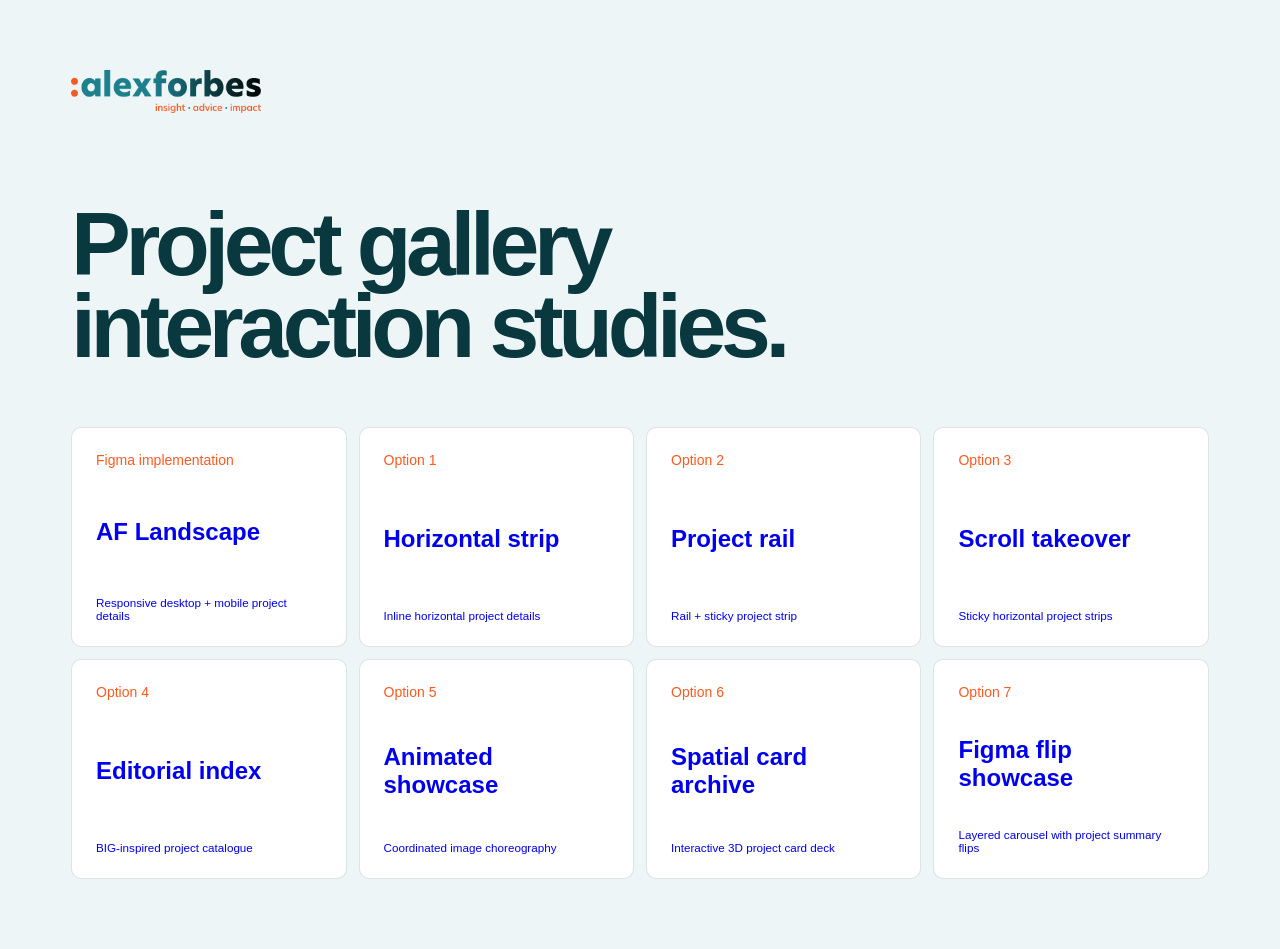
<file: index.html>
<!doctype html><html lang="en"><head><meta charset="utf-8"><meta name="viewport" content="width=device-width,initial-scale=1"><title>AF Gallery — Figma Prototypes</title><link rel="stylesheet" href="styles.css?v=20261023-option5-launcher"></head><body><main class="launcher"><img src="assets/exforbes-logo.png" alt="Alex Forbes"><h1>Project gallery interaction studies.</h1><nav class="launch-grid"><a href="landscape.html"><span>Figma implementation</span><b>AF Landscape</b><small>Responsive desktop + mobile project details</small></a><a href="main-opt-1.html"><span>Option 1</span><b>Horizontal strip</b><small>Inline horizontal project details</small></a><a href="path-4.html"><span>Option 2</span><b>Project rail</b><small>Rail + sticky project strip</small></a><a href="option-3.html"><span>Option 3</span><b>Scroll takeover</b><small>Sticky horizontal project strips</small></a><a href="option-4.html"><span>Option 4</span><b>Editorial index</b><small>BIG-inspired project catalogue</small></a><a href="option-5.html"><span>Option 5</span><b>Animated showcase</b><small>Coordinated image choreography</small></a><a href="option-6.html"><span>Option 6</span><b>Spatial card archive</b><small>Interactive 3D project card deck</small></a><a href="option-7.html"><span>Option 7</span><b>Figma flip showcase</b><small>Layered carousel with project summary flips</small></a></nav></main></body></html>
</file>
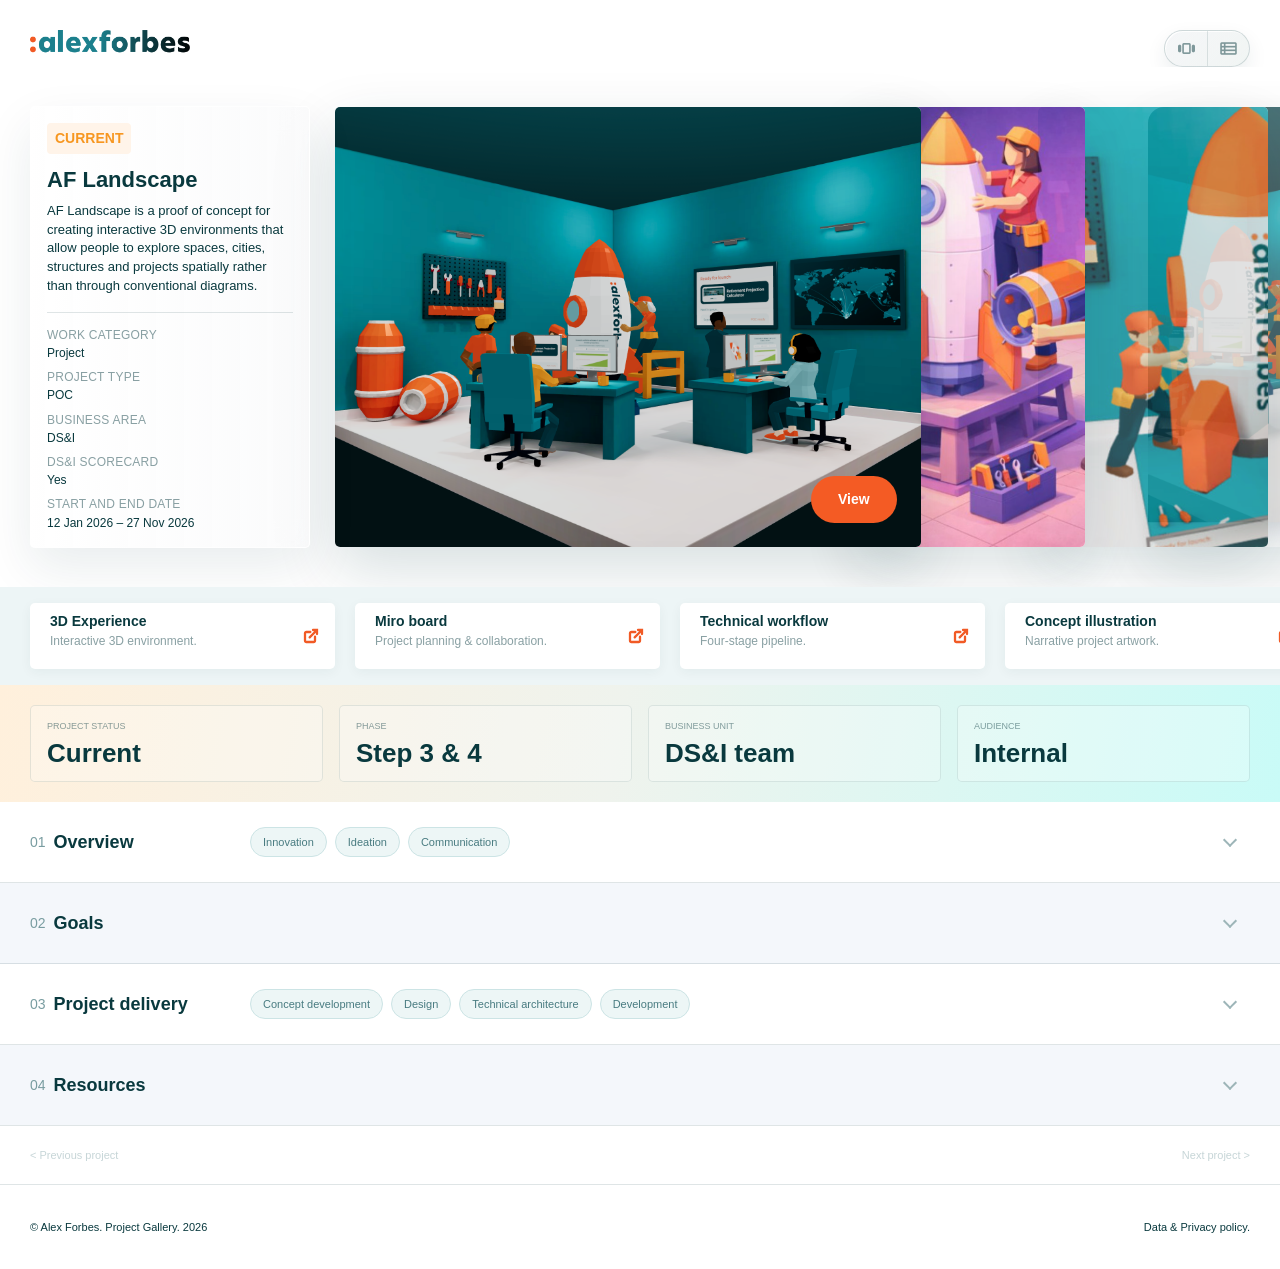
<file: landscape.html>
<!doctype html>
<html lang="en">
<head>
  <meta charset="utf-8">
  <meta name="viewport" content="width=device-width,initial-scale=1">
  <title>AF Landscape — Project details</title>
  <link rel="preconnect" href="https://fonts.googleapis.com">
  <link rel="preconnect" href="https://fonts.gstatic.com" crossorigin>
  <link href="https://fonts.googleapis.com/css2?family=Material+Symbols+Rounded:opsz,wght,FILL,GRAD@20..48,400,0,0" rel="stylesheet">
  <link rel="stylesheet" href="landscape.css?v=20261112-hidden-resource-scrollbar">
</head>
<body>
  <header class="topbar">
    <a class="topbar-logo" href="option-7.html" aria-label="Back to project gallery"><img src="assets/exforbes-logo.png" alt="Alexforbes"></a>
    <nav class="view-switch" aria-label="Project display view">
      <a class="view-switch-option" href="option-7.html" aria-label="Open gallery view" title="Gallery view"><span class="material-symbols-rounded" aria-hidden="true">view_carousel</span><span class="sr-only">Gallery view</span></a>
      <a class="view-switch-option" href="option-7-index.html" aria-label="Open project index" title="Project index"><span class="material-symbols-rounded" aria-hidden="true">view_list</span><span class="sr-only">Project index</span></a>
    </nav>
  </header>

  <main>
    <section class="hero">
      <div class="hero-glow glow-one"></div><div class="hero-glow glow-two"></div>
      <div class="hero-inner">
        <article class="glass project-intro">
          <span class="status current">Current</span>
          <h1>AF Landscape</h1>
          <p>AF Landscape is a proof of concept for creating interactive 3D environments that allow people to explore spaces, cities, structures and projects spatially rather than through conventional diagrams.</p>
          <dl class="project-meta">
            <div><dt>Work category</dt><dd>Project</dd></div>
            <div><dt>Project type</dt><dd>POC</dd></div>
            <div><dt>Business area</dt><dd>DS&amp;I</dd></div>
            <div><dt>DS&amp;I scorecard</dt><dd>Yes</dd></div>
            <div><dt>Start and end date</dt><dd>12 Jan 2026 – 27 Nov 2026</dd></div>
          </dl>
        </article>
        <div class="hero-stack">
          <figure class="deck-card hero-card" tabindex="0"><img src="assets/af-engage.png" alt="AF Landscape interactive 3D environment"><button>View</button></figure>
          <figure class="deck-card peek peek-a" tabindex="0"><img src="assets/hero-project-04.png" alt="AF Landscape concept artwork"><button>View</button></figure>
          <figure class="deck-card peek peek-b" tabindex="0"><img src="assets/hero-project-05.png" alt="AF Landscape environment artwork"><button>View</button></figure>
          <figure class="deck-card peek peek-c" tabindex="0"><img src="assets/hero-project-06.png" alt="AF Landscape interface artwork"><button>View</button></figure>
          <button class="hero-arrow hero-arrow-prev" type="button" aria-label="Previous project image">‹</button>
          <button class="hero-arrow hero-arrow-next" type="button" aria-label="Next project image">›</button>
        </div>
      </div>
      <div class="resource-strip-shell">
        <div class="resource-strip" aria-label="Project resources">
          <a href="#files"><b>3D Experience</b><span>Interactive 3D environment.</span><i>↗</i></a>
          <a href="#files"><b>Miro board</b><span>Project planning &amp; collaboration.</span><i>↗</i></a>
          <a href="#workflow"><b>Technical workflow</b><span>Four-stage pipeline.</span><i>↗</i></a>
          <a href="#files"><b>Concept illustration</b><span>Narrative project artwork.</span><i>↗</i></a>
          <a href="#files"><b>Environment assets</b><span>3D models and assets.</span><i>↗</i></a>
          <a href="#files"><b>Environment screenshots</b><span>Views and content-editor.</span><i>↗</i></a>
        </div>
      </div>
      <div class="summary">
        <div><small>Project status</small><strong>Current</strong></div>
        <div><small>Phase</small><strong>Step 3 &amp; 4</strong></div>
        <div><small>Business unit</small><strong>DS&amp;I team</strong></div>
        <div><small>Audience</small><strong>Internal</strong></div>
      </div>
    </section>

    <section class="chapter collapsed" id="overview">
      <header class="chapter-head"><div><small>01</small><h2>Overview</h2></div><div class="tags"><span>Innovation</span><span>Ideation</span><span>Communication</span></div><button class="fold" aria-label="Toggle section">⌃</button></header>
      <div class="chapter-body">
        <article class="row"><div class="row-title"><small>1.1</small><h3>Background</h3></div><div><label>What prompted the project</label><p>Organisational information is often presented through static diagrams, documents and presentations. AF Landscape explores a more engaging way to communicate how teams, roles, processes and projects connect.</p><p>The project combines a visually designed 3D environment with editable information, animation and interaction.</p></div></article>
        <article class="row"><div class="row-title"><small>1.2</small><h3>Problem or<br>opportunity</h3></div><div><label>What had to be solved</label><p>Complex organisational information can be difficult to understand when presented without context. An interactive world creates an opportunity for users to explore information spatially, focus on individual elements and move between different levels of detail.</p></div></article>
        <article class="row"><div class="row-title"><small>1.3</small><h3>Audience</h3></div><div><label>Who is it for</label><p>The proposed audience includes employees, project teams and business stakeholders who need to understand a team’s responsibilities and delivery process.</p></div></article>
        <article class="row contributors"><div class="row-title"><small>1.4</small><h3>Team &amp;<br>contributors</h3></div><div class="team-groups"><section class="team-card"><h4>DS&amp;I Team</h4><div class="team-members"><div><span class="person-orange">SP</span><b>Sponsor</b></div><div><span class="person-orange">PO</span><b>Product owner</b></div></div></section><section class="team-card"><h4>Turnbuckle Team</h4><div class="team-members"><div><span>PL</span><b>Project lead</b></div><div><span>D</span><b>Designer</b></div><div><span>DV</span><b>Back-end developer</b></div></div></section></div></article>
      </div>
    </section>

    <section class="chapter tint collapsed" id="goals">
      <header class="chapter-head"><div><small>02</small><h2>Goals</h2></div><button class="fold" aria-label="Toggle section">⌃</button></header>
      <div class="chapter-body">
        <article class="row"><div class="row-title"><small>2.1</small><h3>Success criteria</h3></div><div><label>How do we gauge its success</label><ul class="criteria"><li>Make complex organisational information easier to understand and more enjoyable to explore.</li><li>Represent a software delivery process through a recognisable visual metaphor.</li><li>Establish a reusable foundation for future interactive worlds and project visualisations.</li></ul></div></article>
        <article class="row"><div class="row-title"><small>2.2</small><h3>Progress against<br>success criteria</h3></div><div class="progress-table"><b>Success criteria</b><b>Progress</b><span>Make complex organisational information easier to understand and more enjoyable to explore.</span><span>The 3D environment uses rocket assembly, preparation and launch to represent the software delivery process.</span><span>Combine immersive storytelling with flexible, editable content.</span><span>The editor allows titles, descriptions, images and links to be updated without rebuilding the 3D scene.</span><span>Establish a reusable foundation for future interactive worlds and project visualisations.</span><em>Pending</em></div></article>
      </div>
    </section>

    <section class="chapter collapsed" id="delivery">
      <header class="chapter-head"><div><small>03</small><h2>Project <br>delivery</h2></div><div class="tags"><span>Concept development</span><span>Design</span><span>Technical architecture</span><span>Development</span></div><button class="fold" aria-label="Toggle section">⌃</button></header>
      <div class="chapter-body">
        <article class="row delivery-row"><div class="row-title"><small>3.1</small><h3>Phases &amp;<br>deliverables</h3></div><div class="phase-list">
          <details class="complete"><summary><i aria-hidden="true"><span class="material-symbols-rounded">check</span></i><span>Concept development <b class="pill done">Completed</b></span></summary></details>
          <details class="complete" open><summary><i aria-hidden="true"><span class="material-symbols-rounded">check</span></i><span>3D design &amp; asset creation <b class="pill done">Completed</b></span></summary><div class="deliverables"><article><div><span class="eyebrow">3D model</span><h4>Asset creation</h4><span class="pill done">Completed</span><small>12 Jan 2025 – 23 Jan 2025</small></div><p>A low-poly visual language gave the environment a distinctive character while keeping assets lightweight for the web. Environments, characters, lighting, textures and animations were authored in Blender.</p><img src="assets/hero-project-05.png" alt="Reusable 3D characters"></article><article><div><span class="eyebrow">3D model</span><h4>Software delivery team environment</h4><span class="pill done">Completed</span><small>26 Jan 2025 – 30 Jan 2025</small></div><p>A low-poly environment representing a software delivery team, including characters, desks, a central rocket and supporting assets.</p><img src="assets/af-engage.png" alt="Software delivery team environment"></article></div></details>
          <details class="active"><summary><i>3</i><span>Technical architecture <b class="pill current">Current</b></span></summary></details>
          <details class="active"><summary><i>4</i><span>Web development &amp; interaction <b class="pill current">Current</b></span></summary></details>
          <details><summary><i>5</i><span>Content editor development <b class="pill proposed">Proposed</b></span></summary></details>
        </div></article>
        <article class="row"><div class="row-title"><small>3.2</small><h3>Timeline</h3></div><div class="timeline"><label>Project dates — 12 Jan 2026 – 31 Dec 2026</label><div class="quarters"><b>Phase</b><b>Status</b><b>Q1</b><b>Q2</b><b>Q3</b><b>Q4</b></div><div class="timeline-row"><span>Concept development</span><span class="pill done">Completed</span><div class="timeline-track"><i style="--from:0%;--size:24%"></i></div></div><div class="timeline-row"><span>3D design &amp; asset creation</span><span class="pill done">Completed</span><div class="timeline-track"><i style="--from:12%;--size:25%"></i></div></div><div class="timeline-row"><span>Technical architecture</span><span class="pill current">Current</span><div class="timeline-track"><i class="orange" style="--from:38%;--size:25%"></i></div></div><div class="timeline-row"><span>Web development &amp; interaction</span><span class="pill current">Current</span><div class="timeline-track"><i class="orange" style="--from:63%;--size:24%"></i></div></div><div class="timeline-row"><span>Content editor development</span><span class="pill proposed">Proposed</span><div class="timeline-track"><i class="grey" style="--from:76%;--size:24%"></i></div></div></div></article>
        <article class="row"><div class="row-title"><small>3.3</small><h3>Project<br>reflections</h3></div><div><label>Describe your experience of the project</label><p>AF Landscape provides a promising foundation for presenting team information in a more engaging way. Focusing on one software delivery team helped give the experience a clear story and manageable scope.</p><p>The next priority should be testing with internal teams to understand how easily they can explore the environment and find relevant information.</p></div></article>
      </div>
    </section>

    <section class="chapter tint collapsed" id="resources">
      <header class="chapter-head"><div><small>04</small><h2>Resources</h2></div><button class="fold" aria-label="Toggle section">⌃</button></header>
      <div class="chapter-body">
        <article class="row"><div class="row-title"><small>4.1</small><h3>Tools &amp;<br>technology</h3></div><table><thead><tr><th>Tool / technology</th><th>Role</th></tr></thead><tbody><tr><td>Blender</td><td>Environments, assets, materials, lighting, rigging and animation</td></tr><tr><td>Python</td><td>Asset preparation and optimisation</td></tr><tr><td>React</td><td>Interface and editing controls</td></tr><tr><td>React Three Fiber</td><td>Integration of interactive 3D scenes within React</td></tr><tr><td>Three.js</td><td>3D rendering and scene interaction</td></tr><tr><td>Vite</td><td>Web application development and build tooling</td></tr><tr><td>Miro</td><td>Concept planning and collaboration</td></tr></tbody></table></article>
        <article class="row" id="workflow"><div class="row-title"><small>4.2</small><h3>How it works</h3></div><div class="workflow"><label>How do the different parts work together</label><div><article><b>01</b><h4>Scene creation</h4><p>Building assets, materials and animations.</p></article><article><b>02</b><h4>Asset preparation</h4><p>Optimising and organising content for the web.</p></article><article><b>03</b><h4>Web integration</h4><p>Bringing the prepared scenes into the interactive application.</p></article><article><b>04</b><h4>Interaction &amp; information</h4><p>Configuring information, camera views and animation actions.</p></article></div></div></article>
        <article class="row" id="files"><div class="row-title"><small>4.3</small><h3>Files &amp; links</h3></div><div class="files"><label>Where to access supporting material</label><div class="file-grid"><a><img src="assets/af-engage.png" alt=""><b>Forbes 3D Experience</b><span>Explore the software delivery team within an interactive 3D environment.</span><i>↗ View</i></a><a><img src="assets/hero-project-02.png" alt=""><b>Miro project board</b><span>Project planning and collaboration.</span><i>↗ View</i></a><a><img src="assets/hero-project-03.png" alt=""><b>Technical workflow diagram</b><span>How content moves from source system to experience.</span><i>↗ View</i></a><a><img src="assets/hero-project-04.png" alt=""><b>Concept illustration</b><span>Early narrative and spatial artwork for the project.</span><i>↗ View</i></a><a><img src="assets/hero-project-05.png" alt=""><b>Character and environment assets</b><span>3D character and environment production files.</span><i>↗ View</i></a><a><img src="assets/hero-project-06.png" alt=""><b>Environment and editor screenshots</b><span>Reference views and content-editor layouts.</span><i>↗ View</i></a></div></div></article>
      </div>
    </section>
  </main>
  <nav class="project-pagination" aria-label="Project navigation">
    <a class="is-disabled" aria-label="Previous project unavailable" aria-disabled="true" tabindex="-1">&lt; Previous project</a>
    <a class="is-disabled" aria-label="Next project unavailable" aria-disabled="true" tabindex="-1">Next project &gt;</a>
  </nav>
  <footer><span>© Alex Forbes. Project Gallery. 2026</span><span>Data &amp; Privacy policy.</span></footer>
  <script src="landscape.js?v=20261112-hidden-resource-scrollbar"></script>
</body>
</html>
</file>
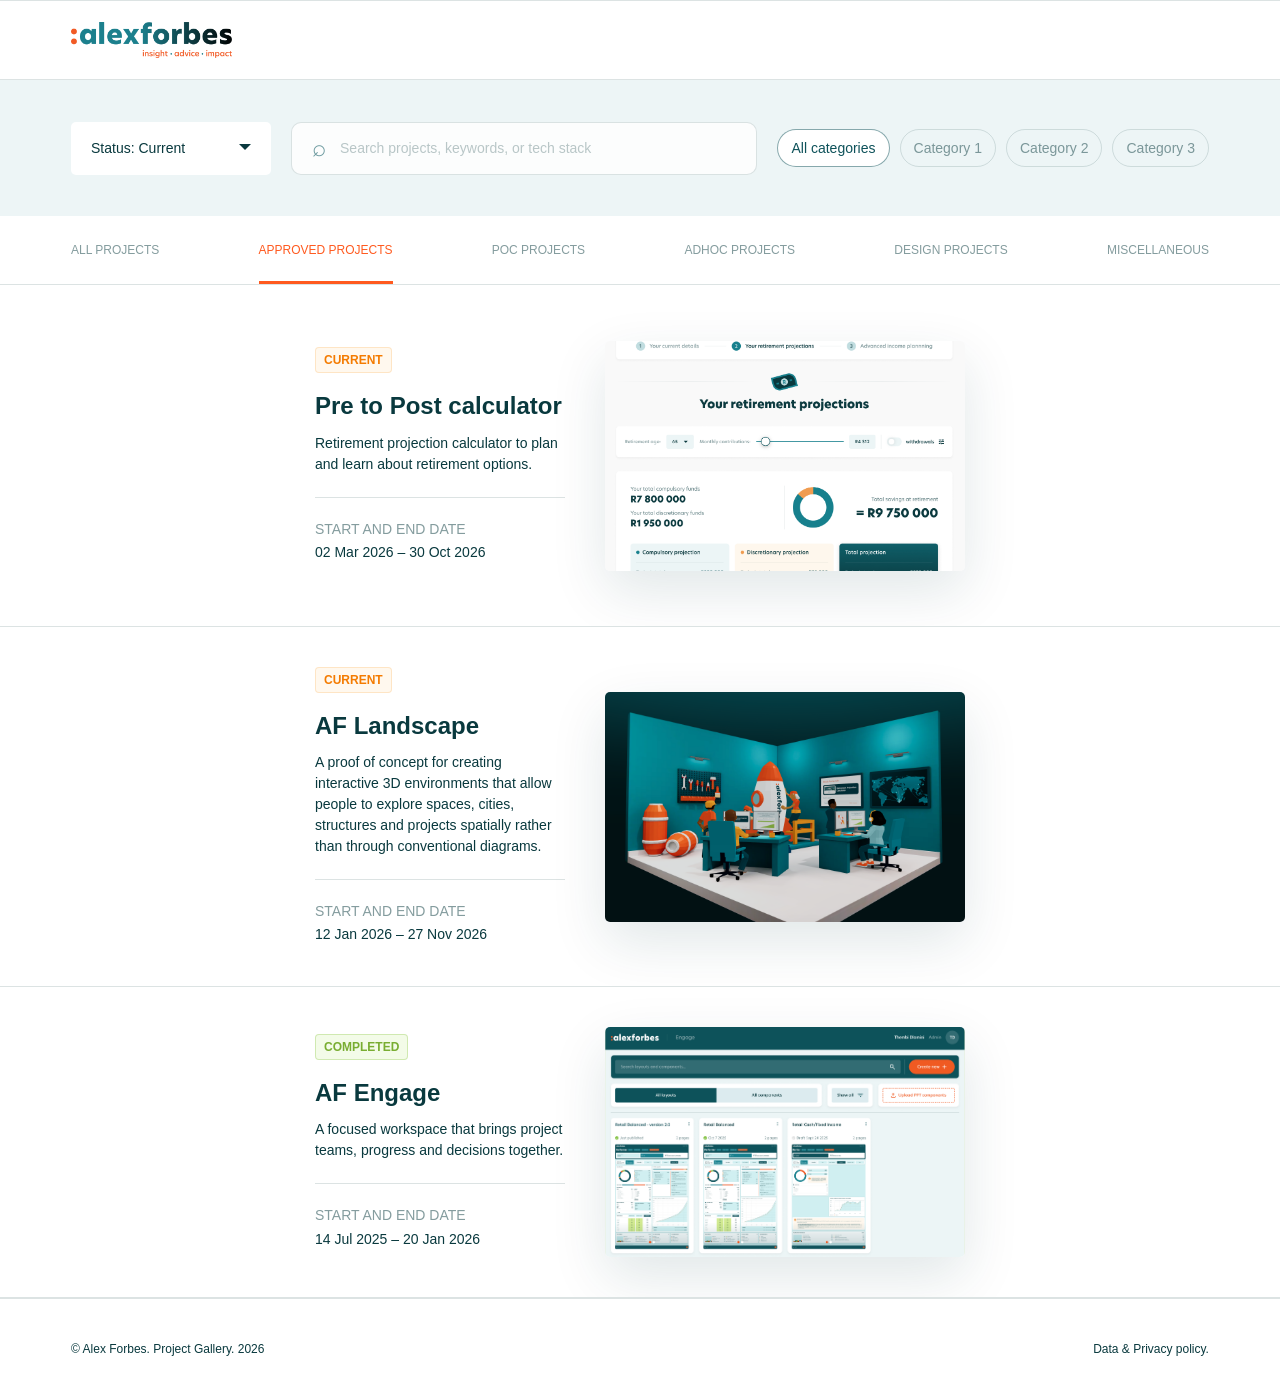
<file: main-opt-1.html>
<!doctype html><html lang="en"><head><meta charset="utf-8"><meta name="viewport" content="width=device-width,initial-scale=1"><title>AF Gallery — Option 1: Horizontal strip</title><link rel="stylesheet" href="styles.css?v=20261023-option1-restored"></head><body><div class="app option1-app" id="app"></div><script src="app.js"></script><script>
const app=document.querySelector('#app');
app.innerHTML=header()+`<main id="list"></main>`+footer();
const list=document.querySelector('#list');
const rowMarkup=p=>`<article class="list-row" data-id="${p.id}" data-title="${p.title.toLowerCase()}" aria-expanded="false"><div class="list-info">${info(p)}</div>${art(p)}</article>`;
list.innerHTML=projects.map(rowMarkup).join('');
const landscape=list.querySelector('[data-id="landscape"]');
function expandLandscape(){
  if(landscape.classList.contains('is-expanded'))return;
  const y=window.scrollY;
  const update=()=>{
    landscape.className='list-row is-selected is-expanded';
    landscape.setAttribute('aria-expanded','true');
    landscape.innerHTML=`<div class="expanded-track"><div class="list-info expanded-context">${info(projects[1])}<button class="view-btn" type="button">View</button></div>${art(projects[1])}<dl class="meta expanded-meta"><div><dt>Work category</dt><dd>Project</dd></div><div><dt>Project type</dt><dd>POC</dd></div><div><dt>Business area</dt><dd>DS&amp;I</dd></div><div><dt>DS&amp;I scorecard</dt><dd>Yes</dd></div></dl>${overview()}${landscapeContinuation()}</div>`;
  };
  if(document.startViewTransition&&!matchMedia('(prefers-reduced-motion: reduce)').matches){
    document.documentElement.classList.add('is-transitioning');
    const transition=document.startViewTransition(update);
    transition.ready.then(()=>window.scrollTo(0,y));
    transition.finished.finally(()=>{document.documentElement.classList.remove('is-transitioning');scheduleScrollHint()});
  }else{
    const startHeight=landscape.getBoundingClientRect().height;
    update();
    const endHeight=landscape.getBoundingClientRect().height;
    landscape.animate([{height:startHeight+'px',opacity:.96},{height:endHeight+'px',opacity:1}],{duration:1050,easing:'cubic-bezier(.16,1,.3,1)'});
    window.scrollTo(0,y);scheduleScrollHint()
  }
  sessionStorage.setItem('af-main-scroll',String(y));
}
let isCollapsing=false;
async function collapseLandscape(){
  if(!landscape.classList.contains('is-expanded')||isCollapsing)return;
  isCollapsing=true;
  clearTimeout(hintTimer);
  const y=window.scrollY;
  const update=()=>{
    landscape.className='list-row';
    landscape.setAttribute('aria-expanded','false');
    landscape.innerHTML=`<div class="list-info">${info(projects[1])}</div>${art(projects[1])}`;
    landscape.scrollLeft=0;
    userMoved=false;
  };
  if(!matchMedia('(prefers-reduced-motion: reduce)').matches){
    const expandedHeight=landscape.getBoundingClientRect().height;
    const track=landscape.querySelector('.expanded-track');
    if(track)await track.animate([
      {opacity:1,transform:'translate3d(0,0,0) scale(1)',filter:'blur(0)'},
      {opacity:0,transform:'translate3d(-10px,4px,0) scale(.996)',filter:'blur(1.5px)'}
    ],{duration:220,easing:'cubic-bezier(.4,0,.6,1)',fill:'forwards'}).finished.catch(()=>{});
    const contractAnimation=landscape.animate([
      {height:expandedHeight+'px',filter:'brightness(1)'},
      {height:'310px',filter:'brightness(.98)'}
    ],{duration:480,easing:'cubic-bezier(.76,0,.24,1)',fill:'forwards'});
    await contractAnimation.finished.catch(()=>{});
    update();
    contractAnimation.cancel();
    window.scrollTo(0,y);
    const children=[...landscape.children];
    children.forEach((child,index)=>child.animate([
      {opacity:0,transform:'translateY(8px)'},
      {opacity:1,transform:'translateY(0)'}
    ],{duration:460,delay:40+index*55,easing:'cubic-bezier(.16,1,.3,1)',fill:'backwards'}));
  }else{
    update();
    window.scrollTo(0,y);
  }
  setTimeout(()=>{isCollapsing=false},580);
}
list.addEventListener('click',e=>{const row=e.target.closest('[data-id]');if(row?.dataset.id==='landscape')expandLandscape()});
landscape.addEventListener('pointermove',e=>{const card=e.target.closest('.expanded-context');if(!card)return;const r=card.getBoundingClientRect();const x=(e.clientX-r.left)/r.width-.5;const y=(e.clientY-r.top)/r.height-.5;card.style.setProperty('--context-tilt-x',`${(-y*3).toFixed(2)}deg`);card.style.setProperty('--context-tilt-y',`${(x*6-2).toFixed(2)}deg`)});
landscape.addEventListener('pointerleave',()=>{const card=landscape.querySelector('.expanded-context');if(!card)return;card.style.setProperty('--context-tilt-x','0deg');card.style.setProperty('--context-tilt-y','-2deg')});
let dragging=false,startX=0,startLeft=0,userMoved=false,jiggling=false,hintTimer;
function scheduleScrollHint(){
  clearTimeout(hintTimer);
  if(matchMedia('(prefers-reduced-motion: reduce)').matches)return;
  hintTimer=setTimeout(()=>{if(!userMoved&&landscape.scrollLeft<4)jiggleScroll()},1500)
}
function jiggleScroll(){
  jiggling=true;
  const start=performance.now(),duration=1200,amplitude=42;
  function frame(now){
    const progress=Math.min((now-start)/duration,1);
    landscape.scrollLeft=Math.abs(Math.sin(progress*Math.PI*2))*amplitude*(1-progress*.25);
    if(progress<1)requestAnimationFrame(frame);else{landscape.scrollLeft=0;jiggling=false}
  }
  requestAnimationFrame(frame)
}
landscape.addEventListener('pointerdown',e=>{if(!landscape.classList.contains('is-expanded'))return;userMoved=true;dragging=true;startX=e.clientX;startLeft=landscape.scrollLeft;landscape.setPointerCapture(e.pointerId)});
landscape.addEventListener('pointermove',e=>{if(dragging)landscape.scrollLeft=startLeft-(e.clientX-startX)});
landscape.addEventListener('pointerup',()=>dragging=false);
landscape.addEventListener('pointercancel',()=>dragging=false);
landscape.addEventListener('wheel',()=>userMoved=true,{passive:true});
landscape.addEventListener('touchstart',()=>userMoved=true,{passive:true});
landscape.addEventListener('scroll',()=>{if(!jiggling&&landscape.scrollLeft>4)userMoved=true},{passive:true});
document.addEventListener('click',e=>{if(landscape.classList.contains('is-expanded')&&!e.target.closest('.list-row.is-expanded'))collapseLandscape()});
bindFilters();
if('scrollRestoration' in history)history.scrollRestoration='manual';
sessionStorage.removeItem('af-main-scroll');
requestAnimationFrame(()=>window.scrollTo({top:0,left:0,behavior:'instant'}));
if(new URLSearchParams(location.search).get('expanded')==='1')expandLandscape();
</script></body></html>
</file>
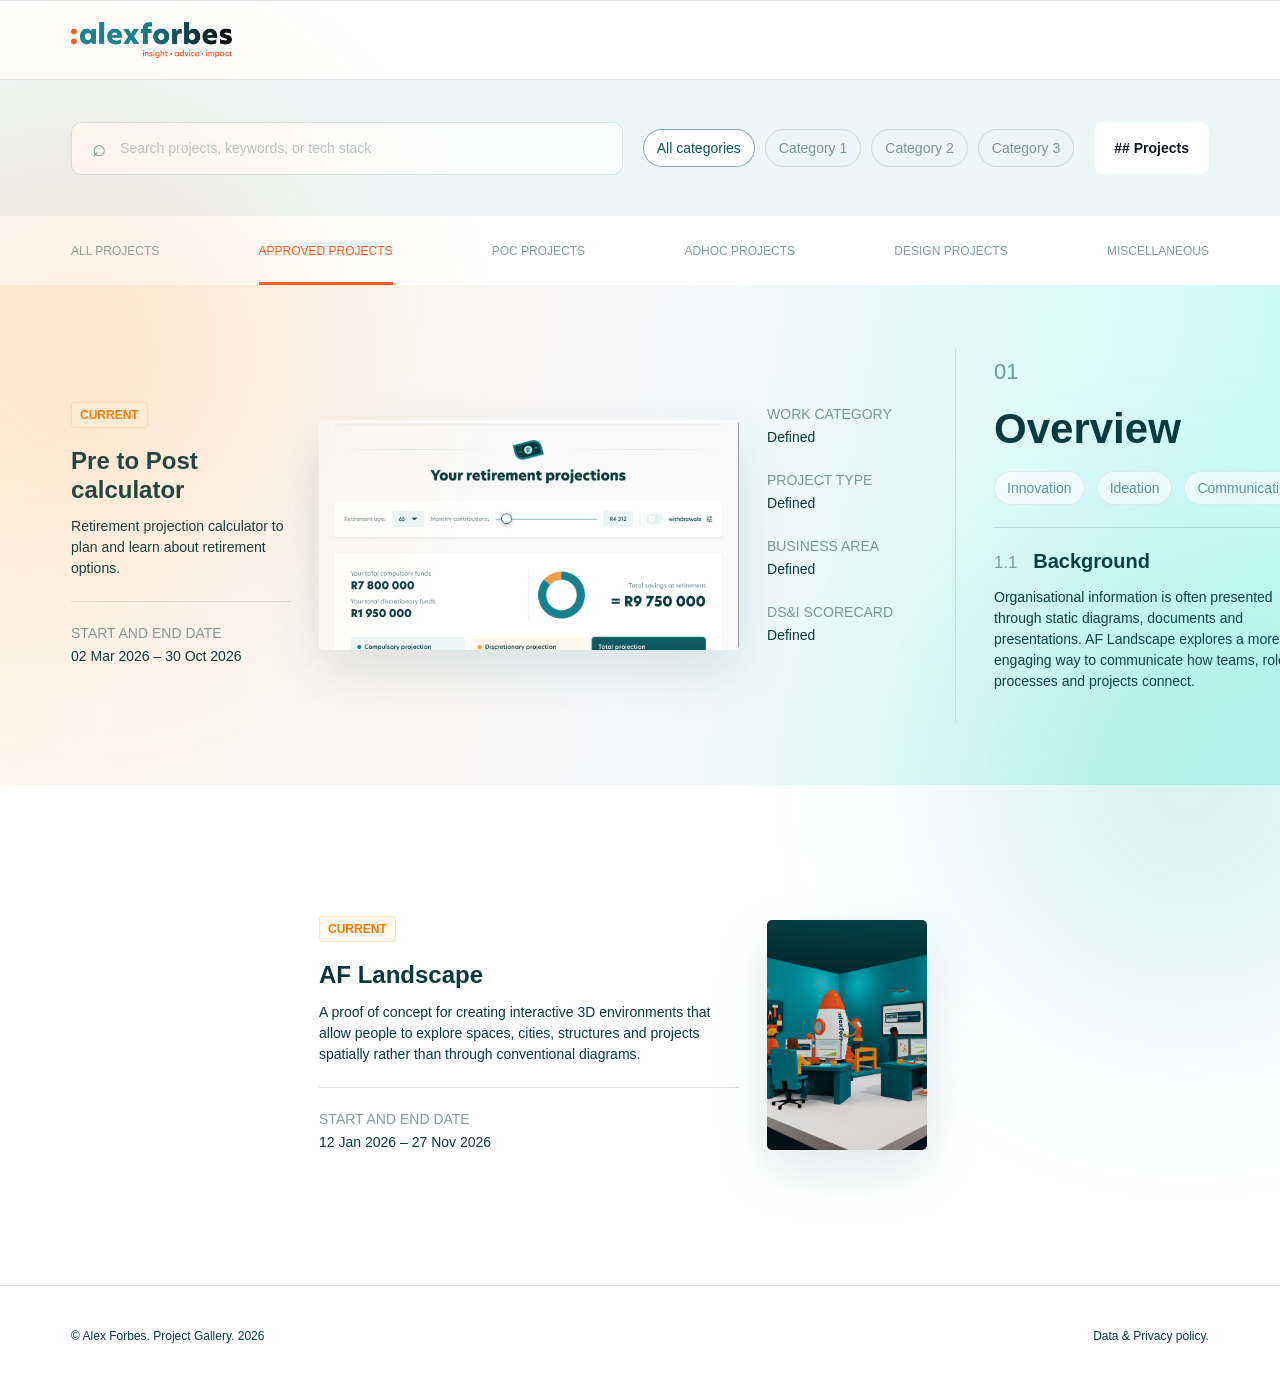
<file: option-2.html>
<!doctype html><html lang="en"><head><meta charset="utf-8"><meta name="viewport" content="width=device-width,initial-scale=1"><title>AF Gallery — Main Option 2</title><link rel="stylesheet" href="styles.css"></head><body><div class="app" id="app"></div><script src="app.js"></script><script>
const app=document.querySelector('#app');app.innerHTML=header().replace('<button class="select"><span>Status: </span><b>Current</b></button>','').replace('</section><nav','<span class="count">## Projects</span></section><nav')+`<main id="opt2"></main>`+footer();const root=document.querySelector('#opt2');root.innerHTML=`<section class="opt2-row gradient glow"><div class="opt2-intro">${info(projects[0])}</div><div>${art(projects[0])}</div><dl class="meta"><div><dt>Work category</dt><dd>Defined</dd></div><div><dt>Project type</dt><dd>Defined</dd></div><div><dt>Business area</dt><dd>Defined</dd></div><div><dt>DS&amp;I scorecard</dt><dd>Defined</dd></div></dl>${overview()}</section><section class="opt2-row white"><div></div><div class="opt2-intro">${info(projects[1])}</div><div>${art(projects[1])}</div></section>`;bindFilters();
</script></body></html>
</file>
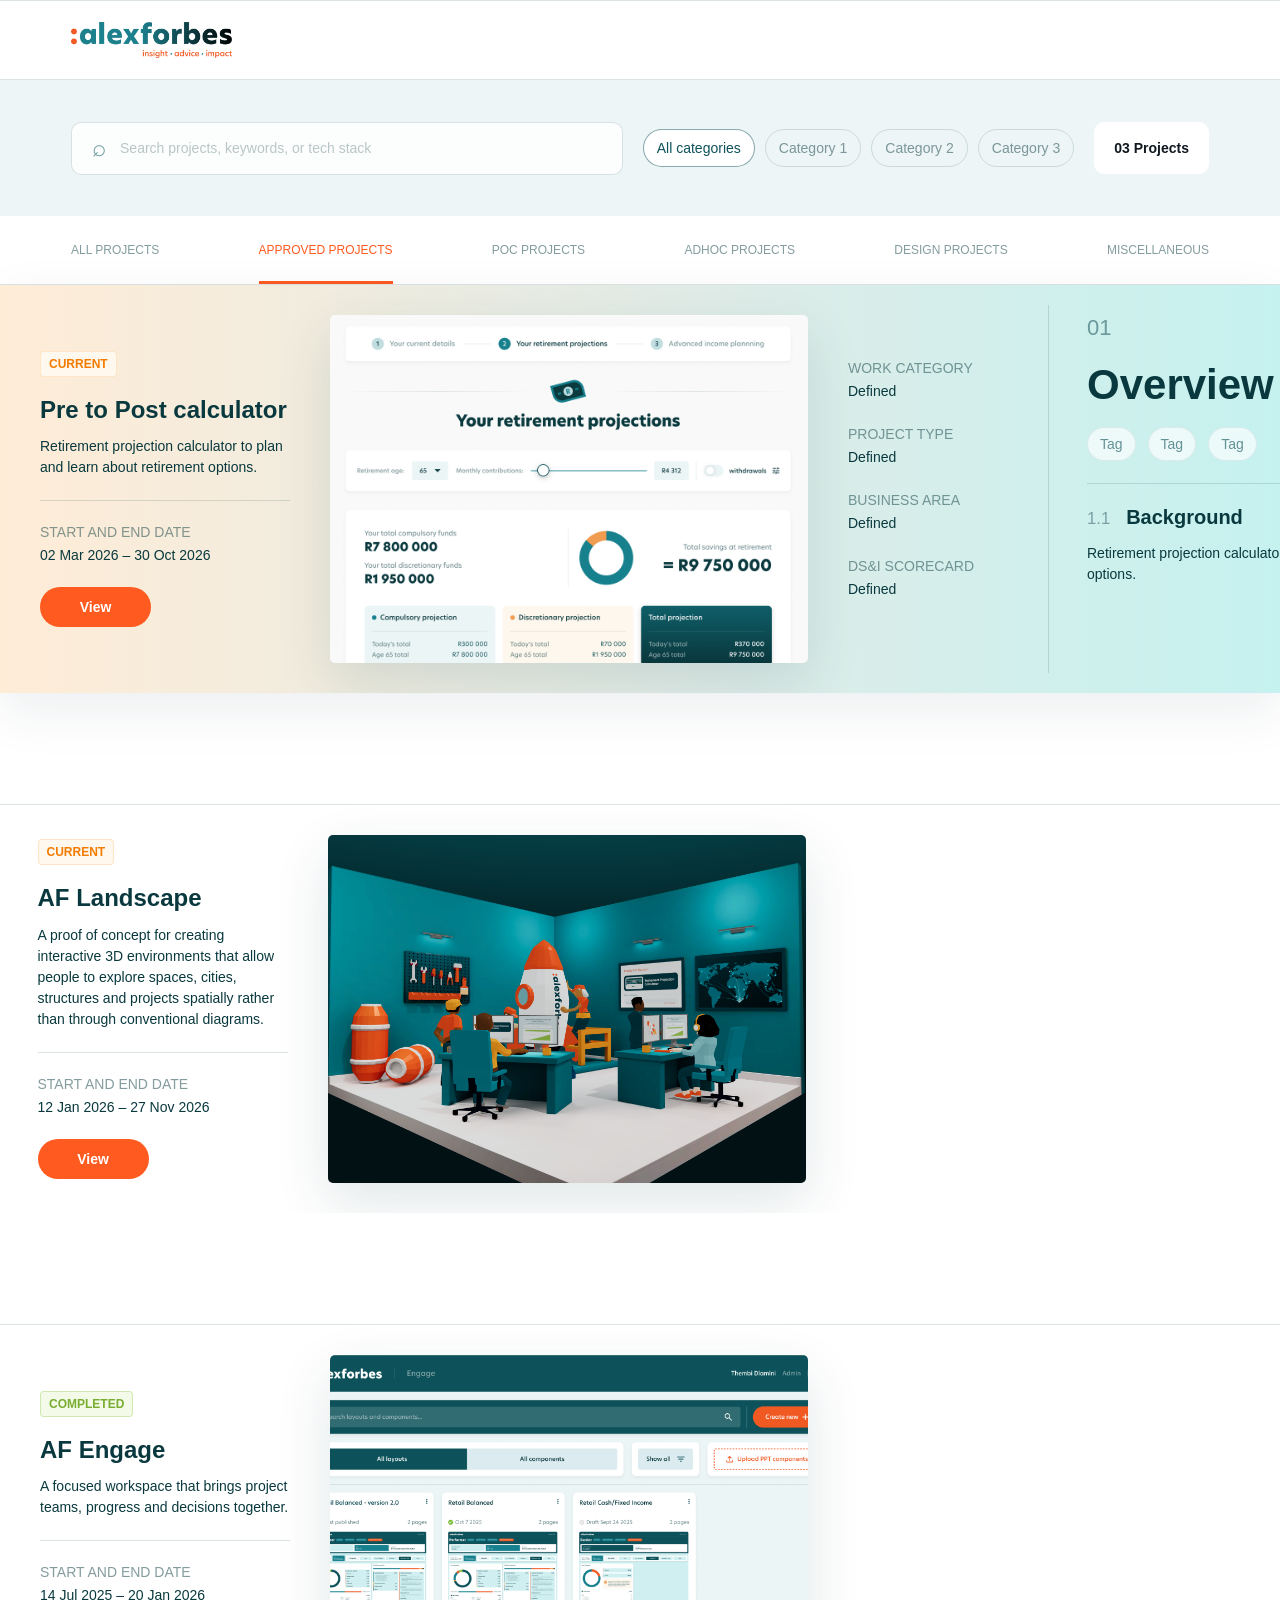
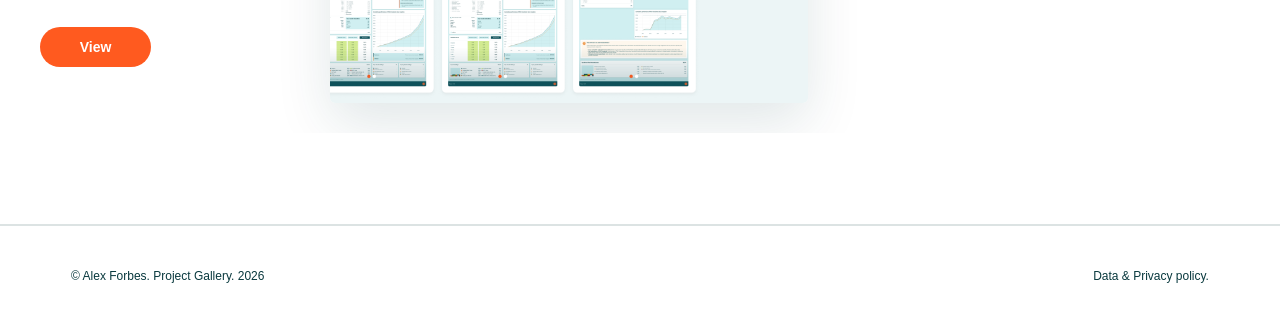
<file: option-3.html>
<!doctype html>
<html lang="en">
<head>
  <meta charset="utf-8">
  <meta name="viewport" content="width=device-width,initial-scale=1">
  <title>AF Gallery — Option 3: Scroll takeover</title>
  <link rel="stylesheet" href="styles.css?v=20261023-option3-border">
</head>
<body>
  <div class="app option3-app" id="app"></div>
  <script src="app.js"></script>
  <script>
    const app=document.querySelector('#app');
    const projectMeta=p=>`<dl class="meta option3-meta"><div><dt>Work category</dt><dd>${p.id==='pre'?'Defined':'Project'}</dd></div><div><dt>Project type</dt><dd>${p.id==='landscape'?'POC':'Defined'}</dd></div><div><dt>Business area</dt><dd>${p.id==='landscape'?'DS&I':'Defined'}</dd></div><div><dt>DS&I scorecard</dt><dd>${p.id==='landscape'?'Yes':'Defined'}</dd></div></dl>`;
    const projectOverview=p=>`<section class="overview"><span class="num">01</span><h2>Overview</h2><div class="tags"><span class="tag">${p.id==='landscape'?'Innovation':'Tag'}</span><span class="tag">${p.id==='landscape'?'Ideation':'Tag'}</span><span class="tag">${p.id==='landscape'?'Communication':'Tag'}</span></div><h3><small>1.1</small>Background</h3><p>${p.desc}</p></section>`;
    const projectStrip=(p,index)=>`<section class="option3-section" data-project="${p.id}"><article class="option3-strip ${index===0?'is-active':''}" tabindex="0"><div class="option3-track"><div class="option3-intro">${info(p)}<button class="view-btn option3-view" type="button">View</button></div><div class="option3-art">${art(p)}</div>${projectMeta(p)}${projectOverview(p)}${p.id==='landscape'?landscapeContinuation():''}</div></article></section>`;
    const pageHeader=header().replace('<button class="select"><span>Status: </span><b>Current</b></button>','').replace('</section><nav','<span class="count">03 Projects</span></section><nav');
    app.innerHTML=pageHeader+`<main class="option3-projects">${projects.map(projectStrip).join('')}</main>`+footer();
    bindFilters();

    const sections=[...document.querySelectorAll('.option3-section')];
    const strips=sections.map(section=>section.querySelector('.option3-strip'));
    let activeIndex=-1,scrollTick=false;
    function updateActiveStrip(){
      scrollTick=false;
      let nextIndex=0;
      const activationLine=innerHeight*.55;
      sections.forEach((section,index)=>{
        if(section.getBoundingClientRect().top<=activationLine)nextIndex=index;
      });
      if(nextIndex===activeIndex)return;
      activeIndex=nextIndex;
      strips.forEach((strip,index)=>strip.classList.toggle('is-active',index===activeIndex));
    }
    addEventListener('scroll',()=>{if(!scrollTick){scrollTick=true;requestAnimationFrame(updateActiveStrip)}},{passive:true});
    addEventListener('resize',updateActiveStrip,{passive:true});
    strips.forEach(strip=>{
      let dragging=false,startX=0,startLeft=0;
      strip.addEventListener('pointerdown',e=>{if(e.button!==0)return;e.preventDefault();dragging=true;startX=e.clientX;startLeft=strip.scrollLeft;strip.setPointerCapture(e.pointerId)});
      strip.addEventListener('pointermove',e=>{if(dragging)strip.scrollLeft=startLeft-(e.clientX-startX)});
      strip.addEventListener('pointerup',()=>dragging=false);
      strip.addEventListener('pointercancel',()=>dragging=false);
    });
    updateActiveStrip();
    if('scrollRestoration' in history)history.scrollRestoration='manual';
    window.scrollTo({top:0,left:0,behavior:'instant'});
  </script>
</body>
</html>
</file>
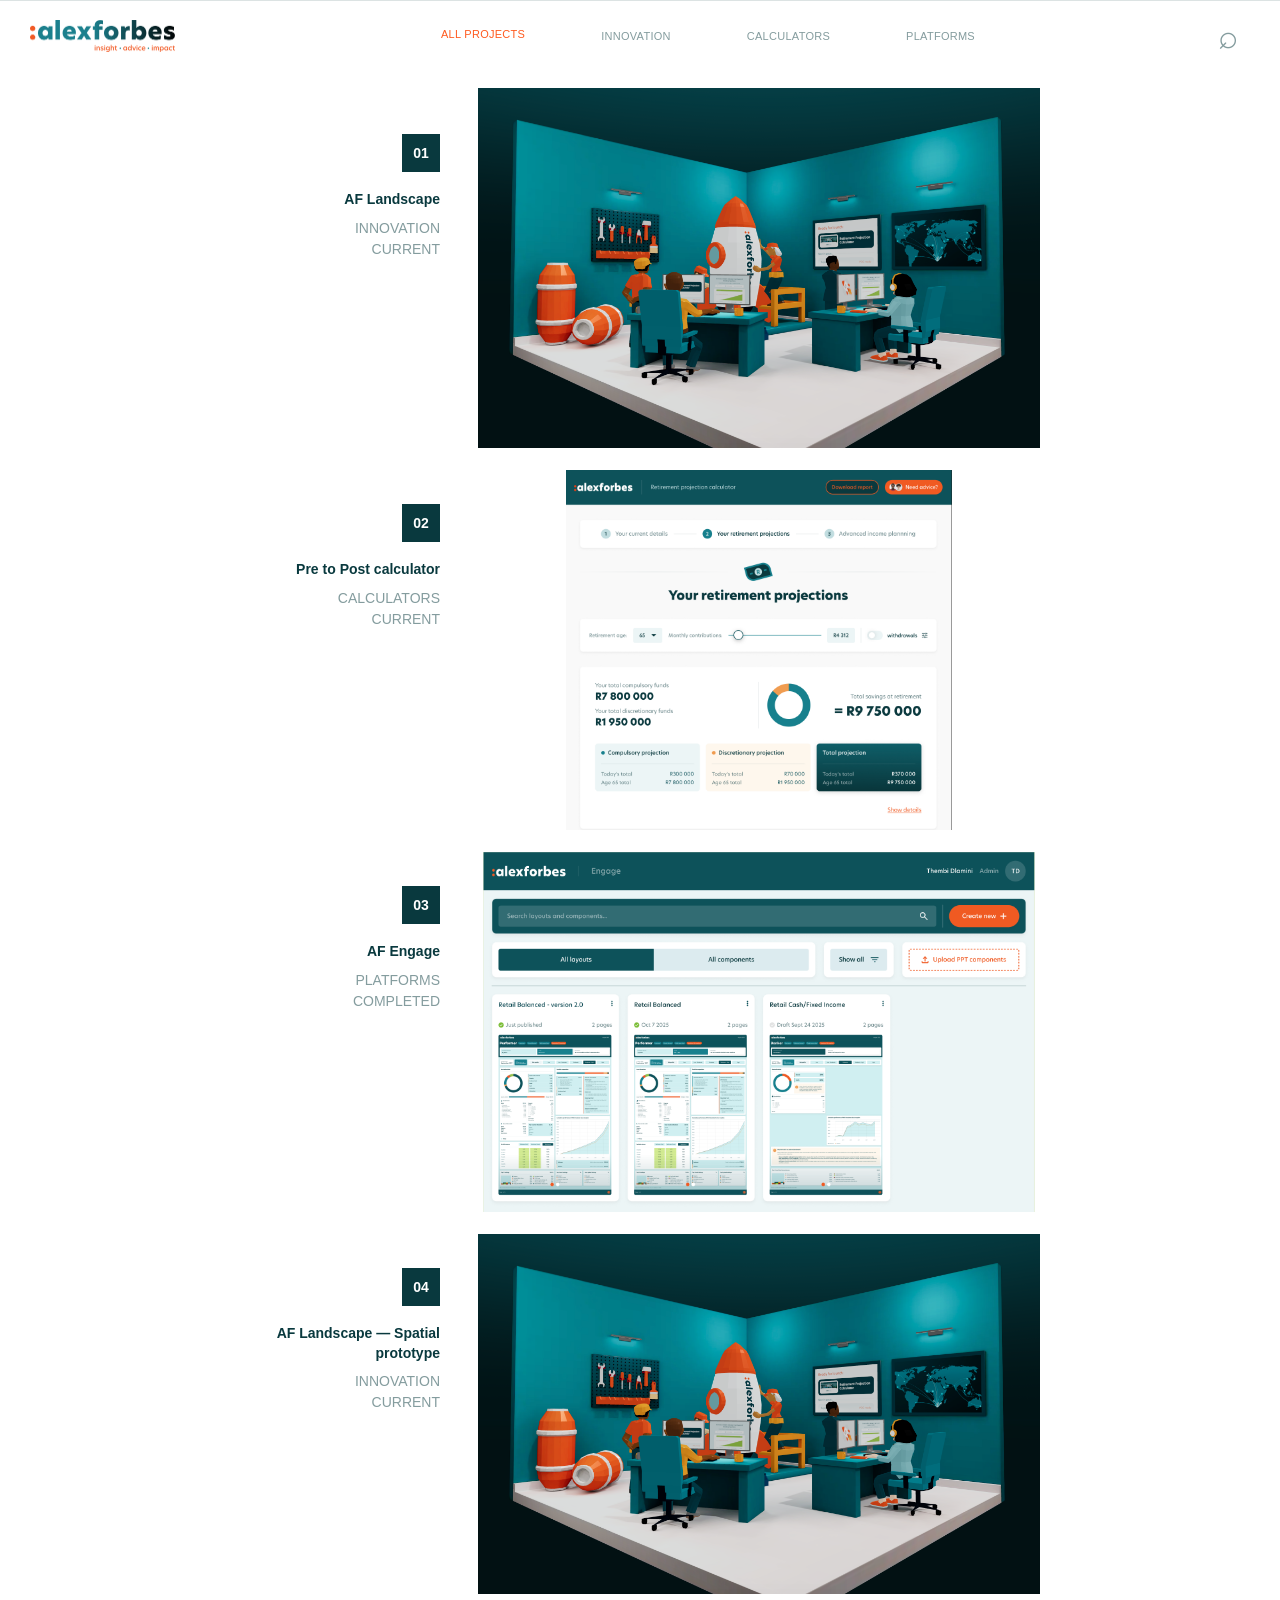
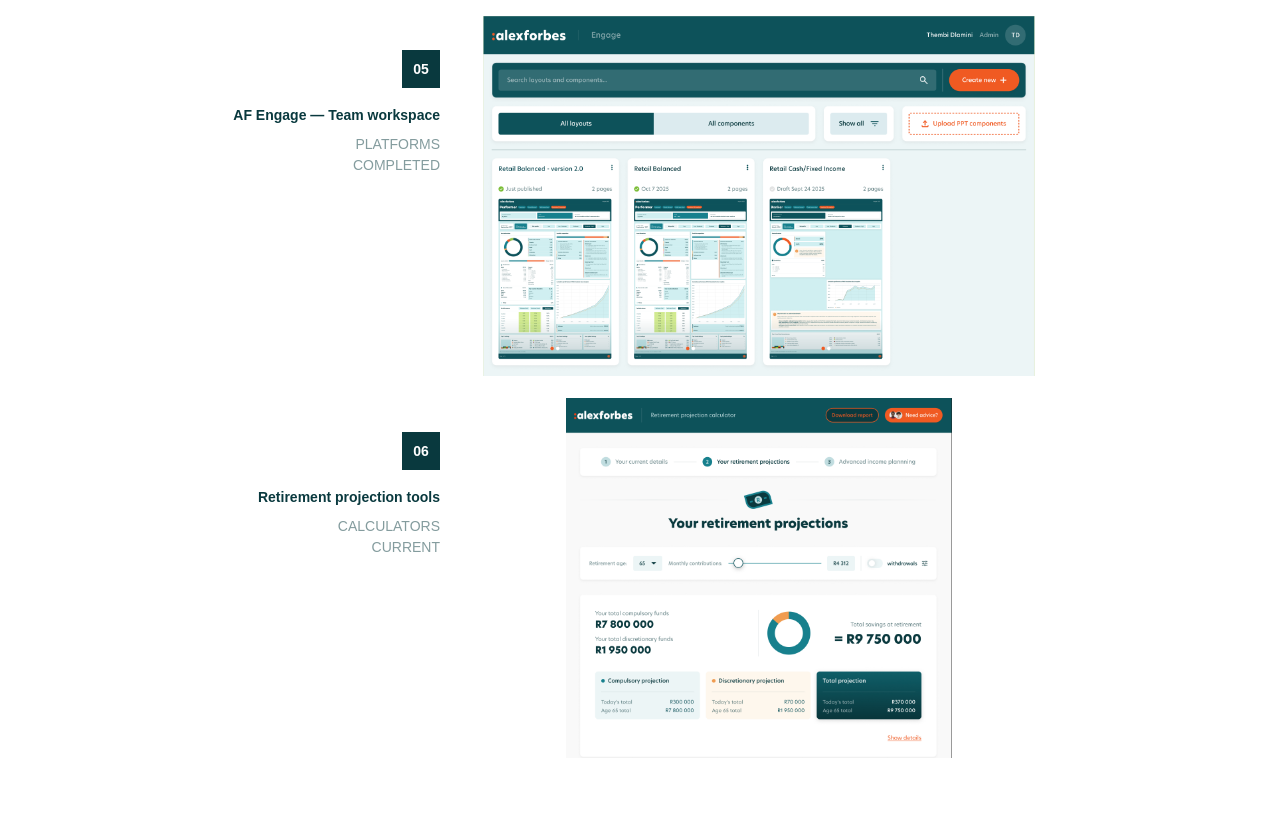
<file: option-4.html>
<!doctype html>
<html lang="en">
<head>
  <meta charset="utf-8">
  <meta name="viewport" content="width=device-width,initial-scale=1">
  <title>AF Gallery — Option 4: Editorial index</title>
  <link rel="stylesheet" href="styles.css?v=20261023-option4ac">
</head>
<body>
  <div class="app option4-app" id="app"></div>
  <script src="app.js"></script>
  <script>
    const app=document.querySelector('#app');
    const catalogue=[
      {...projects[1],category:'Innovation',code:'01'},
      {...projects[0],category:'Calculators',code:'02'},
      {...projects[2],category:'Platforms',code:'03'},
      {...projects[1],title:'AF Landscape — Spatial prototype',category:'Innovation',code:'04'},
      {...projects[2],title:'AF Engage — Team workspace',category:'Platforms',code:'05'},
      {...projects[0],title:'Retirement projection tools',category:'Calculators',code:'06'}
    ];
    let visible=[...catalogue],activeIndex=0;
    const card=(p,i)=>`<article class="option4-project" data-index="${i}" data-title="${p.title.toLowerCase()}" data-category="${p.category}"><button class="option4-open" type="button" aria-label="Open ${p.title}"><div class="option4-meta"><span class="option4-mark">${p.code}</span><h2>${p.title}</h2><p>${p.category}</p><span>${p.status.toUpperCase()}</span></div><div class="option4-image"><img src="${p.img}" alt="${p.title}"><span class="option4-view">View project</span></div></button></article>`;
    app.innerHTML=`<header class="option4-header"><a href="index.html"><img src="assets/exforbes-logo.png" alt="Alex Forbes"></a><nav class="option4-disciplines" aria-label="Project categories"><button class="active" data-filter="All">All projects</button><button data-filter="Innovation">Innovation</button><button data-filter="Calculators">Calculators</button><button data-filter="Platforms">Platforms</button></nav><button class="option4-search-toggle" type="button" aria-label="Search">⌕</button></header><section class="option4-search-panel"><label class="search"><input placeholder="Search projects, keywords, or tech stack"></label></section><main class="option4-catalogue"></main><div class="option4-dialog" role="dialog" aria-modal="true" aria-hidden="true"></div>`;
    const list=app.querySelector('.option4-catalogue');
    const dialog=app.querySelector('.option4-dialog');
    const input=app.querySelector('.option4-search-panel input');
    let filter='All';
    function render(){
      const query=input.value.trim().toLowerCase();
      visible=catalogue.filter(p=>(filter==='All'||p.category===filter)&&p.title.toLowerCase().includes(query));
      list.innerHTML=visible.map(card).join('')||`<p class="option4-empty">No projects found.</p>`;
    }
    function projectDetails(p){
      if(p.type!=='land')return `<section class="option4-detail-panel"><span class="option4-mark">01</span><h2>Overview</h2><div class="tags"><span class="tag">${p.category}</span><span class="tag">${p.status}</span></div><h3><small>1.1</small> Background</h3><p>${p.desc}</p><div class="date"><span>Start and end date</span><b>${p.date}</b></div></section>`;
      return `<section class="option4-detail-panel"><span class="option4-mark">01</span><h2>Overview</h2><div class="tags"><span class="tag">Innovation</span><span class="tag">Ideation</span><span class="tag">Communication</span></div><h3><small>1.1</small> Background</h3><p>Organisational information is often presented through static diagrams, documents and presentations. AF Landscape explores a more engaging way to communicate how teams, roles, processes and projects connect.</p></section><section class="option4-detail-panel"><span class="option4-mark">02</span><h2>Goals</h2><h3><small>2.1</small> Success criteria</h3><ul class="criteria"><li>Make complex organisational information easier to understand and more enjoyable to explore.</li><li>Represent a software delivery process through a recognisable visual metaphor.</li><li>Establish a reusable foundation for future interactive worlds and project visualisations.</li></ul></section><section class="option4-detail-panel option4-delivery-panel"><span class="option4-mark">03</span><h2>Project delivery</h2><div class="delivery-tags"><span class="tag">Concept development</span><span class="tag">Design</span><span class="tag">Technical architecture</span><span class="tag">Development</span></div><h3><small>3.1</small> Phases &amp; deliverables</h3><ol class="phases"><li>Concept development <span class="phase-status">Completed</span></li><li>3D design &amp; asset creation <span class="phase-status">Completed</span></li><li>Technical architecture <span class="phase-status current">Current</span></li><li>Web development &amp; interaction <span class="phase-status current">Current</span></li><li>Content editor development <span class="phase-status proposed">Proposed</span></li></ol></section><article class="option4-detail-panel option4-detail-media"><p>A low-poly visual language gave the environment a distinctive character while keeping assets lightweight for the web.<br><br>Environments, characters, lighting, textures and animations were authored in Blender.</p><div class="process-image characters"><img src="assets/af-landscape.png" alt="Reusable low-poly characters"></div><em>Reusable characters developed for the interactive environment.</em></article><article class="option4-detail-panel option4-detail-media"><p>A low-poly environment representing a software delivery team, including characters, desks, a central rocket and supporting assets prepared for web use.</p><div class="process-image environments"><img src="assets/af-landscape.png" alt="Low-poly environment assets"></div><em>The software delivery team within the interactive 3D environment.</em></article><section class="option4-detail-panel option4-resource-panel"><span class="option4-mark">04</span><h2>Resources</h2><h3><small>4.1</small> Phases &amp; deliverables</h3><div class="resource-grid"><div class="resource-card"><strong>3D Experience</strong><span>Interactive 3D environment.</span></div><div class="resource-card"><strong>Miro board</strong><span>Project planning &amp; collaboration.</span></div><div class="resource-card"><strong>Technical workflow</strong><span>Four-stage pipeline.</span></div><div class="resource-card"><strong>Concept illustration</strong><span>Narrative project artwork.</span></div><div class="resource-card"><strong>Environment assets</strong><span>3D models and assets.</span></div><div class="resource-card"><strong>Environment screenshots</strong><span>Views and control-editor.</span></div></div></section>`;
    }
    function openProject(index){
      activeIndex=index;
      const p=visible[index];if(!p)return;
      dialog.innerHTML=`<header><span>${String(index+1).padStart(2,'0')} / ${String(visible.length).padStart(2,'0')}</span><button class="option4-close" type="button">Close ×</button></header><div class="option4-dialog-body"><div class="option4-dialog-track"><div class="option4-dialog-copy">${status(p)}<h1>${p.title}</h1><p>${p.desc}</p><div class="date"><span>Start and end date</span><b>${p.date}</b></div><button class="view-btn">View</button></div><div class="option4-dialog-image"><img src="${p.img}" alt="${p.title}"></div>${projectDetails(p)}</div></div><footer><button class="option4-prev" type="button" aria-label="Previous project"><svg viewBox="0 0 24 24" aria-hidden="true"><path d="M15.5 4.5 8 12l7.5 7.5"></path></svg><span>Previous</span></button><button class="option4-next" type="button" aria-label="Next project"><span>Next</span><svg viewBox="0 0 24 24" aria-hidden="true"><path d="m8.5 4.5 7.5 7.5-7.5 7.5"></path></svg></button></footer>`;
      dialog.classList.add('open');dialog.setAttribute('aria-hidden','false');document.body.classList.add('option4-locked');
      dialog.querySelector('.option4-close').focus();
    }
    function closeProject(){dialog.classList.remove('open');dialog.setAttribute('aria-hidden','true');document.body.classList.remove('option4-locked')}
    list.addEventListener('click',e=>{const item=e.target.closest('[data-index]');if(item)openProject(Number(item.dataset.index))});
    function moveDetails(direction){const scroller=dialog.querySelector('.option4-dialog-body');if(!scroller)return;scroller.scrollBy({left:direction*scroller.clientWidth*.82,behavior:'smooth'})}
    dialog.addEventListener('click',e=>{if(e.target.closest('.option4-close'))closeProject();if(e.target.closest('.option4-prev'))moveDetails(-1);if(e.target.closest('.option4-next'))moveDetails(1)});
    addEventListener('wheel',e=>{if(!dialog.classList.contains('open')||!dialog.contains(e.target))return;const scroller=dialog.querySelector('.option4-dialog-body');const dominant=Math.abs(e.deltaX)>Math.abs(e.deltaY)?e.deltaX:e.deltaY;const movement=dominant*(e.deltaMode===1?18:e.deltaMode===2?scroller.clientWidth:1);if(!movement)return;e.preventDefault();scroller.scrollLeft+=movement},{passive:false,capture:true});
    let dragging=false,dragStart=0,scrollStart=0;
    dialog.addEventListener('pointerdown',e=>{const scroller=e.target.closest('.option4-dialog-body');if(!scroller||e.target.closest('button'))return;dragging=true;dragStart=e.clientX;scrollStart=scroller.scrollLeft;scroller.classList.add('dragging');scroller.setPointerCapture(e.pointerId)});
    dialog.addEventListener('pointermove',e=>{if(!dragging)return;const scroller=e.target.closest('.option4-dialog-body')||dialog.querySelector('.option4-dialog-body');scroller.scrollLeft=scrollStart-(e.clientX-dragStart)});
    dialog.addEventListener('pointerup',e=>{dragging=false;dialog.querySelector('.option4-dialog-body')?.classList.remove('dragging')});
    app.querySelector('.option4-disciplines').addEventListener('click',e=>{const button=e.target.closest('[data-filter]');if(!button)return;filter=button.dataset.filter;app.querySelectorAll('[data-filter]').forEach(b=>b.classList.toggle('active',b===button));render()});
    app.querySelector('.option4-search-toggle').addEventListener('click',()=>{app.classList.toggle('searching');if(app.classList.contains('searching'))input.focus()});
    input.addEventListener('input',render);
    addEventListener('keydown',e=>{if(e.key==='Escape')closeProject();if(!dialog.classList.contains('open'))return;if(e.key==='ArrowRight')moveDetails(1);if(e.key==='ArrowLeft')moveDetails(-1)});
    render();
    const previewProject=new URLSearchParams(location.search).get('project');
    if(previewProject!==null)openProject(Math.max(0,Math.min(visible.length-1,Number(previewProject)||0)));
  </script>
</body>
</html>
</file>
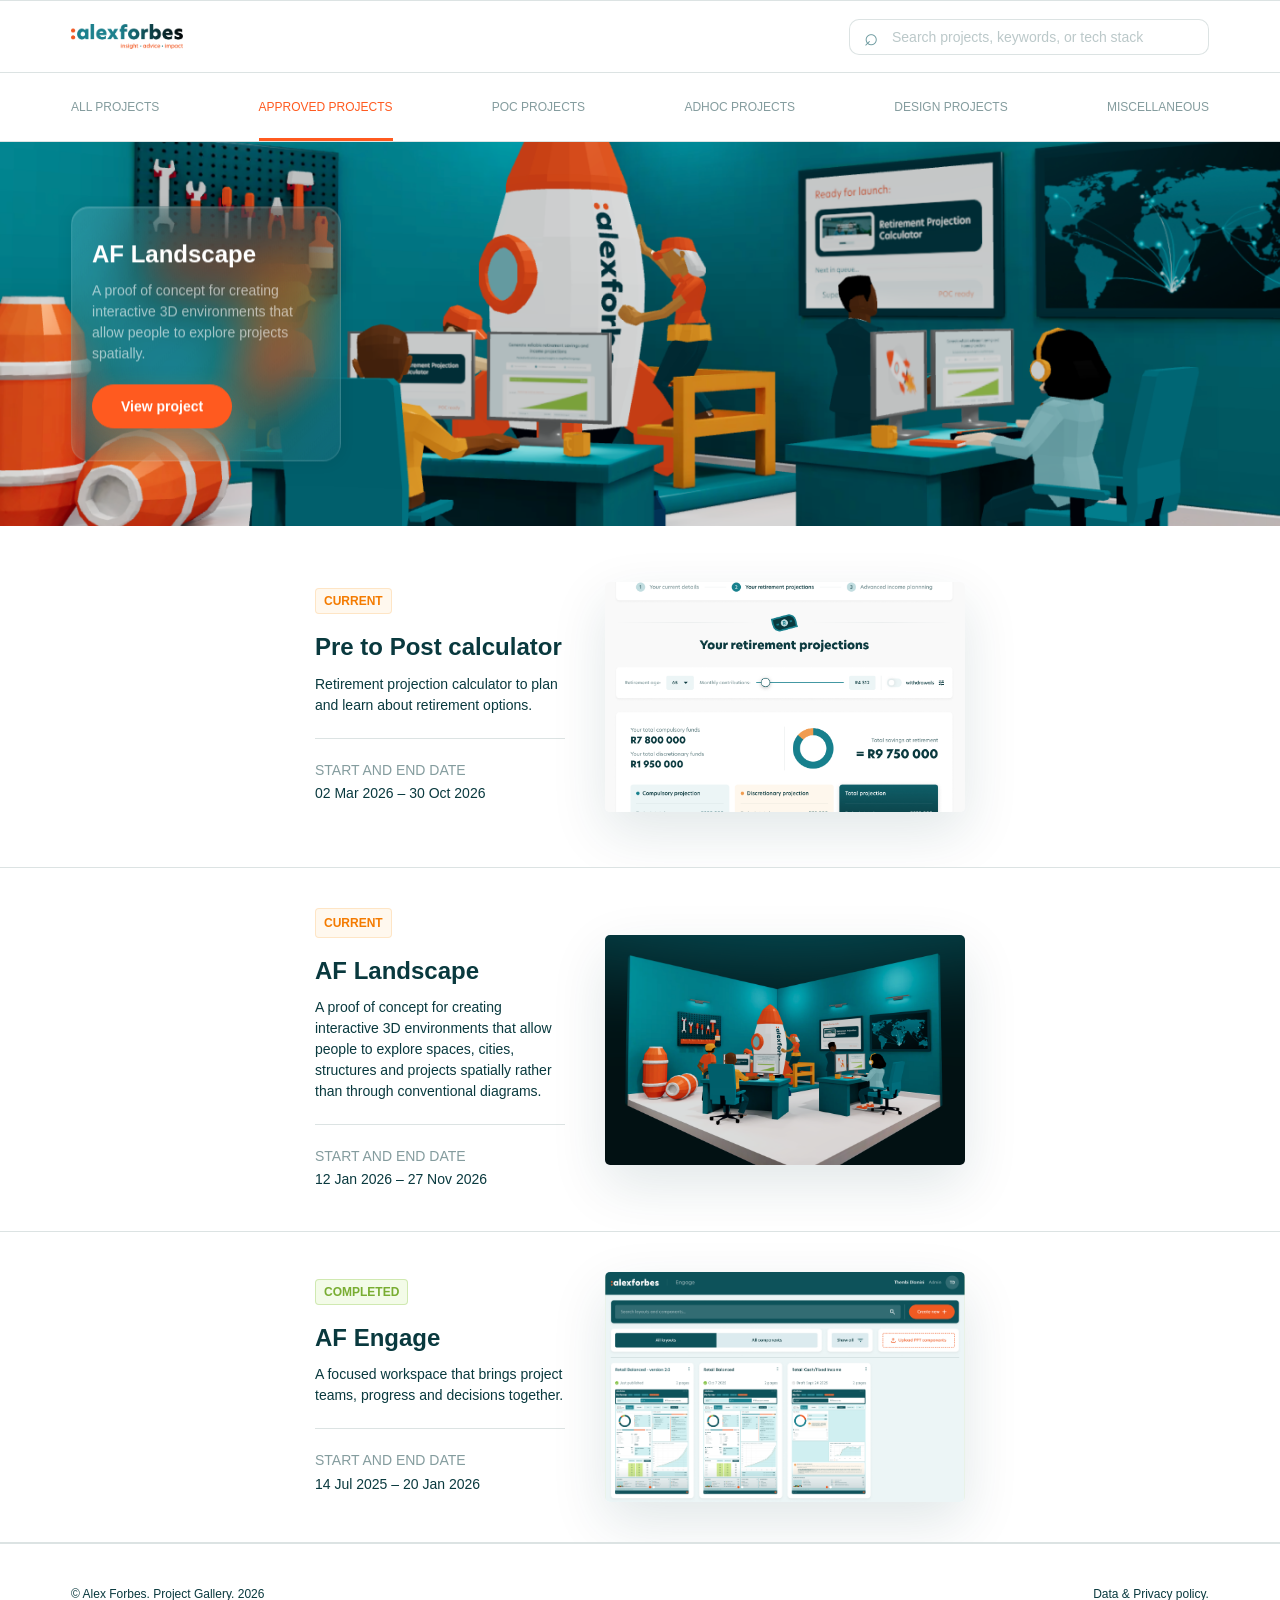
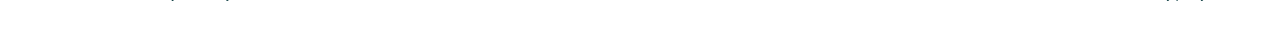
<file: option-5.html>
<!doctype html><html lang="en"><head><meta charset="utf-8"><meta name="viewport" content="width=device-width,initial-scale=1"><title>AF Gallery — Option 5: Animated showcase</title><link rel="stylesheet" href="styles.css?v=20261026-option5-collapse-no-flash"></head><body><div class="app option1-app option5-app" id="app"></div><script src="app.js"></script><script>
const app=document.querySelector('#app');
const heroProject={
  eyebrow:'',kicker:'',heading:'',
  status:'Current',title:'AF Landscape',description:'A proof of concept for creating interactive 3D environments that allow people to explore projects spatially.',
  logo:'assets/exforbes-logo.png',startColour:'#0e525a',middleColour:'#f15a25',gradient:'linear-gradient(110deg,#f15a25 0%,#dd7442 34%,#5a8c84 68%,#0e525a 100%)',
  images:[
    ['assets/hero-project-focus.png','AF Landscape environment'],['assets/hero-project-02.png','Global operations environment'],
    ['assets/hero-project-03.png','Global operations sketch'],['assets/hero-project-04.png','Rocket construction environment'],
    ['assets/hero-project-05.png','Rocket construction detail'],['assets/hero-project-01.png','Project system map'],
    ['assets/hero-project-02.png','Global operations environment detail'],['assets/hero-project-03.png','Global operations sketch detail'],
    ['assets/hero-project-04.png','Rocket construction environment detail'],['assets/hero-project-05.png','Rocket construction close-up']
  ],featuredIndex:0
};
function renderHero(project){
  const tiles=project.images.map(([src,alt],index)=>`<figure class="hero-tile tile-${index+1}${index===project.featuredIndex?' is-featured':''}"><img src="${src}" alt="${alt}"></figure>`).join('');
  return `<section class="gallery-hero" aria-labelledby="gallery-hero-title" style="--hero-start:${project.startColour};--hero-middle:${project.middleColour};--hero-gradient:${project.gradient}">
  <div class="hero-glow hero-glow-orange"></div><div class="hero-glow hero-glow-teal"></div>
  <div class="hero-mosaic" aria-label="Featured project images">
    ${tiles}
  </div>
  <div class="hero-project-info"><h2>${project.title}</h2><p>${project.description}</p><a href="landscape.html">View project</a></div>
</section>`}
const hero=renderHero(heroProject);
const logoStrip=`<header class="brandbar"><a href="index.html" aria-label="Alexforbes home"><img src="assets/exforbes-logo.png" alt="Alexforbes"></a><div class="logo-tools"><label class="search"><input placeholder="Search projects, keywords, or tech stack" aria-label="Search projects"></label></div></header>`;
const filterStrip=`<nav class="tabs" aria-label="Project filters"><a href="#">All projects</a><a class="active" href="#">Approved projects</a><a href="#">POC projects</a><a href="#">Adhoc projects</a><a href="#">Design projects</a><a href="#">Miscellaneous</a></nav>`;
app.innerHTML=logoStrip+filterStrip+hero+`<main id="list"></main>`+footer();
const figmaTracks={
  orange:[[820,203,129,158,0],[864,326,129,158,0],[827,452,129,158,0],[728,529,129,158,180],[596,535,129,158,180],[489,463,129,158,180],[509,463,129,158,180],[539,463,129,158,180],[527,376,129,158,180],[542,328,186,208,180],[542,328,186,208,180],[519,236,321,360,180],[514,173,412,462,180],[0,0,1440,809,180]],
  blue:[[596,535,129,158,180],[489,463,129,158,180],[446,342,129,158,180],[481,219,129,158,180],[578,137,129,158,0],[708,130,129,158,0],[708,150,129,158,0],[708,180,129,158,0],[722,218,129,158,0],[681,232,186,208,0],[681,232,186,208,0],[610,230,321,360,0]],
  pink:[[708,130,129,158,0],[820,203,129,158,0],[864,326,129,158,0],[827,452,129,158,0],[728,529,129,158,180],[596,535,129,158,180],[596,515,129,158,180],[596,485,129,158,180],[581,434,129,158,180],[600,371,186,208,180],[600,371,186,208,180],[597,202,321,360,180]],
  yellow:[[864,326,129,158,0],[827,452,129,158,0],[728,529,129,158,180],[596,535,129,158,180],[489,463,129,158,180],[446,342,129,158,180],[466,342,129,158,180],[496,342,129,158,180],[524,297,129,158,180],[559,282,186,208,180],[559,282,186,208,180],[597,215,321,360,180]],
  green:[[827,452,129,158,0],[728,529,129,158,180],[596,535,129,158,180],[489,463,129,158,180],[446,342,129,158,180],[481,219,129,158,180],[501,219,129,158,180],[531,219,129,158,180],[567,225,129,158,180],[600,232,186,208,180],[600,232,186,208,180],[617,202,321,360,180]],
  aqua:[[728,529,129,158,180],[596,535,129,158,180],[489,463,129,158,180],[446,342,129,158,180],[481,219,129,158,180],[578,137,129,158,0],[578,157,129,158,0],[578,187,129,158,0],[645,197,129,158,0],[636,216,186,208,0],[636,216,186,208,0],[617,215,321,360,0]],
  darkblue:[[489,463,129,158,180],[446,342,129,158,180],[481,219,129,158,180],[578,137,129,158,0],[708,130,129,158,0],[820,203,129,158,0],[800,203,129,158,0],[770,203,129,158,0],[774,276,129,158,0],[717,282,186,208,0],[717,282,186,208,0],[610,248,321,360,0]],
  purple:[[446,342,129,158,180],[481,219,129,158,180],[578,137,129,158,0],[708,130,129,158,0],[820,203,129,158,0],[864,326,129,158,0],[844,326,129,158,0],[814,326,129,158,0],[786,355,129,158,0],[717,325,186,208,0],[717,325,186,208,0],[610,248,321,360,0]],
  lightpink:[[481,219,129,158,180],[578,137,129,158,0],[708,130,129,158,0],[820,203,129,158,0],[864,326,129,158,0],[827,452,129,158,0],[807,452,129,158,0],[777,452,129,158,0],[734,434,129,158,0],[682,371,186,208,0],[682,371,186,208,0],[597,248,321,360,0]],
  white:[[578,137,129,158,0],[708,130,129,158,0],[820,203,129,158,0],[864,326,129,158,0],[827,452,129,158,0],[728,529,129,158,180],[728,509,129,158,180],[728,479,129,158,180],[664,455,129,158,180],[652,386,186,208,180],[652,386,186,208,180],[610,230,321,360,180]]
};
function runHeroChoreography(){
  const tiles=[...document.querySelectorAll('.hero-tile')];
  const names=['orange','blue','pink','yellow','green','aqua','darkblue','purple','lightpink','white'];
  const duration=6000,samples=72,cx=720,cy=404.5;
  const clamp=n=>Math.max(0,Math.min(1,n));
  const smooth=n=>{n=clamp(n);return n*n*n*(n*(n*6-15)+10)};
  const mix=(a,b,t)=>a+(b-a)*t;
  const catmull=(a,b,c,d,t)=>.5*((2*b)+(-a+c)*t+(2*a-5*b+4*c-d)*t*t+(-a+3*b-3*c+d)*t*t*t);
  const orbitPoint=(points,progress,index)=>{
    const anchors=points.slice(0,6).map((p,i)=>{
      const pull=.84;
      const x=cx+((p[0]+64.5)-cx)*pull-64.5;
      const y=cy+((p[1]+79)-cy)*pull-79;
      return [x+(index%2?5:-4),y+((index%3)-1)*4];
    });
    const u=(progress*1.08*anchors.length)%anchors.length,i=Math.floor(u),t=u-i,n=anchors.length;
    const p0=anchors[(i-1+n)%n],p1=anchors[i%n],p2=anchors[(i+1)%n],p3=anchors[(i+2)%n];
    return [catmull(p0[0],p1[0],p2[0],p3[0],t),catmull(p0[1],p1[1],p2[1],p3[1],t)];
  };
  const introAnimations=tiles.map((tile,index)=>{
    const name=names[index],points=figmaTracks[name],z=index===0?30:index+1;
    const frames=Array.from({length:samples+1},(_,step)=>{
      const t=step/samples,orbit=orbitPoint(points,t,index);
      const stagger=index===0?0:(index%5)*.007;
      const recede=index===0?0:smooth((t-(.65+stagger))/(.27-stagger));
      let w=129,h=158,x=orbit[0],y=orbit[1];
      if(index===0){
        const focus=smooth((t-.64)/.36);
        w=mix(129,1440,focus);h=mix(158,808,focus);x=mix(orbit[0],0,focus);y=mix(orbit[1],.5,focus);
      }else{
        const smaller=mix(1,.78,recede),baseW=w,baseH=h;
        w=baseW*smaller;h=baseH*smaller;x+=(baseW-w)/2;y+=(baseH-h)/2;
      }
      return{offset:t,left:`${x/14.4}%`,top:`${y/8.09}%`,width:`${w/14.4}%`,height:`${h/8.09}%`,transform:'none',zIndex:String(z),opacity:index===0?1:mix(1,0,recede)};
    });
    return tile.animate(frames,{duration,iterations:1,fill:'forwards'});
  });

  const uniqueProjects=[
    {src:'assets/hero-project-focus.png',title:'AF Landscape',description:'An interactive 3D environment for exploring projects spatially.'},
    {src:'assets/hero-project-02.png',title:'Lorem ipsum',description:'Lorem ipsum dolor sit amet, consectetur adipiscing elit.'},
    {src:'assets/hero-project-03.png',title:'Lorem ipsum',description:'Lorem ipsum dolor sit amet, consectetur adipiscing elit.'},
    {src:'assets/hero-project-04.png',title:'Lorem ipsum',description:'Lorem ipsum dolor sit amet, consectetur adipiscing elit.'},
    {src:'assets/hero-project-05.png',title:'Lorem ipsum',description:'Lorem ipsum dolor sit amet, consectetur adipiscing elit.'}
  ];
  let featured=0,isAdvancing=false;
  const advanceFeatured=async()=>{
    if(isAdvancing)return;
    isAdvancing=true;
    const hero=document.querySelector('.gallery-hero'),info=document.querySelector('.hero-project-info');
    featured=(featured+1)%uniqueProjects.length;
    const lead=tiles[0],image=lead.querySelector('img');
    await lead.animate([{opacity:1},{opacity:0}],{duration:420,easing:'cubic-bezier(.4,0,.2,1)',fill:'forwards'}).finished;
    const current=uniqueProjects[featured];
    if(info){info.querySelector('h2').textContent=current.title;info.querySelector('p').textContent=current.description}
    image.src=current.src;
    await image.decode().catch(()=>{});
    await lead.animate([{opacity:0},{opacity:1}],{duration:650,easing:'cubic-bezier(.16,1,.3,1)',fill:'forwards'}).finished;
    isAdvancing=false;
  };
  Promise.all(introAnimations.map(animation=>animation.finished.catch(()=>{}))).then(()=>{
    const hero=document.querySelector('.gallery-hero');
    hero?.classList.add('is-carousel');
    requestAnimationFrame(()=>requestAnimationFrame(()=>hero?.classList.add('is-focused')));
    window.setInterval(advanceFeatured,5000);
  });
}
runHeroChoreography();
const list=document.querySelector('#list');
const rowMarkup=p=>`<article class="list-row" data-id="${p.id}" data-title="${p.title.toLowerCase()}" aria-expanded="false"><div class="list-info">${info(p)}</div>${art(p)}</article>`;
const persistentLandscapeMarkup=p=>`<article class="list-row persistent-project" data-id="${p.id}" data-title="${p.title.toLowerCase()}" aria-expanded="false"><div class="project-surface"></div><div class="expanded-track"><div class="list-info expanded-context shared-info">${info(p)}<button class="view-btn" type="button">View</button></div><div class="shared-art">${art(p)}</div><dl class="meta expanded-meta expanded-only"><div><dt>Work category</dt><dd>Project</dd></div><div><dt>Project type</dt><dd>POC</dd></div><div><dt>Business area</dt><dd>DS&amp;I</dd></div><div><dt>DS&amp;I scorecard</dt><dd>Yes</dd></div></dl><div class="expanded-only overview-wrap">${overview()}</div><div class="expanded-only continuation-wrap">${landscapeContinuation()}</div></div></article>`;
list.innerHTML=projects.map(p=>p.id==='landscape'?persistentLandscapeMarkup(p):rowMarkup(p)).join('');
const landscape=list.querySelector('[data-id="landscape"]');
const motionEase='cubic-bezier(.22,1,.36,1)';
const reducedMotion=matchMedia('(prefers-reduced-motion: reduce)');
const motionDuration=600;
let projectState='collapsed',projectAnimations=[],projectMaster=null,targetExpanded=false;
const sharedInfo=landscape.querySelector('.shared-info'),sharedArt=landscape.querySelector('.shared-art .project-art');
const surface=landscape.querySelector('.project-surface'),expandedOnly=[...landscape.querySelectorAll('.expanded-meta,.overview,.strip-section,.process-cards')];
landscape.querySelector('.view-btn')?.addEventListener('click',event=>{event.stopPropagation();location.href='landscape.html'});
function cancelProjectMotion(){projectAnimations.forEach(animation=>animation.cancel());projectAnimations=[];projectMaster=null}
function makeMotion(element,keyframes){const animation=element.animate(keyframes,{duration:motionDuration,easing:motionEase,fill:'both'});animation.pause();projectAnimations.push(animation);return animation}
function settleProjectMotion(){
  const atStart=(projectMaster?.currentTime||0)<=1;
  if(atStart){landscape.classList.remove('is-expanded','is-selected');landscape.setAttribute('aria-expanded','false');landscape.style.height='';landscape.style.overflow='';landscape.scrollLeft=0;userMoved=false;projectState='collapsed';targetExpanded=false;cancelProjectMotion();void landscape.offsetWidth;landscape.classList.remove('is-project-motion')}
  else{projectState='expanded';targetExpanded=true;landscape.classList.remove('is-project-motion');landscape.setAttribute('aria-expanded','true');landscape.style.overflow='';scheduleScrollHint();sessionStorage.setItem('af-main-scroll',String(window.scrollY))}
}
function buildProjectMotion(){
  cancelProjectMotion();
  const collapsed={row:landscape.getBoundingClientRect(),info:sharedInfo.getBoundingClientRect(),art:sharedArt.getBoundingClientRect()};
  landscape.classList.add('is-expanded','is-selected','is-project-motion');landscape.setAttribute('aria-expanded','true');
  landscape.style.height='auto';landscape.style.overflow='hidden';
  const expanded={row:landscape.getBoundingClientRect(),info:sharedInfo.getBoundingClientRect(),art:sharedArt.getBoundingClientRect()};
  const infoDelta={x:collapsed.info.left-expanded.info.left,y:collapsed.info.top-expanded.info.top};
  const artDelta={x:collapsed.art.left-expanded.art.left,y:collapsed.art.top-expanded.art.top};
  projectMaster=makeMotion(landscape,[{height:collapsed.row.height+'px'},{height:expanded.row.height+'px'}]);
  makeMotion(sharedInfo,[{transform:`translate(${infoDelta.x}px,${infoDelta.y}px)`},{transform:'translate(0,0)'}]);
  makeMotion(sharedArt,[{width:collapsed.art.width+'px',height:collapsed.art.height+'px',flexBasis:collapsed.art.width+'px',transform:`translate(${artDelta.x}px,${artDelta.y}px)`},{width:expanded.art.width+'px',height:expanded.art.height+'px',flexBasis:expanded.art.width+'px',transform:'translate(0,0)'}]);
  makeMotion(surface,[{opacity:1},{opacity:0}]);
  makeMotion(sharedInfo,[{opacity:1},{opacity:1,offset:.48},{opacity:1}]);
  expandedOnly.forEach(element=>makeMotion(element,[{opacity:0,clipPath:'inset(0 0 100% 0)'},{opacity:0,clipPath:'inset(0 0 100% 0)',offset:.58},{opacity:1,clipPath:'inset(0 0 0 0)'}]));
  projectMaster.addEventListener('finish',settleProjectMotion);
  landscape.style.height=collapsed.row.height+'px';
}
function setProjectExpanded(expand){
  if(reducedMotion.matches){cancelProjectMotion();landscape.classList.toggle('is-expanded',expand);landscape.classList.toggle('is-selected',expand);landscape.setAttribute('aria-expanded',String(expand));landscape.style.height='';landscape.style.overflow='';projectState=expand?'expanded':'collapsed';targetExpanded=expand;return}
  if(!projectMaster){if(!expand)return;buildProjectMotion()}
  if(targetExpanded===expand&&((expand&&projectState!=='collapsing')||(!expand&&projectState!=='expanding')))return;
  targetExpanded=expand;projectState=expand?'expanding':'collapsing';landscape.classList.add('is-project-motion');clearTimeout(hintTimer);
  projectAnimations.forEach(animation=>{animation.playbackRate=expand?1:-1;animation.play()});
}
function expandLandscape(){setProjectExpanded(true)}
function collapseLandscape(){setProjectExpanded(false)}
list.addEventListener('click',e=>{const row=e.target.closest('[data-id]');if(row?.dataset.id==='landscape')expandLandscape()});
landscape.addEventListener('pointermove',e=>{const card=e.target.closest('.expanded-context');if(!card)return;const r=card.getBoundingClientRect();const x=(e.clientX-r.left)/r.width-.5;const y=(e.clientY-r.top)/r.height-.5;card.style.setProperty('--context-tilt-x',`${(-y*3).toFixed(2)}deg`);card.style.setProperty('--context-tilt-y',`${(x*6-2).toFixed(2)}deg`)});
landscape.addEventListener('pointerleave',()=>{const card=landscape.querySelector('.expanded-context');if(!card)return;card.style.setProperty('--context-tilt-x','0deg');card.style.setProperty('--context-tilt-y','-2deg')});
let dragging=false,startX=0,startLeft=0,userMoved=false,jiggling=false,hintTimer;
function scheduleScrollHint(){
  clearTimeout(hintTimer);
  if(matchMedia('(prefers-reduced-motion: reduce)').matches)return;
  hintTimer=setTimeout(()=>{if(!userMoved&&landscape.scrollLeft<4)jiggleScroll()},1500)
}
function jiggleScroll(){
  jiggling=true;
  const start=performance.now(),duration=1200,amplitude=42;
  function frame(now){
    const progress=Math.min((now-start)/duration,1);
    landscape.scrollLeft=Math.abs(Math.sin(progress*Math.PI*2))*amplitude*(1-progress*.25);
    if(progress<1)requestAnimationFrame(frame);else{landscape.scrollLeft=0;jiggling=false}
  }
  requestAnimationFrame(frame)
}
landscape.addEventListener('pointerdown',e=>{if(!landscape.classList.contains('is-expanded'))return;userMoved=true;dragging=true;startX=e.clientX;startLeft=landscape.scrollLeft;landscape.setPointerCapture(e.pointerId)});
landscape.addEventListener('pointermove',e=>{if(dragging)landscape.scrollLeft=startLeft-(e.clientX-startX)});
landscape.addEventListener('pointerup',()=>dragging=false);
landscape.addEventListener('pointercancel',()=>dragging=false);
landscape.addEventListener('wheel',()=>userMoved=true,{passive:true});
landscape.addEventListener('touchstart',()=>userMoved=true,{passive:true});
landscape.addEventListener('scroll',()=>{if(!jiggling&&landscape.scrollLeft>4)userMoved=true},{passive:true});
document.addEventListener('click',e=>{const clickedLandscape=e.composedPath().includes(landscape);if(landscape.classList.contains('is-expanded')&&!clickedLandscape)collapseLandscape()});
bindFilters();
if('scrollRestoration' in history)history.scrollRestoration='manual';
sessionStorage.removeItem('af-main-scroll');
requestAnimationFrame(()=>window.scrollTo({top:0,left:0,behavior:'instant'}));
if(new URLSearchParams(location.search).get('expanded')==='1')expandLandscape();
</script></body></html>
</file>
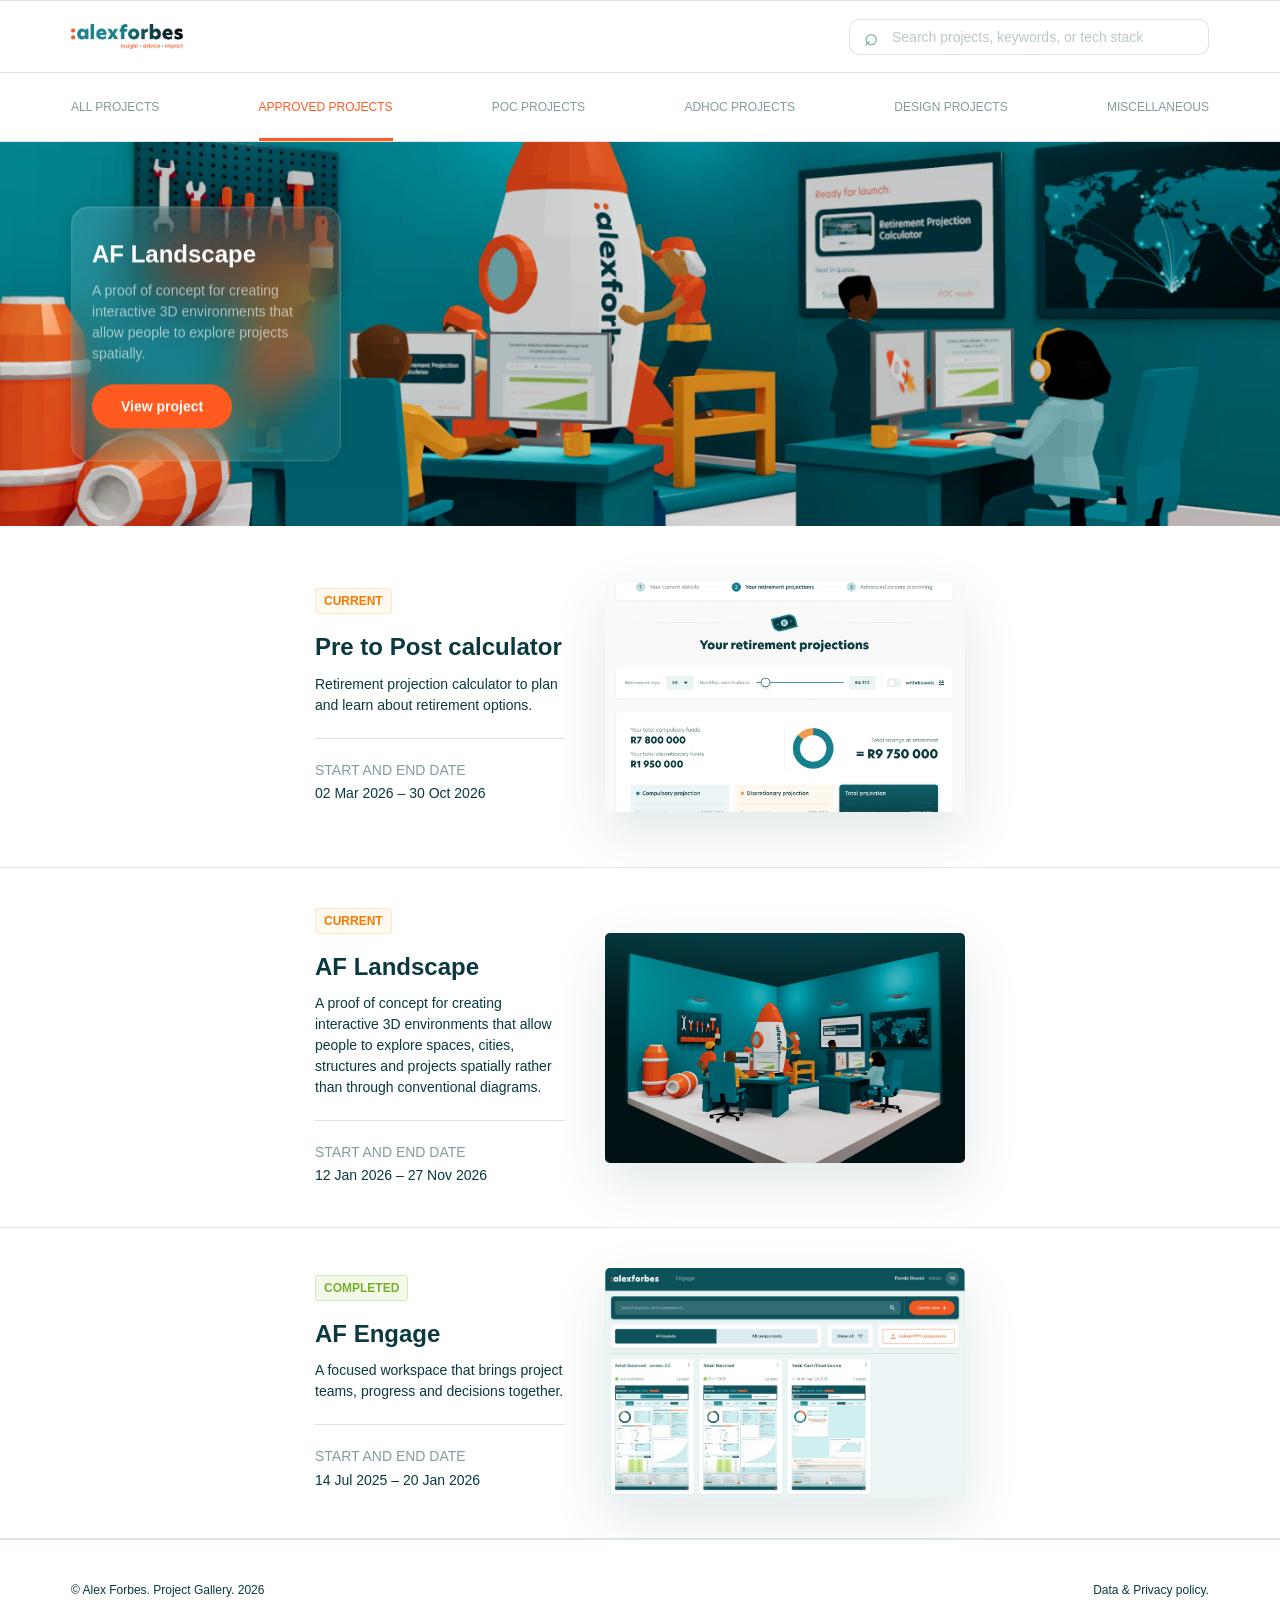
<file: option-5.pre-shared-refactor.html>
<!doctype html><html lang="en"><head><meta charset="utf-8"><meta name="viewport" content="width=device-width,initial-scale=1"><title>AF Gallery — Option 5: Animated showcase</title><link rel="stylesheet" href="styles.css?v=20261025-option5-no-image-zoom"></head><body><div class="app option1-app option5-app" id="app"></div><script src="app.js"></script><script>
const app=document.querySelector('#app');
const heroProject={
  eyebrow:'',kicker:'',heading:'',
  status:'Current',title:'AF Landscape',description:'A proof of concept for creating interactive 3D environments that allow people to explore projects spatially.',
  logo:'assets/exforbes-logo.png',startColour:'#0e525a',middleColour:'#f15a25',gradient:'linear-gradient(110deg,#f15a25 0%,#dd7442 34%,#5a8c84 68%,#0e525a 100%)',
  images:[
    ['assets/hero-project-focus.png','AF Landscape environment'],['assets/hero-project-02.png','Global operations environment'],
    ['assets/hero-project-03.png','Global operations sketch'],['assets/hero-project-04.png','Rocket construction environment'],
    ['assets/hero-project-05.png','Rocket construction detail'],['assets/hero-project-01.png','Project system map'],
    ['assets/hero-project-02.png','Global operations environment detail'],['assets/hero-project-03.png','Global operations sketch detail'],
    ['assets/hero-project-04.png','Rocket construction environment detail'],['assets/hero-project-05.png','Rocket construction close-up']
  ],featuredIndex:0
};
function renderHero(project){
  const tiles=project.images.map(([src,alt],index)=>`<figure class="hero-tile tile-${index+1}${index===project.featuredIndex?' is-featured':''}"><img src="${src}" alt="${alt}"></figure>`).join('');
  return `<section class="gallery-hero" aria-labelledby="gallery-hero-title" style="--hero-start:${project.startColour};--hero-middle:${project.middleColour};--hero-gradient:${project.gradient}">
  <div class="hero-glow hero-glow-orange"></div><div class="hero-glow hero-glow-teal"></div>
  <div class="hero-mosaic" aria-label="Featured project images">
    ${tiles}
  </div>
  <div class="hero-project-info"><h2>${project.title}</h2><p>${project.description}</p><a href="#list">View project</a></div>
</section>`}
const hero=renderHero(heroProject);
const logoStrip=`<header class="brandbar"><a href="index.html" aria-label="Alexforbes home"><img src="assets/exforbes-logo.png" alt="Alexforbes"></a><div class="logo-tools"><label class="search"><input placeholder="Search projects, keywords, or tech stack" aria-label="Search projects"></label></div></header>`;
const filterStrip=`<nav class="tabs" aria-label="Project filters"><a href="#">All projects</a><a class="active" href="#">Approved projects</a><a href="#">POC projects</a><a href="#">Adhoc projects</a><a href="#">Design projects</a><a href="#">Miscellaneous</a></nav>`;
app.innerHTML=logoStrip+filterStrip+hero+`<main id="list"></main>`+footer();
const figmaTracks={
  orange:[[820,203,129,158,0],[864,326,129,158,0],[827,452,129,158,0],[728,529,129,158,180],[596,535,129,158,180],[489,463,129,158,180],[509,463,129,158,180],[539,463,129,158,180],[527,376,129,158,180],[542,328,186,208,180],[542,328,186,208,180],[519,236,321,360,180],[514,173,412,462,180],[0,0,1440,809,180]],
  blue:[[596,535,129,158,180],[489,463,129,158,180],[446,342,129,158,180],[481,219,129,158,180],[578,137,129,158,0],[708,130,129,158,0],[708,150,129,158,0],[708,180,129,158,0],[722,218,129,158,0],[681,232,186,208,0],[681,232,186,208,0],[610,230,321,360,0]],
  pink:[[708,130,129,158,0],[820,203,129,158,0],[864,326,129,158,0],[827,452,129,158,0],[728,529,129,158,180],[596,535,129,158,180],[596,515,129,158,180],[596,485,129,158,180],[581,434,129,158,180],[600,371,186,208,180],[600,371,186,208,180],[597,202,321,360,180]],
  yellow:[[864,326,129,158,0],[827,452,129,158,0],[728,529,129,158,180],[596,535,129,158,180],[489,463,129,158,180],[446,342,129,158,180],[466,342,129,158,180],[496,342,129,158,180],[524,297,129,158,180],[559,282,186,208,180],[559,282,186,208,180],[597,215,321,360,180]],
  green:[[827,452,129,158,0],[728,529,129,158,180],[596,535,129,158,180],[489,463,129,158,180],[446,342,129,158,180],[481,219,129,158,180],[501,219,129,158,180],[531,219,129,158,180],[567,225,129,158,180],[600,232,186,208,180],[600,232,186,208,180],[617,202,321,360,180]],
  aqua:[[728,529,129,158,180],[596,535,129,158,180],[489,463,129,158,180],[446,342,129,158,180],[481,219,129,158,180],[578,137,129,158,0],[578,157,129,158,0],[578,187,129,158,0],[645,197,129,158,0],[636,216,186,208,0],[636,216,186,208,0],[617,215,321,360,0]],
  darkblue:[[489,463,129,158,180],[446,342,129,158,180],[481,219,129,158,180],[578,137,129,158,0],[708,130,129,158,0],[820,203,129,158,0],[800,203,129,158,0],[770,203,129,158,0],[774,276,129,158,0],[717,282,186,208,0],[717,282,186,208,0],[610,248,321,360,0]],
  purple:[[446,342,129,158,180],[481,219,129,158,180],[578,137,129,158,0],[708,130,129,158,0],[820,203,129,158,0],[864,326,129,158,0],[844,326,129,158,0],[814,326,129,158,0],[786,355,129,158,0],[717,325,186,208,0],[717,325,186,208,0],[610,248,321,360,0]],
  lightpink:[[481,219,129,158,180],[578,137,129,158,0],[708,130,129,158,0],[820,203,129,158,0],[864,326,129,158,0],[827,452,129,158,0],[807,452,129,158,0],[777,452,129,158,0],[734,434,129,158,0],[682,371,186,208,0],[682,371,186,208,0],[597,248,321,360,0]],
  white:[[578,137,129,158,0],[708,130,129,158,0],[820,203,129,158,0],[864,326,129,158,0],[827,452,129,158,0],[728,529,129,158,180],[728,509,129,158,180],[728,479,129,158,180],[664,455,129,158,180],[652,386,186,208,180],[652,386,186,208,180],[610,230,321,360,180]]
};
function runHeroChoreography(){
  const tiles=[...document.querySelectorAll('.hero-tile')];
  const names=['orange','blue','pink','yellow','green','aqua','darkblue','purple','lightpink','white'];
  const duration=6000,samples=72,cx=720,cy=404.5;
  const clamp=n=>Math.max(0,Math.min(1,n));
  const smooth=n=>{n=clamp(n);return n*n*n*(n*(n*6-15)+10)};
  const mix=(a,b,t)=>a+(b-a)*t;
  const catmull=(a,b,c,d,t)=>.5*((2*b)+(-a+c)*t+(2*a-5*b+4*c-d)*t*t+(-a+3*b-3*c+d)*t*t*t);
  const orbitPoint=(points,progress,index)=>{
    const anchors=points.slice(0,6).map((p,i)=>{
      const pull=.84;
      const x=cx+((p[0]+64.5)-cx)*pull-64.5;
      const y=cy+((p[1]+79)-cy)*pull-79;
      return [x+(index%2?5:-4),y+((index%3)-1)*4];
    });
    const u=(progress*1.08*anchors.length)%anchors.length,i=Math.floor(u),t=u-i,n=anchors.length;
    const p0=anchors[(i-1+n)%n],p1=anchors[i%n],p2=anchors[(i+1)%n],p3=anchors[(i+2)%n];
    return [catmull(p0[0],p1[0],p2[0],p3[0],t),catmull(p0[1],p1[1],p2[1],p3[1],t)];
  };
  const introAnimations=tiles.map((tile,index)=>{
    const name=names[index],points=figmaTracks[name],z=index===0?30:index+1;
    const frames=Array.from({length:samples+1},(_,step)=>{
      const t=step/samples,orbit=orbitPoint(points,t,index);
      const stagger=index===0?0:(index%5)*.007;
      const recede=index===0?0:smooth((t-(.65+stagger))/(.27-stagger));
      let w=129,h=158,x=orbit[0],y=orbit[1];
      if(index===0){
        const focus=smooth((t-.64)/.36);
        w=mix(129,1440,focus);h=mix(158,808,focus);x=mix(orbit[0],0,focus);y=mix(orbit[1],.5,focus);
      }else{
        const smaller=mix(1,.78,recede),baseW=w,baseH=h;
        w=baseW*smaller;h=baseH*smaller;x+=(baseW-w)/2;y+=(baseH-h)/2;
      }
      return{offset:t,left:`${x/14.4}%`,top:`${y/8.09}%`,width:`${w/14.4}%`,height:`${h/8.09}%`,transform:'none',zIndex:String(z),opacity:index===0?1:mix(1,0,recede)};
    });
    return tile.animate(frames,{duration,iterations:1,fill:'forwards'});
  });

  const uniqueProjects=[
    {src:'assets/hero-project-focus.png',title:'AF Landscape',description:'An interactive 3D environment for exploring projects spatially.'},
    {src:'assets/hero-project-02.png',title:'Global operations',description:'A connected view of teams, systems and global activity.'},
    {src:'assets/hero-project-03.png',title:'Operations concept',description:'Early visual thinking for an integrated operational experience.'},
    {src:'assets/hero-project-04.png',title:'Launch lab',description:'A collaborative environment for developing and testing ideas.'},
    {src:'assets/hero-project-05.png',title:'Project workshop',description:'A closer view of the people and tools behind delivery.'}
  ];
  let featured=0,isAdvancing=false;
  const advanceFeatured=async()=>{
    if(isAdvancing)return;
    isAdvancing=true;
    const hero=document.querySelector('.gallery-hero'),info=document.querySelector('.hero-project-info');
    featured=(featured+1)%uniqueProjects.length;
    const lead=tiles[0],image=lead.querySelector('img');
    await lead.animate([{opacity:1},{opacity:0}],{duration:420,easing:'cubic-bezier(.4,0,.2,1)',fill:'forwards'}).finished;
    const current=uniqueProjects[featured];
    if(info){info.querySelector('h2').textContent=current.title;info.querySelector('p').textContent=current.description}
    image.src=current.src;
    await image.decode().catch(()=>{});
    await lead.animate([{opacity:0},{opacity:1}],{duration:650,easing:'cubic-bezier(.16,1,.3,1)',fill:'forwards'}).finished;
    isAdvancing=false;
  };
  Promise.all(introAnimations.map(animation=>animation.finished.catch(()=>{}))).then(()=>{
    const hero=document.querySelector('.gallery-hero');
    hero?.classList.add('is-carousel');
    requestAnimationFrame(()=>requestAnimationFrame(()=>hero?.classList.add('is-focused')));
    window.setInterval(advanceFeatured,5000);
  });
}
runHeroChoreography();
const list=document.querySelector('#list');
const rowMarkup=p=>`<article class="list-row" data-id="${p.id}" data-title="${p.title.toLowerCase()}" aria-expanded="false"><div class="list-info">${info(p)}</div>${art(p)}</article>`;
list.innerHTML=projects.map(rowMarkup).join('');
const landscape=list.querySelector('[data-id="landscape"]');
const motionEase='cubic-bezier(.22,1,.36,1)';
const reducedMotion=matchMedia('(prefers-reduced-motion: reduce)');
let projectState='collapsed',projectMotionToken=0,projectAnimations=[];
const expandedLandscapeMarkup=()=>`<div class="expanded-track"><div class="list-info expanded-context">${info(projects[1])}<button class="view-btn" type="button">View</button></div>${art(projects[1])}<dl class="meta expanded-meta"><div><dt>Work category</dt><dd>Project</dd></div><div><dt>Project type</dt><dd>POC</dd></div><div><dt>Business area</dt><dd>DS&amp;I</dd></div><div><dt>DS&amp;I scorecard</dt><dd>Yes</dd></div></dl>${overview()}${landscapeContinuation()}</div>`;
const collapsedLandscapeMarkup=()=>`<div class="list-info">${info(projects[1])}</div>${art(projects[1])}`;
function stopProjectMotion(){projectAnimations.forEach(animation=>animation.cancel());projectAnimations=[];landscape.querySelector('.collapse-preview')?.remove();landscape.querySelector('.collapse-surface')?.remove()}
function trackAnimation(element,keyframes,options){const animation=element.animate(keyframes,{...options,easing:motionEase,fill:'both'});projectAnimations.push(animation);return animation}
async function expandLandscape(){
  if(projectState==='expanded'||projectState==='expanding')return;
  const token=++projectMotionToken;stopProjectMotion();projectState='expanding';
  const startHeight=landscape.getBoundingClientRect().height;
  const oldArt=landscape.querySelector('.project-art')?.getBoundingClientRect();
  landscape.className='list-row is-selected is-expanded is-project-motion';
  landscape.setAttribute('aria-expanded','true');
  landscape.innerHTML=expandedLandscapeMarkup();
  landscape.style.height=startHeight+'px';landscape.style.overflow='hidden';
  const track=landscape.querySelector('.expanded-track'),panel=landscape.querySelector('.expanded-context'),newArt=landscape.querySelector('.project-art');
  const reveal=[...landscape.querySelectorAll('.expanded-meta,.overview,.strip-section,.process-cards')];
  const targetHeight=Math.max(500,track.scrollHeight);
  if(reducedMotion.matches){landscape.style.height='auto';landscape.style.overflow='';projectState='expanded';scheduleScrollHint();return}
  const newArtRect=newArt.getBoundingClientRect();
  const dx=(oldArt?.left??newArtRect.left)-newArtRect.left,dy=(oldArt?.top??newArtRect.top)-newArtRect.top;
  const sx=(oldArt?.width??newArtRect.width)/newArtRect.width,sy=(oldArt?.height??newArtRect.height)/newArtRect.height;
  panel.style.opacity='0';panel.style.transform='translateY(12px)';
  reveal.forEach(element=>{element.style.opacity='0';element.style.transform='translateY(12px)'});
  const heightMotion=trackAnimation(landscape,[{height:startHeight+'px'},{height:targetHeight+'px'}],{duration:600});
  trackAnimation(newArt,[{transform:`translate(${dx}px,${dy}px) scale(${sx},${sy})`},{transform:'translate(0,0) scale(1)'}],{duration:500});
  trackAnimation(panel,[{opacity:0,transform:'translateY(12px)'},{opacity:1,transform:'translateY(0)'}],{duration:300,delay:110});
  reveal.forEach((element,index)=>trackAnimation(element,[{opacity:0,transform:'translateY(12px)'},{opacity:1,transform:'translateY(0)'}],{duration:300,delay:170+Math.min(index,3)*20}));
  await heightMotion.finished.catch(()=>{});
  if(token!==projectMotionToken)return;
  landscape.style.height='auto';landscape.style.overflow='';
  [panel,...reveal,newArt].forEach(element=>{element.style.opacity='';element.style.transform=''});
  landscape.classList.remove('is-project-motion');projectState='expanded';scheduleScrollHint();
  sessionStorage.setItem('af-main-scroll',String(window.scrollY));
}
async function collapseLandscape(){
  if(projectState==='collapsed'||projectState==='collapsing')return;
  const token=++projectMotionToken;stopProjectMotion();projectState='collapsing';clearTimeout(hintTimer);
  const startHeight=landscape.getBoundingClientRect().height;
  const panel=landscape.querySelector('.expanded-context'),artwork=landscape.querySelector('.project-art');
  const content=[...landscape.querySelectorAll('.expanded-meta,.overview,.strip-section,.process-cards')];
  if(reducedMotion.matches){landscape.className='list-row';landscape.setAttribute('aria-expanded','false');landscape.innerHTML=collapsedLandscapeMarkup();projectState='collapsed';return}
  landscape.classList.add('is-project-motion');landscape.style.height=startHeight+'px';landscape.style.overflow='hidden';
  const surface=document.createElement('div');surface.className='collapse-surface';landscape.append(surface);
  const preview=document.createElement('div');preview.className='collapse-preview';preview.innerHTML=collapsedLandscapeMarkup();landscape.append(preview);
  const previewInfo=preview.querySelector('.list-info'),previewArt=preview.querySelector('.project-art');
  const fromArt=artwork?.getBoundingClientRect(),toArt=previewArt?.getBoundingClientRect();
  const fading=[panel,...content].filter(Boolean);
  fading.forEach(element=>trackAnimation(element,[{opacity:getComputedStyle(element).opacity,transform:'translateY(0)'},{opacity:0,transform:'translateY(8px)'}],{duration:180}));
  if(artwork&&fromArt&&toArt){
    const dx=toArt.left-fromArt.left,dy=toArt.top-fromArt.top,sx=toArt.width/fromArt.width,sy=toArt.height/fromArt.height;
    trackAnimation(artwork,[{transform:'translate(0,0) scale(1)'},{transform:`translate(${dx}px,${dy}px) scale(${sx},${sy})`}],{duration:500});
  }
  trackAnimation(preview,[{opacity:0},{opacity:1}],{duration:240,delay:260});
  trackAnimation(surface,[{opacity:0},{opacity:1}],{duration:500});
  if(previewInfo)trackAnimation(previewInfo,[{opacity:0,transform:'translateY(10px)'},{opacity:1,transform:'translateY(0)'}],{duration:240,delay:260});
  const heightMotion=trackAnimation(landscape,[{height:startHeight+'px'},{height:'310px'}],{duration:500});
  await heightMotion.finished.catch(()=>{});
  if(token!==projectMotionToken)return;
  landscape.className='list-row';landscape.setAttribute('aria-expanded','false');landscape.innerHTML=collapsedLandscapeMarkup();
  landscape.style.height='';landscape.style.overflow='';landscape.scrollLeft=0;userMoved=false;projectState='collapsed';
}
list.addEventListener('click',e=>{const row=e.target.closest('[data-id]');if(row?.dataset.id==='landscape')expandLandscape()});
landscape.addEventListener('pointermove',e=>{const card=e.target.closest('.expanded-context');if(!card)return;const r=card.getBoundingClientRect();const x=(e.clientX-r.left)/r.width-.5;const y=(e.clientY-r.top)/r.height-.5;card.style.setProperty('--context-tilt-x',`${(-y*3).toFixed(2)}deg`);card.style.setProperty('--context-tilt-y',`${(x*6-2).toFixed(2)}deg`)});
landscape.addEventListener('pointerleave',()=>{const card=landscape.querySelector('.expanded-context');if(!card)return;card.style.setProperty('--context-tilt-x','0deg');card.style.setProperty('--context-tilt-y','-2deg')});
let dragging=false,startX=0,startLeft=0,userMoved=false,jiggling=false,hintTimer;
function scheduleScrollHint(){
  clearTimeout(hintTimer);
  if(matchMedia('(prefers-reduced-motion: reduce)').matches)return;
  hintTimer=setTimeout(()=>{if(!userMoved&&landscape.scrollLeft<4)jiggleScroll()},1500)
}
function jiggleScroll(){
  jiggling=true;
  const start=performance.now(),duration=1200,amplitude=42;
  function frame(now){
    const progress=Math.min((now-start)/duration,1);
    landscape.scrollLeft=Math.abs(Math.sin(progress*Math.PI*2))*amplitude*(1-progress*.25);
    if(progress<1)requestAnimationFrame(frame);else{landscape.scrollLeft=0;jiggling=false}
  }
  requestAnimationFrame(frame)
}
landscape.addEventListener('pointerdown',e=>{if(!landscape.classList.contains('is-expanded'))return;userMoved=true;dragging=true;startX=e.clientX;startLeft=landscape.scrollLeft;landscape.setPointerCapture(e.pointerId)});
landscape.addEventListener('pointermove',e=>{if(dragging)landscape.scrollLeft=startLeft-(e.clientX-startX)});
landscape.addEventListener('pointerup',()=>dragging=false);
landscape.addEventListener('pointercancel',()=>dragging=false);
landscape.addEventListener('wheel',()=>userMoved=true,{passive:true});
landscape.addEventListener('touchstart',()=>userMoved=true,{passive:true});
landscape.addEventListener('scroll',()=>{if(!jiggling&&landscape.scrollLeft>4)userMoved=true},{passive:true});
document.addEventListener('click',e=>{const clickedLandscape=e.composedPath().includes(landscape);if(landscape.classList.contains('is-expanded')&&!clickedLandscape)collapseLandscape()});
bindFilters();
if('scrollRestoration' in history)history.scrollRestoration='manual';
sessionStorage.removeItem('af-main-scroll');
requestAnimationFrame(()=>window.scrollTo({top:0,left:0,behavior:'instant'}));
if(new URLSearchParams(location.search).get('expanded')==='1')expandLandscape();
</script></body></html>
</file>
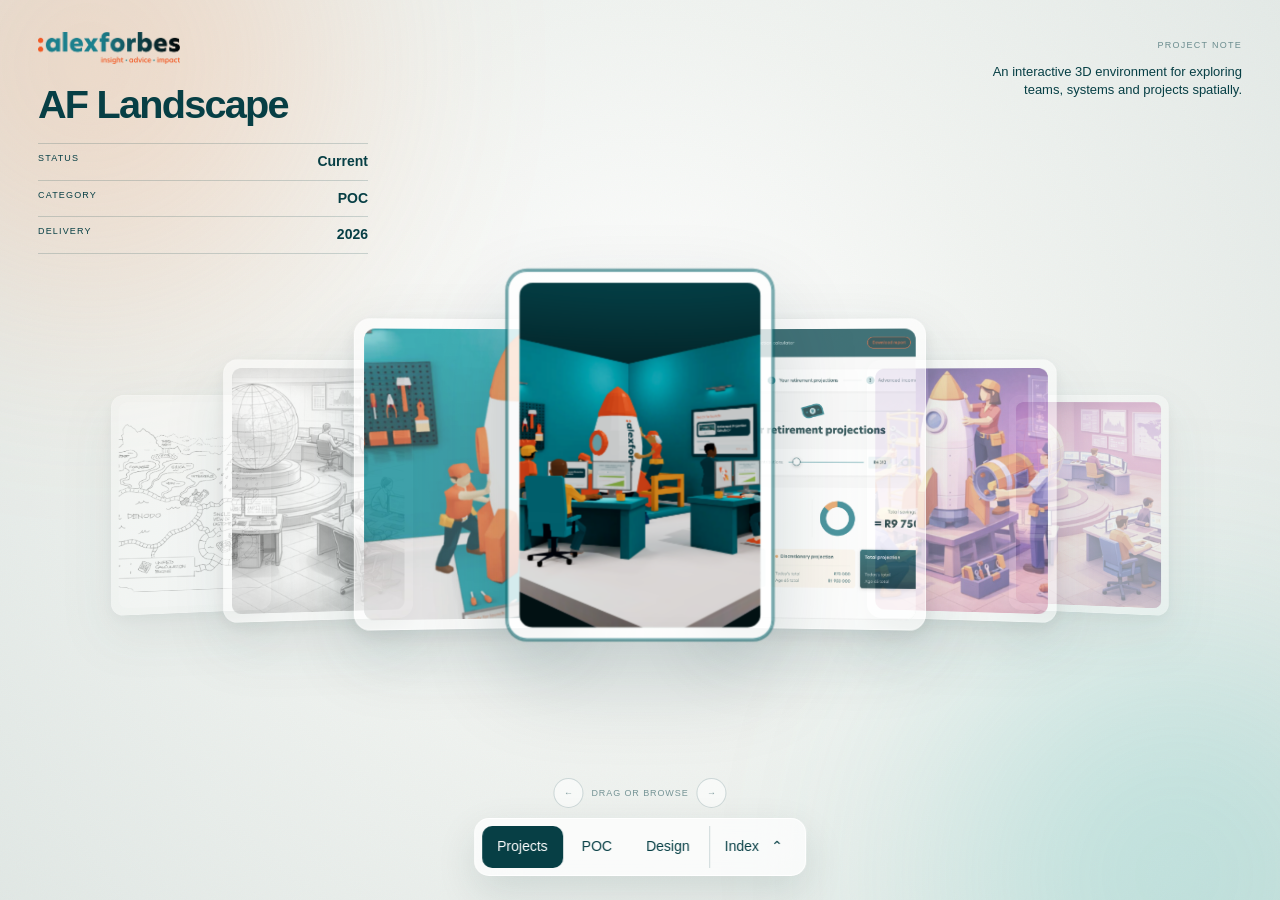
<file: option-6.html>
<!doctype html>
<html lang="en">
<head>
  <meta charset="utf-8">
  <meta name="viewport" content="width=device-width,initial-scale=1">
  <meta name="description" content="Alexforbes project archive — interactive card gallery concept.">
  <title>AF Gallery — Option 6: Card archive</title>
  <link rel="stylesheet" href="option-6.css?v=20261028-image-only-cards">
</head>
<body>
  <main class="archive" id="archive">
    <div class="ambient ambient-one"></div>
    <div class="ambient ambient-two"></div>

    <header class="project-meta" aria-live="polite">
      <a class="top-brand" href="index.html" aria-label="Alexforbes home"><img src="assets/exforbes-logo.png" alt="Alexforbes"></a>
      <h1 id="projectTitle">AF Landscape</h1>
      <dl>
        <div><dt>Status</dt><dd id="projectStatus">Current</dd></div>
        <div><dt>Category</dt><dd id="projectCategory">POC</dd></div>
        <div><dt>Delivery</dt><dd id="projectDate">2026</dd></div>
      </dl>
    </header>

    <aside class="project-note" aria-live="polite">
      <span>Project note</span>
      <p id="projectDescription">An interactive 3D environment for exploring projects spatially.</p>
    </aside>

    <section class="card-stage" aria-label="Project card gallery" aria-roledescription="carousel">
      <div class="card-deck" id="cardDeck"></div>
      <div class="interaction-hint" aria-label="Carousel navigation">
        <button type="button" id="previousProject" aria-label="Previous project">←</button>
        <span>drag or browse</span>
        <button type="button" id="nextProject" aria-label="Next project">→</button>
      </div>
    </section>

    <section class="index-panel" id="indexPanel" aria-label="Project index" aria-hidden="true">
      <div class="index-heading"><span>Project index</span><button type="button" id="closeIndex">Close</button></div>
      <div class="index-grid" id="indexGrid"></div>
    </section>

    <nav class="dock" aria-label="Gallery controls">
      <button class="dock-filter is-active" type="button" data-filter="all">Projects</button>
      <button class="dock-filter" type="button" data-filter="poc">POC</button>
      <button class="dock-filter" type="button" data-filter="design">Design</button>
      <button class="dock-index" id="openIndex" type="button">Index <span>⌃</span></button>
    </nav>
  </main>
  <script src="option-6.js?v=20261028-image-only-cards"></script>
</body>
</html>
</file>
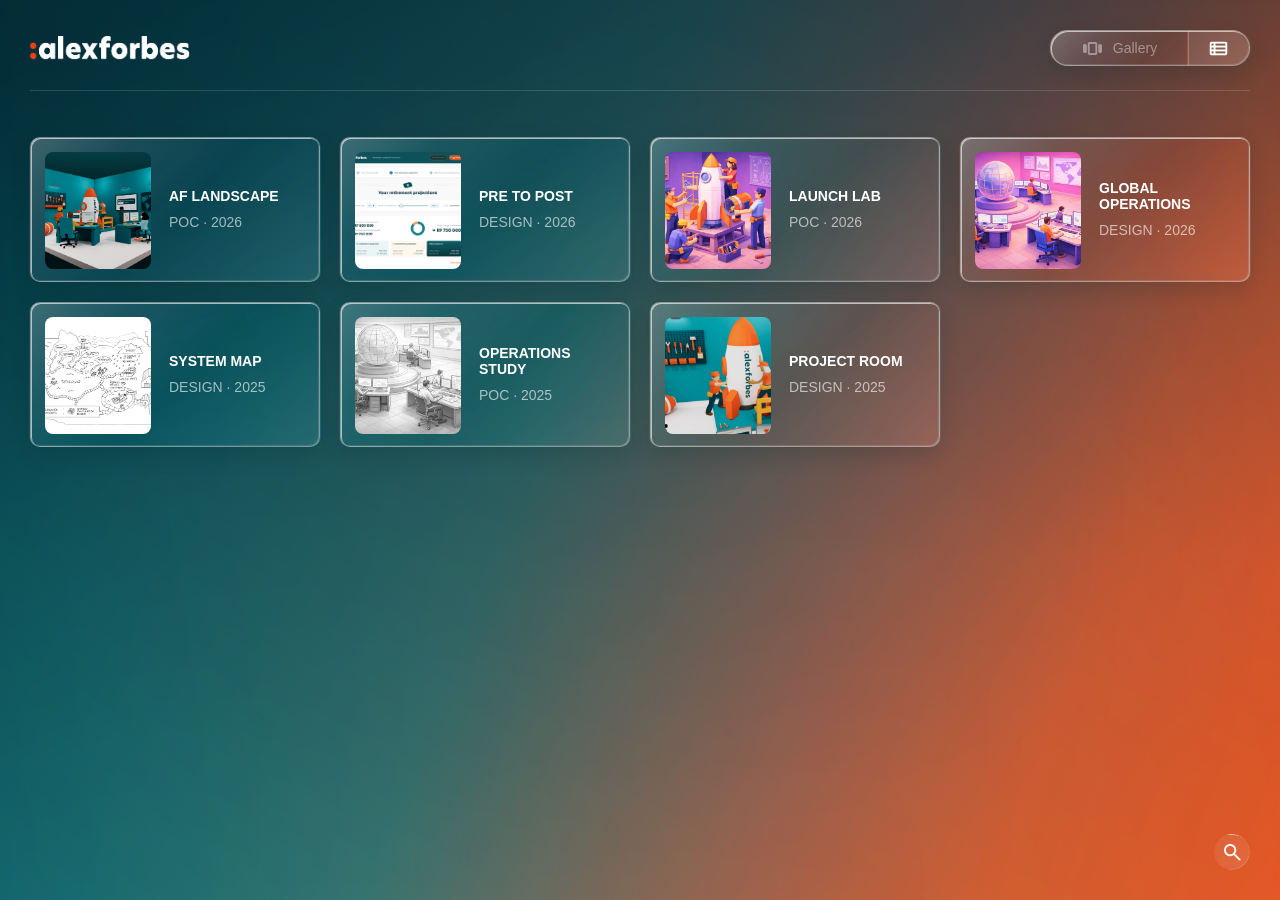
<file: option-7-index.html>
<!doctype html>
<html lang="en"><head><meta charset="utf-8"><meta name="viewport" content="width=device-width,initial-scale=1"><title>AF Gallery — Project index</title><link rel="preconnect" href="https://fonts.googleapis.com"><link rel="preconnect" href="https://fonts.gstatic.com" crossorigin><link href="https://fonts.googleapis.com/css2?family=Material+Symbols+Rounded:opsz,wght,FILL,GRAD@20..48,400,0,0" rel="stylesheet"><link rel="stylesheet" href="option-7-index.css?v=20261028"><link rel="stylesheet" href="option-7-index-overrides.css?v=20261110-revised-advanced-restored"></head>
<body><main class="project-index"><header class="index-nav"><a class="index-logo" href="option-7.html?v=20261110-static-pill-panels" aria-label="Alexforbes gallery home"><img src="assets/exforbes-logo.png" alt="Alexforbes"></a><div class="index-search-action" id="indexSearchAction"><div class="index-search-shell"><input id="indexSearch" type="search" placeholder="Search" autocomplete="off" aria-label="Search projects"><button class="index-search-toggle" id="indexSearchToggle" type="button" aria-label="Open search" aria-expanded="false"><span class="material-symbols-rounded">search</span></button><button class="index-search-clear" id="indexSearchClear" type="button">Clear all</button><span class="index-search-divider" aria-hidden="true"></span><button class="index-advanced-search" id="advancedSearchButton" type="button" aria-label="Open advanced search" title="Advanced search" disabled><span class="material-symbols-rounded">tune</span></button></div></div><nav class="view-switch" aria-label="Project display view"><a class="view-switch-option" href="option-7.html?v=20261110-static-pill-panels" aria-label="Switch to gallery view" title="Gallery view"><span class="material-symbols-rounded" aria-hidden="true">view_carousel</span><span class="view-switch-label">Gallery</span></a><span class="view-switch-option is-active" aria-current="page" title="Project index"><span class="material-symbols-rounded" aria-hidden="true">view_list</span><span class="sr-only">Project index</span></span></nav></header><div class="index-applied-filters" id="indexAppliedFilters" aria-label="Applied filters" aria-live="polite"></div><h1 class="sr-only">Project index</h1><section class="project-grid" id="projectGrid" aria-label="All projects"></section></main>
<dialog class="advanced-search" id="advancedSearch" aria-labelledby="advancedSearchTitle"><form class="advanced-shell" id="advancedSearchForm"><header class="advanced-header"><div><p>Refine your results</p><h2 id="advancedSearchTitle">Advanced search</h2></div><button class="advanced-close" type="button" aria-label="Close advanced search"><span class="material-symbols-rounded">close</span></button></header><div class="advanced-fields">
<fieldset class="filter-pill-group"><legend>Project status <b>*</b></legend><div class="filter-pill-options"><label><input type="checkbox" name="status" value="Current"><span>Current</span></label><label><input type="checkbox" name="status" value="Completed"><span>Completed</span></label><label><input type="checkbox" name="status" value="On-hold"><span>On-hold</span></label><label><input type="checkbox" name="status" value="Scheduled"><span>Scheduled</span></label><label><input type="checkbox" name="status" value="Cancelled"><span>Cancelled</span></label><label><input type="checkbox" name="status" value="Proposed"><span>Proposed</span></label><label><input type="checkbox" name="status" value="Next phase"><span>Next phase</span></label></div></fieldset>
<fieldset class="filter-pill-group"><legend>Work category <b>*</b></legend><div class="filter-pill-options"><label><input type="checkbox" name="category" value="Admin"><span>Admin</span></label><label><input type="checkbox" name="category" value="Design"><span>Design</span></label><label><input type="checkbox" name="category" value="Project"><span>Project</span></label><label><input type="checkbox" name="category" value="Support"><span>Support</span></label><label><input type="checkbox" name="category" value="General"><span>General</span></label></div></fieldset>
<fieldset class="filter-pill-group"><legend>Project type</legend><div class="filter-pill-options"><label><input type="checkbox" name="type" value="POC"><span>POC</span></label><label><input type="checkbox" name="type" value="Agreed / Budgeted project"><span>Agreed / Budgeted project</span></label><label><input type="checkbox" name="type" value="ADHOC"><span>ADHOC</span></label><label><input type="checkbox" name="type" value="Design"><span>Design</span></label><label><input type="checkbox" name="type" value="Miscellaneous"><span>Miscellaneous</span></label></div></fieldset>
<fieldset class="filter-pill-group"><legend>Business area</legend><div class="filter-pill-options"><label><input type="checkbox" name="area" value="Investments"><span>Investments</span></label><label><input type="checkbox" name="area" value="Retail"><span>Retail</span></label><label><input type="checkbox" name="area" value="Corporate"><span>Corporate</span></label><label><input type="checkbox" name="area" value="Health"><span>Health</span></label><label><input type="checkbox" name="area" value="Technology"><span>Technology</span></label><label><input type="checkbox" name="area" value="Human capital"><span>Human capital</span></label><label><input type="checkbox" name="area" value="Retirement"><span>Retirement</span></label><label><input type="checkbox" name="area" value="DS&amp;I"><span>DS&amp;I</span></label><label><input type="checkbox" name="area" value="Operations"><span>Operations</span></label><label><input type="checkbox" name="area" value="General"><span>General</span></label></div></fieldset>
<fieldset class="filter-pill-group"><legend>Purpose</legend><div class="filter-pill-options"><label><input type="checkbox" name="purpose" value="Enhancement"><span>Enhancement</span></label><label><input type="checkbox" name="purpose" value="New features"><span>New features</span></label><label><input type="checkbox" name="purpose" value="Ideation"><span>Ideation</span></label><label><input type="checkbox" name="purpose" value="Communication"><span>Communication</span></label><label><input type="checkbox" name="purpose" value="Innovation"><span>Innovation</span></label><label><input type="checkbox" name="purpose" value="Strategy"><span>Strategy</span></label><label><input type="checkbox" name="purpose" value="General"><span>General</span></label></div></fieldset>
<fieldset class="filter-pill-group"><legend>Audience type</legend><div class="filter-pill-options"><label><input type="checkbox" name="audience" value="Internal"><span>Internal</span></label><label><input type="checkbox" name="audience" value="Clients"><span>Clients</span></label></div></fieldset>
<fieldset class="filter-pill-group"><legend>Select contributor</legend><div class="filter-pill-options"><label><input type="checkbox" name="contributor" value="DS&amp;I Team"><span>DS&amp;I Team</span></label><label><input type="checkbox" name="contributor" value="Product Team"><span>Product Team</span></label><label><input type="checkbox" name="contributor" value="Innovation Team"><span>Innovation Team</span></label><label><input type="checkbox" name="contributor" value="Operations Team"><span>Operations Team</span></label><label><input type="checkbox" name="contributor" value="Design Team"><span>Design Team</span></label><label><input type="checkbox" name="contributor" value="Delivery Team"><span>Delivery Team</span></label><label><input type="checkbox" name="contributor" value="Name Surname (Turnbuckle)"><span>Name Surname (Turnbuckle)</span></label><label><input type="checkbox" name="contributor" value="Name Surname (Alex Forbes)"><span>Name Surname (Alex Forbes)</span></label></div></fieldset>
<fieldset class="filter-pill-group"><legend>Discipline type</legend><div class="filter-pill-options"><label><input type="checkbox" name="discipline" value="UX"><span>UX</span></label><label><input type="checkbox" name="discipline" value="Design"><span>Design</span></label><label><input type="checkbox" name="discipline" value="Design thinking"><span>Design thinking</span></label><label><input type="checkbox" name="discipline" value="Development"><span>Development</span></label><label><input type="checkbox" name="discipline" value="Deployment"><span>Deployment</span></label><label><input type="checkbox" name="discipline" value="Testing"><span>Testing</span></label><label><input type="checkbox" name="discipline" value="Concept development"><span>Concept development</span></label><label><input type="checkbox" name="discipline" value="Research"><span>Research</span></label><label><input type="checkbox" name="discipline" value="Analysis"><span>Analysis</span></label><label><input type="checkbox" name="discipline" value="Technical architecture"><span>Technical architecture</span></label></div></fieldset>
<fieldset class="filter-pill-group"><legend>Deliverable type</legend><div class="filter-pill-options"><label><input type="checkbox" name="deliverable" value="Report"><span>Report</span></label><label><input type="checkbox" name="deliverable" value="App"><span>App</span></label><label><input type="checkbox" name="deliverable" value="Dashboard"><span>Dashboard</span></label><label><input type="checkbox" name="deliverable" value="Sketch"><span>Sketch</span></label><label><input type="checkbox" name="deliverable" value="3D model"><span>3D model</span></label><label><input type="checkbox" name="deliverable" value="AI"><span>AI</span></label><label><input type="checkbox" name="deliverable" value="Calculator"><span>Calculator</span></label><label><input type="checkbox" name="deliverable" value="Presentation"><span>Presentation</span></label><label><input type="checkbox" name="deliverable" value="SharePoint"><span>SharePoint</span></label><label><input type="checkbox" name="deliverable" value="Media"><span>Media</span></label><label><input type="checkbox" name="deliverable" value="Roadmap"><span>Roadmap</span></label><label><input type="checkbox" name="deliverable" value="Customer journey map"><span>Customer journey map</span></label><label><input type="checkbox" name="deliverable" value="Process flow"><span>Process flow</span></label><label><input type="checkbox" name="deliverable" value="Ecosystem"><span>Ecosystem</span></label><label><input type="checkbox" name="deliverable" value="Personas"><span>Personas</span></label></div></fieldset>
</div><footer class="advanced-footer"><span id="advancedResultCount" aria-live="polite">7 projects</span><div><button class="button-secondary" type="reset">Clear all</button><button class="button-primary" type="submit">Show projects</button></div></footer></form></dialog><script src="option-7-index.js?v=20261110-static-pill-panels"></script></body></html>
</file>
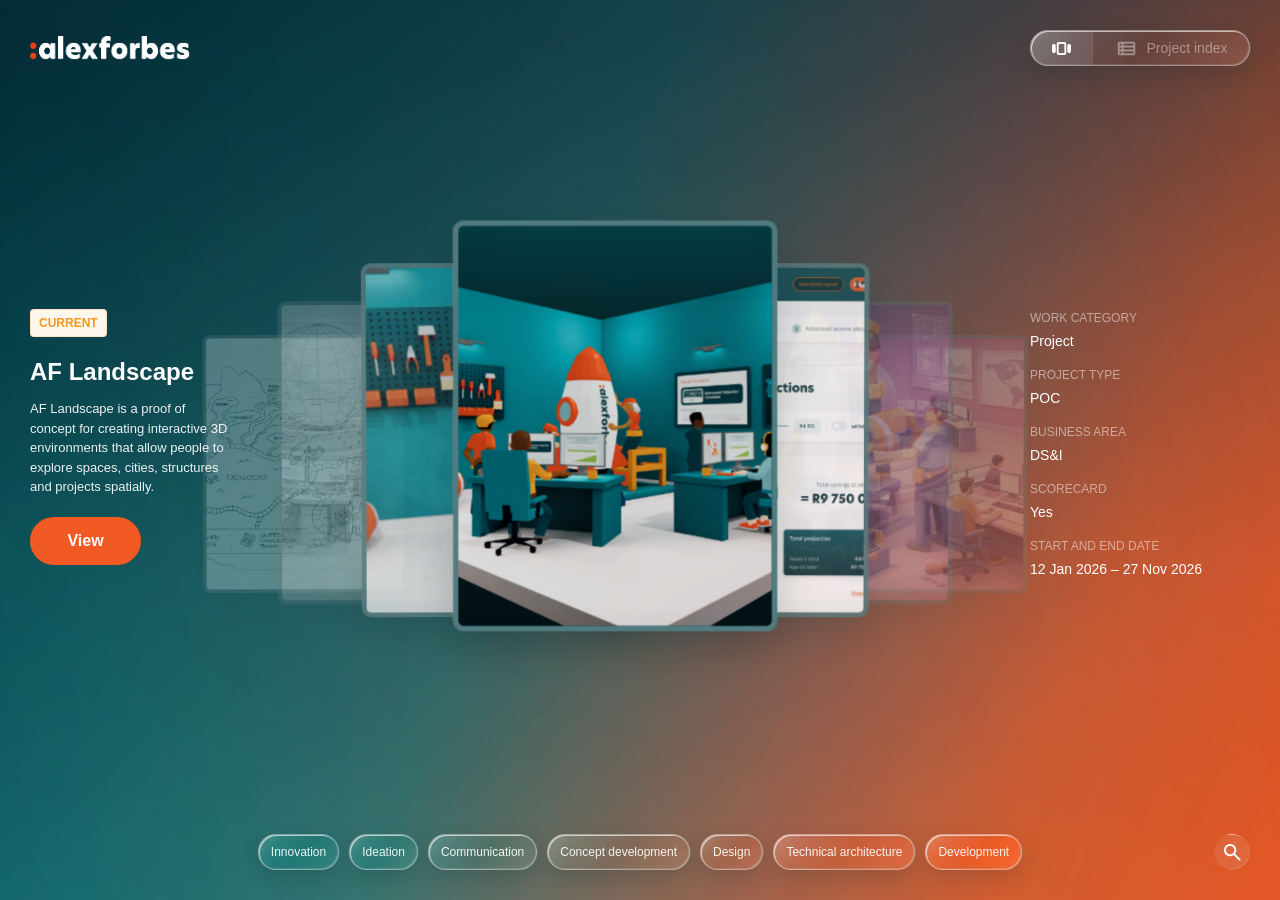
<file: option-7.html>
<!doctype html>
<html lang="en">
<head>
  <meta charset="utf-8">
  <meta name="viewport" content="width=device-width,initial-scale=1">
  <meta name="description" content="Alexforbes interactive project card showcase with flip details.">
  <title>AF Gallery — Option 7: Flip showcase</title>
  <style>
    html,body{margin:0;background:#08727c}
    .showcase.is-intro .showcase-header,.showcase.is-intro .project-intro,.showcase.is-intro .project-meta,.showcase.is-intro .tag-strip,.showcase.is-intro .carousel-controls{opacity:0!important;visibility:hidden}
  </style>
  <link rel="preconnect" href="https://fonts.googleapis.com">
  <link rel="preconnect" href="https://fonts.gstatic.com" crossorigin>
  <link href="https://fonts.googleapis.com/css2?family=Material+Symbols+Rounded:opsz,wght,FILL,GRAD@20..48,400,0,0" rel="stylesheet">
  <link rel="stylesheet" href="option-7.css?v=20261110-revised-advanced-restored">
</head>
<body>
  <main class="showcase is-intro" id="showcase">
    <header class="showcase-header">
      <a href="index.html" class="showcase-logo" aria-label="Alexforbes home"><img src="assets/alexforbes-logo-white.png" alt="Alexforbes"></a>
      <div class="header-actions">
        <nav class="view-switch" aria-label="Project display view"><span class="view-switch-option is-active" aria-current="page" title="Gallery view"><span class="material-symbols-rounded" aria-hidden="true">view_carousel</span><span class="sr-only">Gallery view</span></span><a class="view-switch-option" href="option-7-index.html?v=20261110-static-pill-panels" aria-label="Switch to project index view" title="Project index"><span class="material-symbols-rounded" aria-hidden="true">view_list</span><span class="view-switch-label">Project index</span></a></nav>
        <div class="search-action" id="searchAction">
          <div class="search-shell"><input id="projectSearch" type="search" autocomplete="off" placeholder="Search" aria-label="Search projects"><button class="search-toggle" type="button" id="toggleSearch" aria-label="Open search" aria-expanded="false" aria-controls="projectSearch"><span class="material-symbols-rounded search-icon" aria-hidden="true">search</span></button><div class="search-filter-summary" id="searchFilterSummary" aria-live="polite"></div><button class="search-clear-all" id="searchClearAll" type="button">Clear all</button><span class="search-divider" aria-hidden="true"></span><button class="advanced-search" id="advancedSearch" type="button" aria-label="Advanced search options" title="Advanced" disabled><span class="material-symbols-rounded" aria-hidden="true">tune</span></button></div>
        </div>
      </div>
    </header>
    <div class="applied-filters" id="galleryAppliedFilters" aria-label="Applied filters" aria-live="polite"></div>

    <section class="project-intro" aria-live="polite">
      <span class="status-tag" id="statusTag">Current</span>
      <h1 id="projectTitle">AF Landscape</h1>
      <p id="projectDescription">AF Landscape is a proof of concept for creating interactive 3D environments that allow people to explore spaces, cities, structures and projects spatially.</p>
      <a class="view-button" id="viewButton" href="landscape.html">View</a>
    </section>

    <section class="flip-stage" aria-label="Project carousel" aria-roledescription="carousel">
      <div class="flip-deck" id="flipDeck"></div>
    </section>

    <aside class="project-meta" aria-live="polite">
      <dl>
        <div><dt>Work category</dt><dd id="workCategory">Project</dd></div>
        <div><dt>Project type</dt><dd id="projectType">POC</dd></div>
        <div><dt>Business area</dt><dd id="businessArea">DS&amp;I</dd></div>
        <div><dt>Scorecard</dt><dd id="scorecard">Yes</dd></div>
        <div><dt>Start and end date</dt><dd id="dateRange">12 Jan 2026 – 27 Nov 2026</dd></div>
      </dl>
    </aside>

    <div class="tag-strip" id="tagStrip" aria-label="Project tags"></div>
  </main>
  <dialog class="filter-drawer" id="advancedPanel" aria-labelledby="galleryAdvancedTitle">
    <form class="filter-drawer-shell" id="galleryAdvancedForm">
      <header class="filter-drawer-header"><div><p>Refine your results</p><h2 id="galleryAdvancedTitle">Advanced search</h2></div><button class="filter-drawer-close" type="button" aria-label="Close advanced search"><span class="material-symbols-rounded">close</span></button></header>
      <div class="filter-drawer-fields">
        <fieldset class="filter-pill-group"><legend>Project status <b>*</b></legend><div class="filter-pill-options"><label><input type="checkbox" name="status" value="Current"><span>Current</span></label><label><input type="checkbox" name="status" value="Completed"><span>Completed</span></label><label><input type="checkbox" name="status" value="On-hold"><span>On-hold</span></label><label><input type="checkbox" name="status" value="Scheduled"><span>Scheduled</span></label><label><input type="checkbox" name="status" value="Cancelled"><span>Cancelled</span></label><label><input type="checkbox" name="status" value="Proposed"><span>Proposed</span></label><label><input type="checkbox" name="status" value="Next phase"><span>Next phase</span></label></div></fieldset>
        <fieldset class="filter-pill-group"><legend>Work category <b>*</b></legend><div class="filter-pill-options"><label><input type="checkbox" name="category" value="Admin"><span>Admin</span></label><label><input type="checkbox" name="category" value="Design"><span>Design</span></label><label><input type="checkbox" name="category" value="Project"><span>Project</span></label><label><input type="checkbox" name="category" value="Support"><span>Support</span></label><label><input type="checkbox" name="category" value="General"><span>General</span></label></div></fieldset>
        <fieldset class="filter-pill-group"><legend>Project type</legend><div class="filter-pill-options"><label><input type="checkbox" name="type" value="POC"><span>POC</span></label><label><input type="checkbox" name="type" value="Agreed / Budgeted project"><span>Agreed / Budgeted project</span></label><label><input type="checkbox" name="type" value="ADHOC"><span>ADHOC</span></label><label><input type="checkbox" name="type" value="Design"><span>Design</span></label><label><input type="checkbox" name="type" value="Miscellaneous"><span>Miscellaneous</span></label></div></fieldset>
        <fieldset class="filter-pill-group"><legend>Business area</legend><div class="filter-pill-options"><label><input type="checkbox" name="business" value="Investments"><span>Investments</span></label><label><input type="checkbox" name="business" value="Retail"><span>Retail</span></label><label><input type="checkbox" name="business" value="Corporate"><span>Corporate</span></label><label><input type="checkbox" name="business" value="Health"><span>Health</span></label><label><input type="checkbox" name="business" value="Technology"><span>Technology</span></label><label><input type="checkbox" name="business" value="Human capital"><span>Human capital</span></label><label><input type="checkbox" name="business" value="Retirement"><span>Retirement</span></label><label><input type="checkbox" name="business" value="DS&amp;I"><span>DS&amp;I</span></label><label><input type="checkbox" name="business" value="Operations"><span>Operations</span></label><label><input type="checkbox" name="business" value="General"><span>General</span></label></div></fieldset>
        <fieldset class="filter-pill-group"><legend>Purpose</legend><div class="filter-pill-options"><label><input type="checkbox" name="purpose" value="Enhancement"><span>Enhancement</span></label><label><input type="checkbox" name="purpose" value="New features"><span>New features</span></label><label><input type="checkbox" name="purpose" value="Ideation"><span>Ideation</span></label><label><input type="checkbox" name="purpose" value="Communication"><span>Communication</span></label><label><input type="checkbox" name="purpose" value="Innovation"><span>Innovation</span></label><label><input type="checkbox" name="purpose" value="Strategy"><span>Strategy</span></label><label><input type="checkbox" name="purpose" value="General"><span>General</span></label></div></fieldset>
        <fieldset class="filter-pill-group"><legend>Audience type</legend><div class="filter-pill-options"><label><input type="checkbox" name="audience" value="Internal"><span>Internal</span></label><label><input type="checkbox" name="audience" value="Clients"><span>Clients</span></label></div></fieldset>
        <fieldset class="filter-pill-group"><legend>Select contributor</legend><div class="filter-pill-options"><label><input type="checkbox" name="contributors" value="DS&amp;I Team"><span>DS&amp;I Team</span></label><label><input type="checkbox" name="contributors" value="Product Team"><span>Product Team</span></label><label><input type="checkbox" name="contributors" value="Innovation Team"><span>Innovation Team</span></label><label><input type="checkbox" name="contributors" value="Operations Team"><span>Operations Team</span></label><label><input type="checkbox" name="contributors" value="Design Team"><span>Design Team</span></label><label><input type="checkbox" name="contributors" value="Delivery Team"><span>Delivery Team</span></label><label><input type="checkbox" name="contributors" value="Name Surname (Turnbuckle)"><span>Name Surname (Turnbuckle)</span></label><label><input type="checkbox" name="contributors" value="Name Surname (Alex Forbes)"><span>Name Surname (Alex Forbes)</span></label></div></fieldset>
        <fieldset class="filter-pill-group"><legend>Discipline type</legend><div class="filter-pill-options"><label><input type="checkbox" name="discipline" value="UX"><span>UX</span></label><label><input type="checkbox" name="discipline" value="Design"><span>Design</span></label><label><input type="checkbox" name="discipline" value="Design thinking"><span>Design thinking</span></label><label><input type="checkbox" name="discipline" value="Development"><span>Development</span></label><label><input type="checkbox" name="discipline" value="Deployment"><span>Deployment</span></label><label><input type="checkbox" name="discipline" value="Testing"><span>Testing</span></label><label><input type="checkbox" name="discipline" value="Concept development"><span>Concept development</span></label><label><input type="checkbox" name="discipline" value="Research"><span>Research</span></label><label><input type="checkbox" name="discipline" value="Analysis"><span>Analysis</span></label><label><input type="checkbox" name="discipline" value="Technical architecture"><span>Technical architecture</span></label></div></fieldset>
        <fieldset class="filter-pill-group"><legend>Deliverable type</legend><div class="filter-pill-options"><label><input type="checkbox" name="deliverable" value="Report"><span>Report</span></label><label><input type="checkbox" name="deliverable" value="App"><span>App</span></label><label><input type="checkbox" name="deliverable" value="Dashboard"><span>Dashboard</span></label><label><input type="checkbox" name="deliverable" value="Sketch"><span>Sketch</span></label><label><input type="checkbox" name="deliverable" value="3D model"><span>3D model</span></label><label><input type="checkbox" name="deliverable" value="AI"><span>AI</span></label><label><input type="checkbox" name="deliverable" value="Calculator"><span>Calculator</span></label><label><input type="checkbox" name="deliverable" value="Presentation"><span>Presentation</span></label><label><input type="checkbox" name="deliverable" value="SharePoint"><span>SharePoint</span></label><label><input type="checkbox" name="deliverable" value="Media"><span>Media</span></label><label><input type="checkbox" name="deliverable" value="Roadmap"><span>Roadmap</span></label><label><input type="checkbox" name="deliverable" value="Customer journey map"><span>Customer journey map</span></label><label><input type="checkbox" name="deliverable" value="Process flow"><span>Process flow</span></label><label><input type="checkbox" name="deliverable" value="Ecosystem"><span>Ecosystem</span></label><label><input type="checkbox" name="deliverable" value="Personas"><span>Personas</span></label></div></fieldset>
      </div>
      <footer class="filter-drawer-footer"><span id="galleryResultCount">7 projects</span><div><button class="drawer-clear" type="reset">Clear all</button><button class="drawer-apply" type="submit">Show projects</button></div></footer>
    </form>
  </dialog>
  <script src="option-7.js?v=20261110-static-pill-panels"></script>
</body>
</html>
</file>
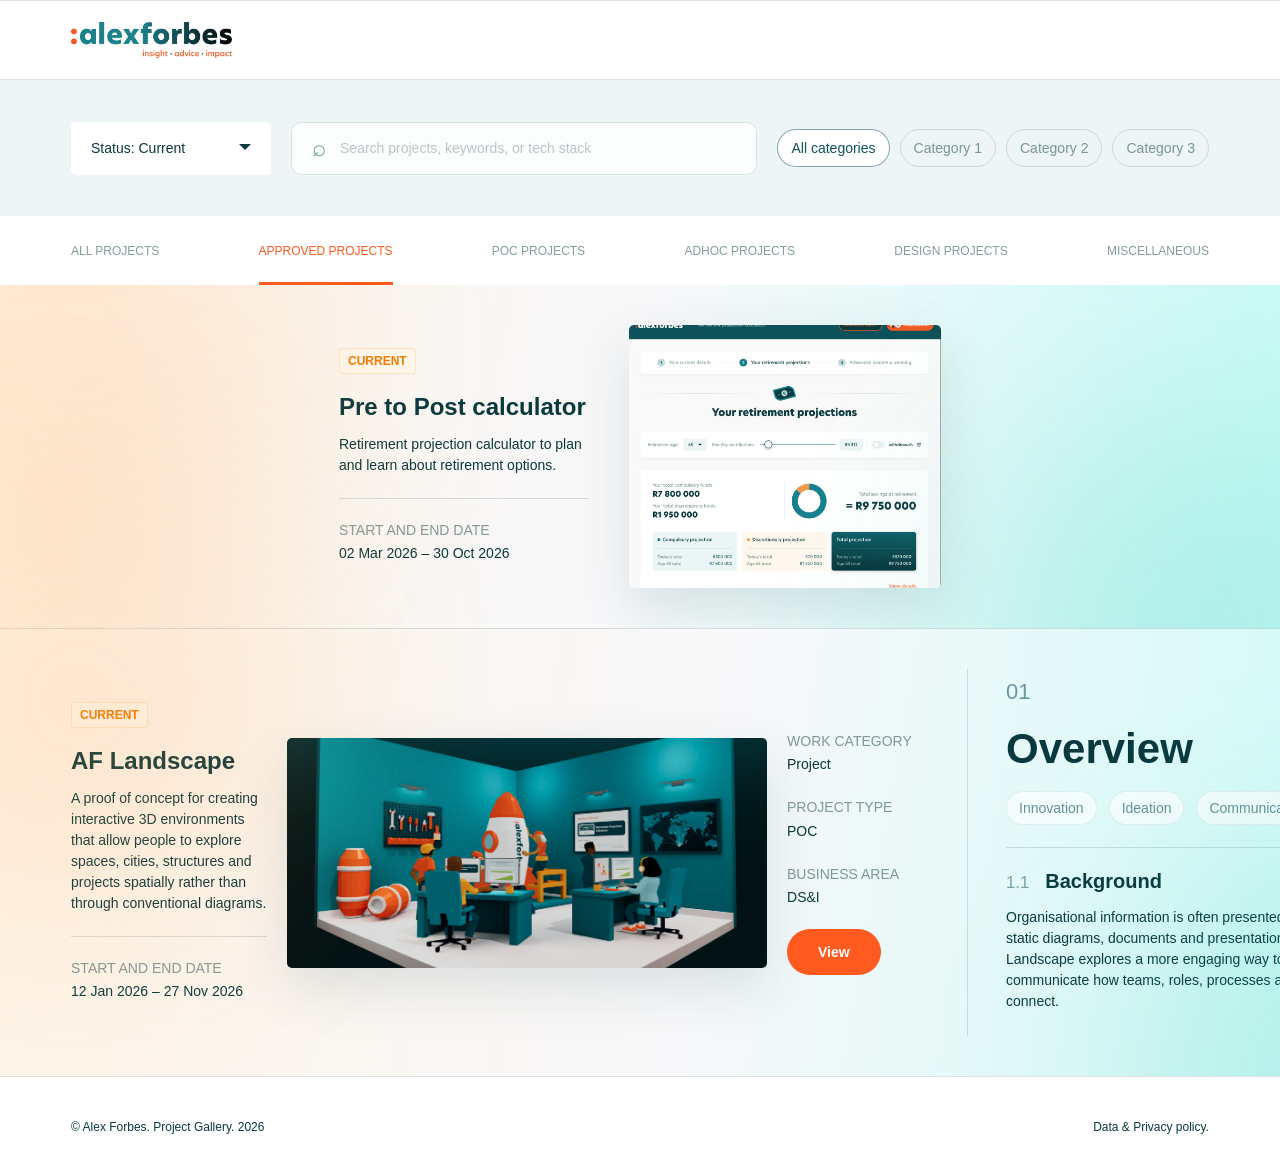
<file: path-1.html>
<!doctype html><html lang="en"><head><meta charset="utf-8"><meta name="viewport" content="width=device-width,initial-scale=1"><title>AF Gallery — Path 1</title><link rel="stylesheet" href="styles.css"></head><body><div class="app" id="app"></div><script src="app.js"></script><script>
const app=document.querySelector('#app');app.innerHTML=header()+`<main class="path1-main"><section class="preview gradient glow" id="preview"></section><section class="feature-row gradient glow"><div class="list-info" id="featureInfo"></div><div id="featureArt"></div><dl class="meta"><div><dt>Work category</dt><dd>Project</dd></div><div><dt>Project type</dt><dd>POC</dd></div><div><dt>Business area</dt><dd>DS&amp;I</dd></div><button class="view-btn">View</button></dl>${overview()}</section></main>`+footer();
let active=byId(new URLSearchParams(location.search).get('project'));function render(p){document.querySelector('#preview').innerHTML=`<div class="list-info">${info(projects[0])}</div>${art(projects[0])}`;document.querySelector('#featureInfo').innerHTML=info(p);document.querySelector('#featureArt').innerHTML=art(p)}render(active);bindFilters();
</script></body></html>
</file>
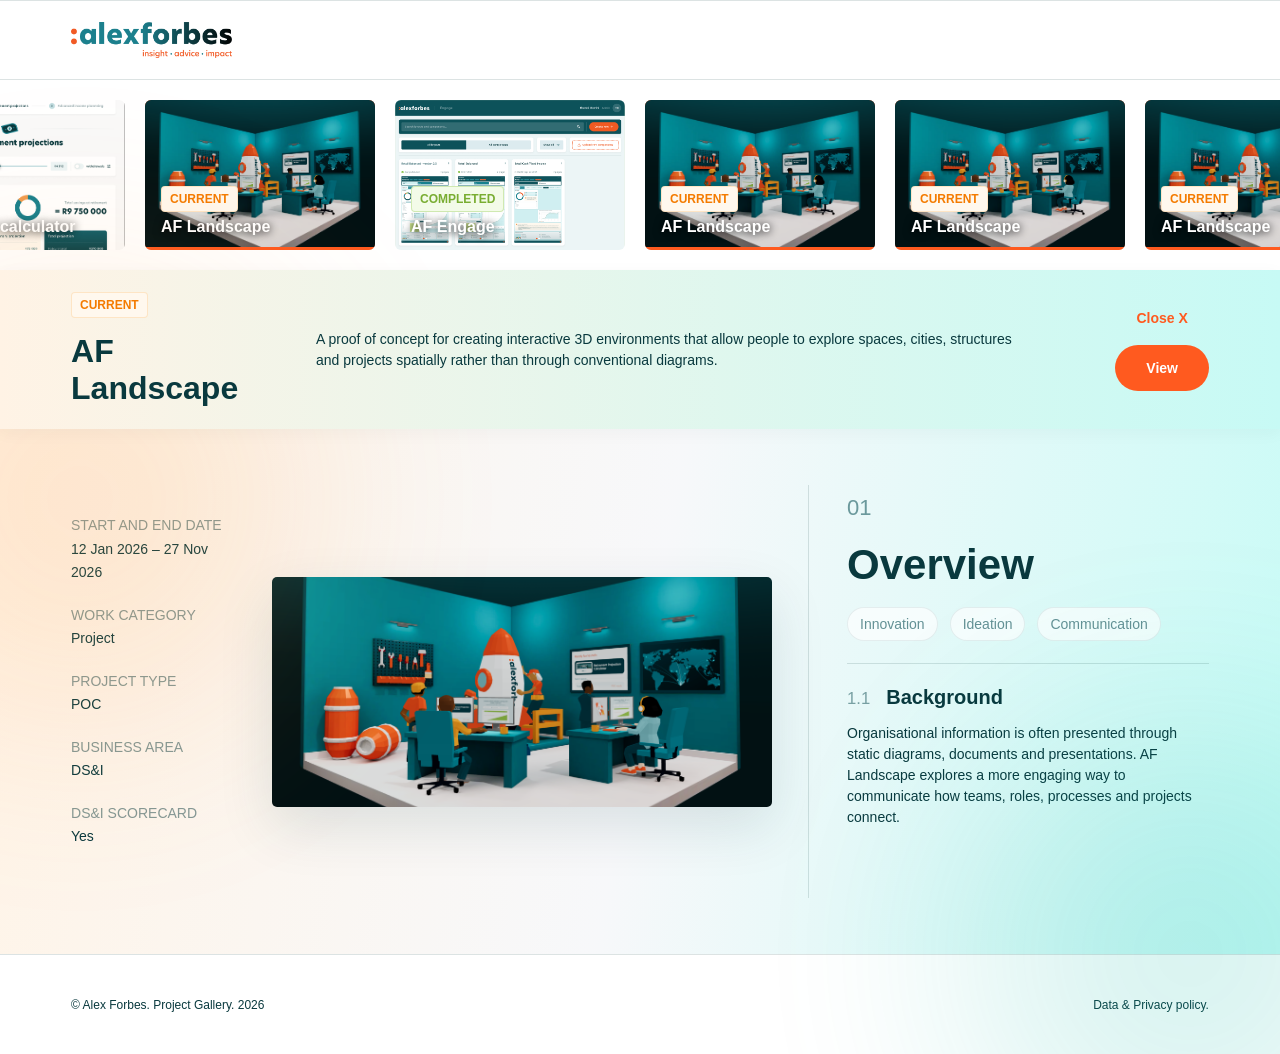
<file: path-2.html>
<!doctype html><html lang="en"><head><meta charset="utf-8"><meta name="viewport" content="width=device-width,initial-scale=1"><title>AF Gallery — Path 2</title><link rel="stylesheet" href="styles.css"></head><body><div class="app" id="app"></div><script src="app.js"></script><script>
const app=document.querySelector('#app');app.innerHTML=header(false)+`<nav class="rail" id="rail"></nav><section class="sticky-summary" id="summary"></section><main class="detail-main gradient glow"><dl class="meta"><div><dt>Start and end date</dt><dd id="date"></dd></div><div><dt>Work category</dt><dd>Project</dd></div><div><dt>Project type</dt><dd>POC</dd></div><div><dt>Business area</dt><dd>DS&amp;I</dd></div><div><dt>DS&amp;I scorecard</dt><dd>Yes</dd></div></dl><div id="focusArt"></div>${overview()}</main>`+footer();
const rail=document.querySelector('#rail');rail.innerHTML=[projects[0],projects[1],projects[2],projects[1],projects[1],projects[1]].map(p=>`<button class="rail-card ${p.type==='land'?'land':''}" data-id="${p.id}"><img src="${p.img}" alt=""><span class="status ${p.status==='Completed'?'done':''}">${p.status}</span><b>${p.title}</b></button>`).join('');function render(p){document.querySelector('#summary').innerHTML=`<div>${status(p)}<h1>${p.title}</h1></div><p>${p.desc}</p><div class="sticky-actions"><button class="close" onclick="location.href='main-opt-1.html'">Close X</button><button class="view-btn">View</button></div>`;document.querySelector('#date').textContent=p.date;document.querySelector('#focusArt').innerHTML=art(p);rail.querySelectorAll('.rail-card').forEach(c=>c.classList.toggle('active',c.dataset.id===p.id))}render(projects[1]);rail.addEventListener('click',e=>{const card=e.target.closest('[data-id]');if(card)render(byId(card.dataset.id))});
</script></body></html>
</file>
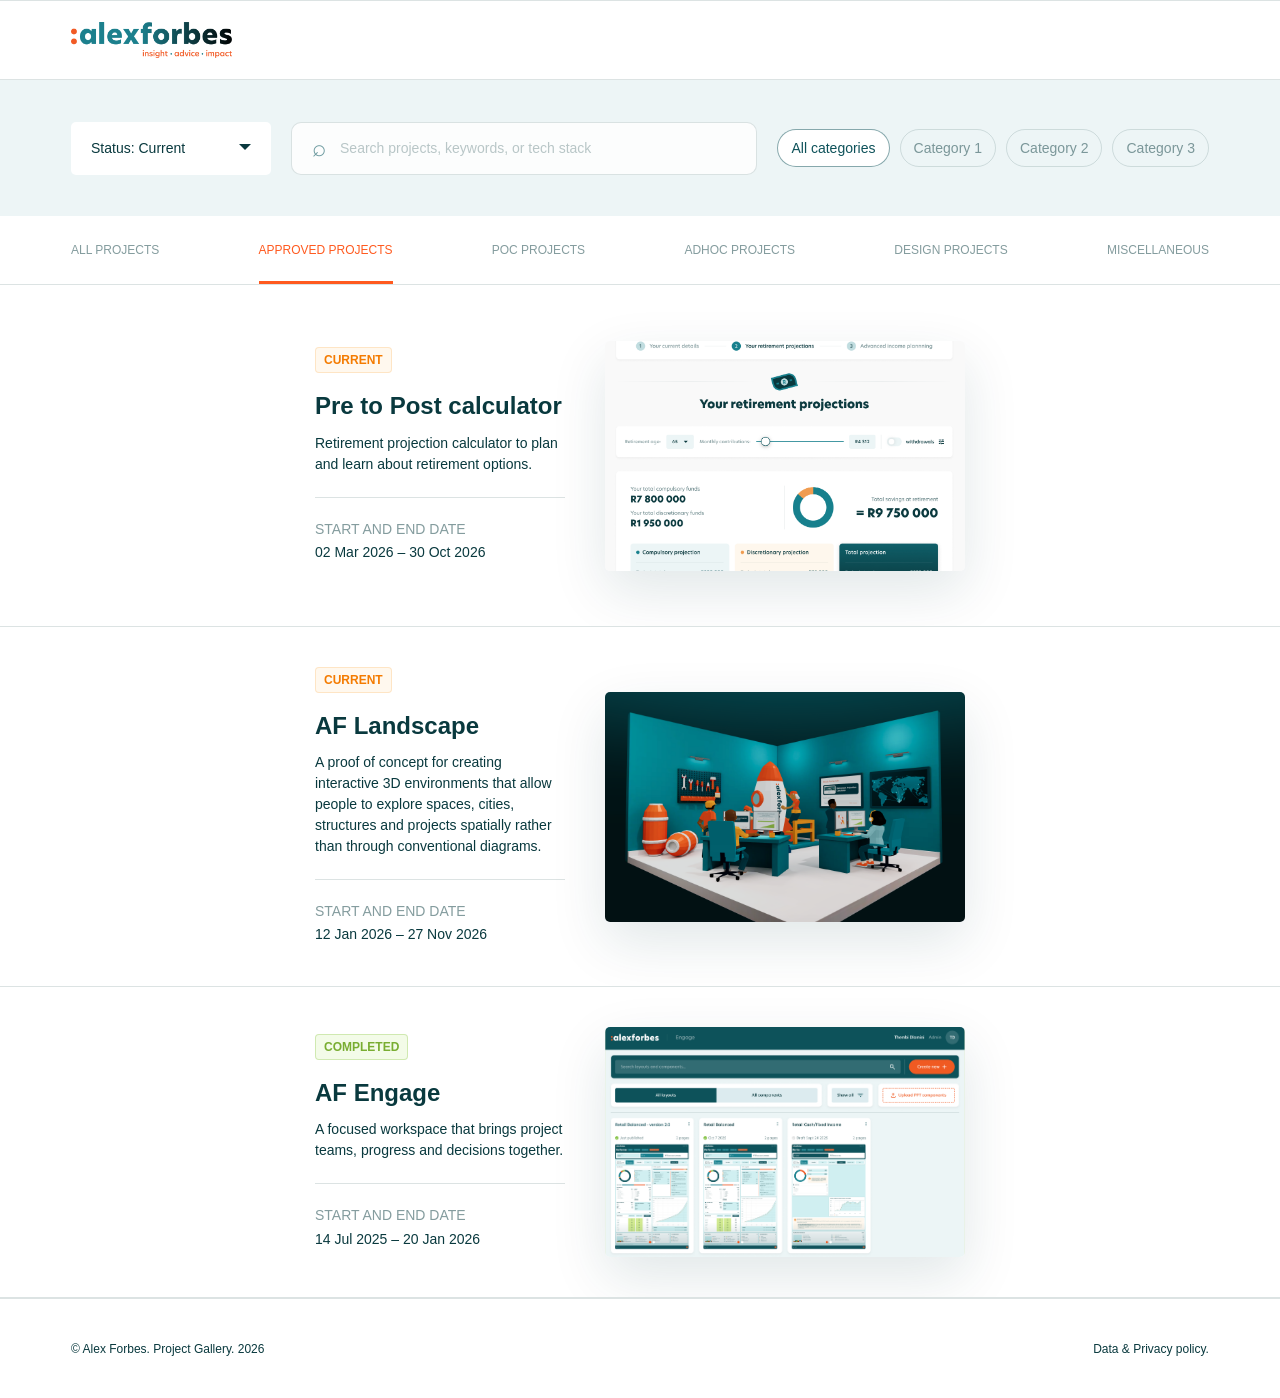
<file: path-4.html>
<!doctype html>
<html lang="en">
<head>
  <meta charset="utf-8">
  <meta name="viewport" content="width=device-width,initial-scale=1">
  <title>AF Gallery — Option 2: Project rail</title>
  <link rel="stylesheet" href="styles.css">
</head>
<body>
  <div class="app path4-app" id="app"></div>
  <script src="app.js"></script>
  <script>
    const app=document.querySelector('#app');
    const railProjects=[projects[0],projects[1],projects[2],projects[1],projects[1],projects[1],projects[2],projects[1],projects[0]];

    const rowMarkup=p=>`<article class="list-row" data-id="${p.id}" data-title="${p.title.toLowerCase()}" tabindex="0" role="button"><div class="list-info">${info(p)}</div>${art(p)}</article>`;

    function renderMain(){
      app.className='app path4-app';
      app.innerHTML=header()+`<main class="path4-list">${projects.map(rowMarkup).join('')}</main>`+footer();
      bindFilters();
      const statusFilter=document.querySelector('.select');
      let currentOnly=true;
      const applyLandingFilters=()=>{
        const query=document.querySelector('.search input')?.value.toLowerCase()||'';
        document.querySelectorAll('.path4-list [data-title]').forEach(row=>{
          const project=byId(row.dataset.id);
          row.hidden=!row.dataset.title.includes(query)||(currentOnly&&project.status!=='Current');
        });
      };
      statusFilter?.addEventListener('click',()=>{
        currentOnly=!currentOnly;
        statusFilter.querySelector('b').textContent=currentOnly?'Current':'All';
        statusFilter.setAttribute('aria-pressed',String(currentOnly));
        applyLandingFilters();
      });
      document.querySelector('.search input')?.addEventListener('input',applyLandingFilters);
      const open=e=>{const row=e.target.closest('[data-id]');if(row)openProject(row.dataset.id)};
      document.querySelector('.path4-list').addEventListener('click',open);
      document.querySelector('.path4-list').addEventListener('keydown',e=>{if((e.key==='Enter'||e.key===' ')&&e.target.matches('[data-id]')){e.preventDefault();openProject(e.target.dataset.id)}});
      window.scrollTo({top:0,left:0,behavior:'instant'});
    }

    function railCard(p,index){return `<button class="path4-rail-card ${p.type==='land'?'land':''}" data-id="${p.id}" data-index="${index}" aria-label="Open ${p.title}"><img src="${p.img}" alt=""><span class="rail-shade"></span>${status(p)}<b>${p.title}</b></button>`}

    function detailSections(p){
      const landscape=p.id==='landscape';
      return `<div class="path4-detail-track">
        <dl class="meta path4-meta"><div><dt>Start and end date</dt><dd>${p.date}</dd></div><div><dt>Work category</dt><dd>Project</dd></div><div><dt>Project type</dt><dd>${landscape?'POC':'Defined'}</dd></div><div><dt>Business area</dt><dd>DS&amp;I</dd></div><div><dt>DS&amp;I scorecard</dt><dd>Yes</dd></div></dl>
        <div class="path4-focus-art">${art(p)}</div>
        ${overview()}
        ${landscape?landscapeContinuation():`<section class="strip-section goals"><span class="strip-number">02</span><h2>Project details</h2><h3><small>2.1</small>Summary</h3><p>${p.desc}</p></section>`}
      </div>`;
    }

    function renderFocused(p,index=railProjects.findIndex(x=>x.id===p.id)){
      const rail=document.querySelector('#path4Rail');
      const summary=document.querySelector('#path4Summary');
      const details=document.querySelector('#path4Details');
      summary.innerHTML=`<div class="path4-heading">${status(p)}<h1>${p.title}</h1></div><p>${p.desc}</p><div class="path4-actions"><button class="path4-close" type="button">Close <span aria-hidden="true">×</span></button><button class="view-btn" type="button">View</button></div>`;
      details.innerHTML=detailSections(p);
      details.scrollLeft=0;
      rail.querySelectorAll('.path4-rail-card').forEach((card,i)=>card.classList.toggle('active',i===index));
      const activeCard=rail.querySelector(`[data-index="${index}"]`);
      if(activeCard){
        const centered=Math.max(0,activeCard.offsetLeft-(rail.clientWidth-activeCard.offsetWidth)/2);
        const target=index===1?150:centered;
        rail.scrollTo({left:target,behavior:'smooth'});
      }
      requestAnimationFrame(syncRailGradient);
      summary.querySelector('.path4-close').addEventListener('click',closeFocused);
    }

    function syncRailGradient(){
      const rail=document.querySelector('#path4Rail');
      const active=rail?.querySelector('.path4-rail-card.active');
      if(active)rail.style.setProperty('--selection-x',`${active.getBoundingClientRect().left-10}px`);
    }

    function openProject(id){
      const p=byId(id);
      const update=()=>{
        app.className='app path4-app is-focused';
        app.innerHTML=`${header(false)}<nav class="path4-rail" id="path4Rail" aria-label="Projects">${railProjects.map(railCard).join('')}</nav><section class="path4-summary" id="path4Summary"></section><main class="path4-details" id="path4Details"></main>${footer()}`;
        const projectRail=document.querySelector('#path4Rail');
        projectRail.addEventListener('click',e=>{const card=e.target.closest('[data-index]');if(card)renderFocused(byId(card.dataset.id),Number(card.dataset.index))});
        projectRail.addEventListener('wheel',e=>{if(Math.abs(e.deltaY)>Math.abs(e.deltaX)){e.preventDefault();projectRail.scrollLeft+=e.deltaY}},{passive:false});
        projectRail.addEventListener('scroll',syncRailGradient,{passive:true});
        renderFocused(p);
        window.scrollTo({top:0,left:0,behavior:'instant'});
      };
      if(document.startViewTransition&&!matchMedia('(prefers-reduced-motion: reduce)').matches)document.startViewTransition(update);else update();
    }

    function closeFocused(){
      const update=()=>renderMain();
      if(document.startViewTransition&&!matchMedia('(prefers-reduced-motion: reduce)').matches)document.startViewTransition(update);else update();
    }

    if('scrollRestoration' in history)history.scrollRestoration='manual';
    const initialProject=new URLSearchParams(location.search).get('project');
    if(initialProject&&projects.some(p=>p.id===initialProject))openProject(initialProject);else renderMain();
  </script>
</body>
</html>
</file>
<file: styles.css>
:root{--teal:#09393e;--teal2:#0e525a;--orange:#ff5a1f;--pale:#edf5f6;--line:rgba(9,57,62,.14);--muted:rgba(9,57,62,.5);--pad:clamp(24px,5.55vw,80px)}
*{box-sizing:border-box}html{scroll-behavior:smooth}body{margin:0;background:#fff;color:var(--teal);font-family:"Helvetica Neue",Arial,sans-serif;font-size:14px}button,input{font:inherit;color:inherit}button{cursor:pointer}img{display:block;max-width:100%}.app{min-height:100vh;overflow:hidden}.brandbar{height:80px;display:flex;align-items:center;padding:0 var(--pad);border-top:1px solid var(--line);border-bottom:1px solid var(--line);background:#fff}.brandbar img{width:161px;height:auto}.filters{min-height:136px;display:flex;align-items:center;gap:20px;padding:28px var(--pad);background:var(--pale)}.select{width:200px;height:53px;padding:0 20px;border:0;border-radius:5px;background:#fff;text-align:left}.select b{font-weight:500}.select:after{content:"";float:right;margin-top:4px;border:6px solid transparent;border-top-color:var(--teal)}.search{height:53px;flex:1;max-width:600px;display:flex;align-items:center;gap:12px;padding:0 20px;border:1px solid var(--line);border-radius:10px;background:rgba(255,255,255,.8)}.search:before{content:"⌕";font-size:24px;color:#6e9ba0}.search input{width:100%;border:0;outline:0;background:transparent}.search input::placeholder{color:rgba(9,57,62,.28)}.chips{display:flex;flex-wrap:wrap;gap:10px}.chip{padding:10px 13px;border:1px solid var(--line);border-radius:999px;background:transparent;color:var(--muted)}.chip.active{background:#fff;border-color:rgba(14,82,90,.5);color:var(--teal2)}.count{margin-left:auto;padding:18px 20px;border-radius:10px;background:#fff;color:#101820;font-weight:700}.tabs{height:69px;display:flex;align-items:stretch;justify-content:space-between;padding:0 var(--pad);background:#fff}.tabs a{position:relative;display:flex;align-items:center;color:var(--muted);text-decoration:none;text-transform:uppercase;font-size:12px}.tabs a.active{color:var(--orange)}.tabs a.active:after{content:"";position:absolute;left:0;right:0;bottom:0;height:3px;background:var(--orange)}
.gradient{position:relative;background:linear-gradient(100deg,#fff4e7 0%,#f7f8fa 50%,#c8fbf6 100%)}.glow:before,.glow:after{content:"";position:absolute;width:460px;height:460px;border-radius:50%;filter:blur(110px);opacity:.16;pointer-events:none;animation:drift 24s ease-in-out infinite}.glow:before{left:-150px;top:-160px;background:#ff9f43}.glow:after{right:-140px;bottom:-230px;background:#14b8a6;animation-delay:-8s}@keyframes drift{0%,100%{transform:translate(0) scale(1)}35%{transform:translate(22px,-10px) scale(1.02)}70%{transform:translate(7px,18px) scale(.99)}}
.status{display:inline-block;padding:5px 8px;border:1px solid rgba(247,151,33,.2);border-radius:4px;background:#fff8ee;color:#f47b00;font-size:12px;font-weight:700;text-transform:uppercase}.status.done{border-color:rgba(125,190,52,.3);background:#f3fbe8;color:#79ad32}.project-title{margin:18px 0 12px;font-size:24px;line-height:1.22}.project-copy{margin:0;line-height:1.5}.date{margin-top:22px;padding-top:20px;border-top:1px solid var(--line);line-height:1.65}.date span,.meta dt{display:block;color:var(--muted);text-transform:uppercase}.date b,.meta dd{font-weight:500}.footer{height:100px;display:flex;align-items:center;justify-content:space-between;padding:0 var(--pad);border-top:1px solid var(--line);background:#fff;font-size:12px}
.list-row{min-height:310px;display:grid;grid-template-columns:250px 360px;justify-content:center;gap:40px;align-items:center;padding:40px var(--pad);border-bottom:1px solid var(--line);background:#fff;cursor:pointer}.list-row:first-child{min-height:342px}.list-row.is-selected{background:#fff}.project-art{height:230px;overflow:hidden;border-radius:5px;box-shadow:0 20px 55px rgba(9,57,62,.12)}.project-art img{width:100%;height:100%;object-fit:cover}.art-landscape img{width:100%;height:100%;object-fit:cover;transform:none}
.list-row[data-id="landscape"] .list-info{view-transition-name:landscape-copy}.list-row[data-id="landscape"] .project-art{view-transition-name:landscape-art}.list-row[data-id="landscape"]{view-transition-name:landscape-row}.is-transitioning .list-row{pointer-events:none}
.list-row.is-expanded{display:block;min-height:0;padding:0;overflow-x:auto;overflow-y:hidden;background:linear-gradient(100deg,#fff1df 0%,#f6f6ef 52%,#d9f8f4 100%);cursor:grab;scroll-snap-type:x proximity;scrollbar-color:rgba(9,57,62,.34) transparent;scrollbar-width:thin}.list-row.is-expanded:active{cursor:grabbing}.expanded-track{width:max-content;min-width:100%;min-height:500px;display:flex;gap:20px;align-items:center;padding:40px max(var(--pad),48px);padding-right:max(var(--pad),80px);animation:detail-in 1.05s cubic-bezier(.16,1,.3,1) both}.expanded-track>.list-info{position:sticky;left:var(--pad);z-index:8;width:250px;flex:0 0 250px;align-self:stretch;display:flex;flex-direction:column;align-items:flex-start;justify-content:center;padding:32px 34px 32px 20px;background:rgba(255,255,255,.82);backdrop-filter:blur(10px);-webkit-backdrop-filter:blur(10px)}.expanded-track>.project-art{position:relative;z-index:1;width:480px;flex:0 0 480px}.expanded-track>.expanded-meta{width:160px;flex:0 0 160px}.expanded-track>.overview{width:527px;flex:0 0 527px}.is-expanded .project-art{height:350px;box-shadow:0 24px 60px rgba(9,57,62,.18)}.expanded-track>.overview .tag{background:#edf5f6;border-color:rgba(14,82,90,.15);color:rgba(14,82,90,.58)}.expanded-context .status{align-self:flex-start;width:auto;white-space:nowrap;line-height:1.5}.expanded-context .project-title,.expanded-context .project-copy,.expanded-context .date{width:100%}.expanded-context .view-btn{align-self:flex-start;margin-top:20px;min-width:110px;padding:13px 28px}.is-expanded .expanded-meta{opacity:0;animation:fade-slide .7s .38s cubic-bezier(.16,1,.3,1) forwards}.is-expanded .overview{opacity:0;animation:fade-slide .78s .5s cubic-bezier(.16,1,.3,1) forwards}.strip-section{height:390px;flex:0 0 auto;padding:0 20px 0 40px;border-left:1px solid var(--line);scroll-snap-align:start}.strip-section.goals{width:560px}.strip-section.delivery{width:645px}.strip-section.resources{width:975px}.strip-number{display:block;margin-bottom:20px;color:var(--muted);font-size:24px;font-weight:500}.strip-section h2{margin:0 0 46px;font-size:40px;line-height:1.15}.strip-section h3{margin:0 0 20px;padding-top:20px;border-top:1px solid var(--line);font-size:24px;font-weight:500}.strip-section h3 small{margin-right:12px;color:var(--muted);font-size:14px;font-weight:400}.criteria{display:grid;gap:10px;margin:0;padding:0;list-style:none;line-height:1.5}.criteria li{display:grid;grid-template-columns:12px 1fr;gap:10px}.criteria li:before{content:'—';color:#5d8b8f}.delivery-tags{display:flex;flex-wrap:wrap;gap:10px;margin:-35px 0 20px}.delivery-tags .tag{background:var(--pale)}.phases{display:grid;gap:6px;margin:0;padding-left:22px}.phase-status{display:inline-block;margin-left:8px;padding:3px 8px;border-radius:4px;background:#eff6e4;color:#95c14e;font-size:8px;font-weight:700;vertical-align:middle}.phase-status.current{background:#fff3e8;color:#f79721}.phase-status.proposed{background:#eef0f2;color:#a7afb7}.process-cards{height:390px;display:flex;gap:40px;align-items:center;flex:0 0 1185px;padding-left:40px;scroll-snap-align:start}.process-card{width:550px;height:382px;flex:0 0 550px;padding:30px;border-radius:10px;background:#fff}.process-card p{margin:0 0 18px;line-height:1.5}.process-image{position:relative;width:475px;height:119px;overflow:hidden;border-radius:6px}.process-image img{position:absolute;max-width:none}.process-image.characters img{width:580px;height:3930px;left:-40px;top:-3070px}.process-image.environments{height:180px}.process-image.environments img{width:576px;height:3383px;left:-34px;top:-2771px}.process-card em{display:block;margin-top:8px;color:rgba(9,57,62,.3);font-size:12px;letter-spacing:.02em}.resource-grid{display:grid;grid-template-columns:repeat(3,1fr);gap:10px}.resource-card{min-height:66px;padding:11px 20px;border-radius:10px;background:#fff}.resource-card strong{display:flex;justify-content:space-between;margin-bottom:4px;font-size:14px}.resource-card strong:after{content:'↗';color:var(--orange)}.resource-card span{color:#64748b}.strip-hint{position:sticky;right:20px;z-index:4;display:none;float:right;margin:-38px 20px 0 0;padding:8px 12px;border-radius:999px;background:rgba(255,255,255,.82);color:var(--muted);font-size:11px;letter-spacing:.06em;text-transform:uppercase;backdrop-filter:blur(8px)}.list-row.is-expanded .strip-hint{display:block}@keyframes detail-in{from{min-height:310px}to{min-height:500px}}@keyframes fade-slide{from{opacity:0;transform:translateX(42px)}to{opacity:1;transform:none}}
::view-transition-old(root),::view-transition-new(root){animation:none;mix-blend-mode:normal}::view-transition-group(landscape-row),::view-transition-group(landscape-copy),::view-transition-group(landscape-art){animation-duration:1.15s;animation-timing-function:cubic-bezier(.16,1,.3,1)}::view-transition-old(landscape-row),::view-transition-new(landscape-row),::view-transition-old(landscape-copy),::view-transition-new(landscape-copy),::view-transition-old(landscape-art),::view-transition-new(landscape-art){animation-duration:1.15s;animation-timing-function:cubic-bezier(.16,1,.3,1);mix-blend-mode:normal}
.feature-row{min-height:356px;display:grid;grid-template-columns:196px minmax(360px,480px) 160px minmax(360px,1fr);gap:20px;align-items:center;padding:40px var(--pad)}.feature-art{height:345px;overflow:hidden;border-radius:8px;box-shadow:0 24px 60px rgba(9,57,62,.18)}.feature-art img{width:100%;height:auto;transform:translateY(-4px)}.meta{margin:0;padding:0}.meta div{margin-bottom:20px}.meta dt,.meta dd{margin:0;line-height:1.65}.view-btn{border:0;border-radius:999px;background:var(--orange);color:#fff;padding:15px 31px;font-weight:700}.overview{align-self:stretch;padding:10px 0 10px 38px;border-left:1px solid var(--line)}.overview .num{color:#6b999c;font-size:22px}.overview h2{margin:20px 0 18px;font-size:42px}.overview .tags{display:flex;gap:12px;padding-bottom:22px;border-bottom:1px solid var(--line)}.tag{padding:8px 12px;border:1px solid rgba(9,57,62,.08);border-radius:99px;background:rgba(255,255,255,.65);color:#639195}.overview h3{margin:22px 0 14px;font-size:20px}.overview h3 small{margin-right:16px;color:#78a0a3;font-weight:400}.overview p{line-height:1.5}
.preview{min-height:342px;display:grid;grid-template-columns:250px 312px;justify-content:center;align-items:center;gap:40px;padding:40px var(--pad)}.preview .project-art{height:263px}.preview+.feature-row{border-top:1px solid var(--line)}
.path1-main{overflow-x:auto}.path1-main .feature-row{width:max(1440px,100vw)}
.rail{height:190px;display:flex;align-items:center;gap:20px;overflow-x:auto;padding:20px 0;background:#fff;scrollbar-width:none}.rail-card{position:relative;flex:0 0 230px;height:150px;overflow:hidden;border:0;border-radius:6px;padding:0;background:#ddd}.rail-card:first-child{margin-left:-105px}.rail-card img{width:100%;height:100%;object-fit:cover}.rail-card.land img{height:auto;transform:translateY(-2px)}.rail-card .status{position:absolute;left:16px;bottom:38px}.rail-card b{position:absolute;left:16px;bottom:14px;color:#fff;font-size:16px;text-shadow:0 1px 8px #000}.rail-card.active{outline:3px solid var(--orange);outline-offset:-3px}.sticky-summary{position:sticky;top:0;z-index:20;min-height:122px;display:grid;grid-template-columns:205px 1fr auto;gap:40px;align-items:center;padding:22px var(--pad);background:linear-gradient(90deg,#fff3e5,#c7faf5);box-shadow:0 4px 16px rgba(9,57,62,.04)}.sticky-summary h1{margin:15px 0 0;font-size:32px}.sticky-summary p{max-width:700px;line-height:1.5}.sticky-actions{text-align:center}.close{display:block;margin:0 auto 18px;border:0;background:transparent;color:var(--orange);font-weight:700}.detail-main{min-height:525px;display:grid;grid-template-columns:165px minmax(380px,500px) minmax(340px,1fr);gap:36px;align-items:center;padding:56px var(--pad)}
.opt2-row{min-height:500px;display:grid;grid-template-columns:220px minmax(420px,500px) 160px minmax(360px,1fr);gap:28px;align-items:center;padding:64px var(--pad)}.opt2-row.white{background:#fff}.opt2-row .feature-art{height:350px}.opt2-intro{align-self:center}.opt2-intro .project-copy{margin-bottom:12px}
.launcher{min-height:100vh;padding:70px var(--pad);background:var(--pale)}.launcher img{width:190px}.launcher h1{max-width:850px;margin:90px 0 60px;font-size:clamp(50px,7vw,100px);line-height:.92;letter-spacing:-.06em}.launch-grid{display:grid;grid-template-columns:repeat(4,1fr);gap:12px}.launch-grid a{min-height:220px;display:flex;flex-direction:column;justify-content:space-between;padding:24px;border:1px solid var(--line);border-radius:10px;background:#fff;text-decoration:none;transition:.2s}.launch-grid a:hover{background:linear-gradient(135deg,#fff3e5,#c7faf5);transform:translateY(-4px)}.launch-grid b{font-size:24px}.launch-grid span{color:var(--orange)}
@media(max-width:900px){:root{--pad:24px}.brandbar{height:64px}.brandbar img{width:130px}.filters{flex-wrap:wrap}.select{width:160px}.search{min-width:260px}.chips{order:3;width:100%}.tabs{overflow-x:auto;gap:35px}.tabs a{white-space:nowrap}.list-row,.preview{grid-template-columns:1fr 1.25fr;justify-content:stretch}.feature-row,.opt2-row,.detail-main{grid-template-columns:1fr 1.6fr}.feature-row .meta,.opt2-row .meta{display:none}.overview{grid-column:1/-1}.expanded-track .overview{grid-column:auto}.opt2-row .overview{display:none}.rail{height:150px}.rail-card{flex-basis:190px;height:115px}.sticky-summary{grid-template-columns:1fr auto}.sticky-summary>p{display:none}.detail-main{padding-top:32px}.launch-grid{grid-template-columns:1fr 1fr}}@media(max-width:600px){.filters{padding-block:20px}.select{width:100%}.search{width:100%}.count{display:none}.tabs{height:58px}.list-row,.preview{grid-template-columns:1fr;gap:22px}.list-row{padding-block:32px}.list-row.is-expanded{padding:0}.expanded-track{min-height:470px;padding:35px 24px}.expanded-track>.list-info{width:230px;flex-basis:230px;padding:26px 28px 26px 16px}.expanded-track>.project-art{width:390px;flex-basis:390px}.expanded-track>.expanded-meta{width:145px;flex-basis:145px}.expanded-track>.overview{width:400px;flex-basis:400px}.is-expanded .project-art{height:285px}.project-art{height:220px}.preview .project-art{height:230px}.feature-row,.opt2-row,.detail-main{grid-template-columns:1fr}.feature-row{padding-block:35px}.feature-art,.opt2-row .feature-art{height:270px}.overview{padding:25px 0 0;border-left:0;border-top:1px solid var(--line)}.expanded-track .overview{padding:10px 0 10px 28px;border-left:1px solid var(--line);border-top:0}.overview h2{font-size:34px}.sticky-summary{padding-block:16px}.sticky-summary h1{font-size:26px}.sticky-summary .view-btn{display:none}.detail-main .meta{display:none}.launch-grid{grid-template-columns:1fr}}
@media(prefers-reduced-motion:reduce){html{scroll-behavior:auto}.glow:before,.glow:after,.expanded-track,.is-expanded .expanded-meta,.is-expanded .overview{animation:none!important}.is-expanded .expanded-meta,.is-expanded .overview{opacity:1}::view-transition-group(*),::view-transition-old(*),::view-transition-new(*){animation-duration:.01ms!important}}

/* Expanded AF Landscape — dark aurora glass, based on Figma 1033:1900 */
.list-row[data-id="landscape"]{view-transition-name:none}
.list-row[data-id="landscape"] .list-info{view-transition-name:none}
.list-row.is-expanded{position:relative;isolation:isolate;color:#fff;background-color:#125963;background-image:radial-gradient(ellipse 52% 145% at 8% 56%,rgba(241,90,37,.96) 0%,rgba(241,90,37,.62) 28%,rgba(241,90,37,.24) 52%,transparent 72%),radial-gradient(ellipse 48% 135% at 44% 20%,rgba(28,128,141,.9) 0%,rgba(28,128,141,.56) 42%,transparent 74%),radial-gradient(ellipse 52% 140% at 88% 72%,rgba(28,128,141,.86) 0%,rgba(28,128,141,.48) 46%,transparent 78%),linear-gradient(105deg,#8f4329 0%,#1c808d 50%,#11535b 100%);background-size:160% 165%,160% 170%,160% 165%,100% 100%;background-position:35% 48%,50% 38%,65% 55%,0 0;background-repeat:no-repeat;animation:landscape-aurora 18s ease-in-out infinite alternate;scrollbar-color:rgba(255,255,255,.3) transparent}
.list-row.is-expanded:before{content:none}
.expanded-track{position:relative;z-index:1}
.expanded-track>.list-info{overflow:hidden;border:1px solid rgba(255,255,255,.11);border-radius:18px;background:linear-gradient(135deg,rgba(255,255,255,.14),rgba(255,255,255,.055));box-shadow:0 1px 15px rgba(0,0,0,.08),inset 0 1px 0 rgba(255,255,255,.12),inset 0 0 0 1px rgba(255,255,255,.025);backdrop-filter:blur(30px) saturate(145%);-webkit-backdrop-filter:blur(30px) saturate(145%);animation:context-glass-in .7s .12s cubic-bezier(.16,1,.3,1) both}
.expanded-context .project-copy,.expanded-context .date span,.is-expanded .expanded-meta dt,.is-expanded .strip-number,.is-expanded .strip-section h3 small,.is-expanded .process-card em,.is-expanded .resource-card span{color:rgba(255,255,255,.6)}
.expanded-context .date,.is-expanded .overview,.is-expanded .strip-section,.is-expanded .strip-section h3{border-color:rgba(255,255,255,.14)}
.expanded-context .view-btn{background:var(--orange);border:1px solid var(--orange);box-shadow:0 8px 24px rgba(241,90,37,.28);backdrop-filter:none;-webkit-backdrop-filter:none}
.expanded-context .view-btn:hover{background:#e94f18;border-color:#e94f18}
.expanded-track>.overview .tag,.is-expanded .delivery-tags .tag{color:rgba(255,255,255,.72);border-color:rgba(255,255,255,.11);background:rgba(255,255,255,.07)}
.is-expanded .overview .num,.is-expanded .overview h3 small,.is-expanded .criteria li:before{color:rgba(255,255,255,.52)}
.is-expanded .process-card,.is-expanded .resource-card{color:#fff;border:1px solid rgba(255,255,255,.1);background:linear-gradient(135deg,rgba(255,255,255,.12),rgba(255,255,255,.055));box-shadow:0 1px 15px rgba(0,0,0,.08),inset 0 1px 0 rgba(255,255,255,.1);backdrop-filter:blur(22px) saturate(135%);-webkit-backdrop-filter:blur(22px) saturate(135%)}
.resource-card strong{align-items:center}
.resource-card strong:after{content:"";width:14px;height:14px;flex:0 0 14px;margin-left:10px;background:url("assets/external-link.svg") center/14px 14px no-repeat}
@keyframes landscape-aurora{0%{background-position:35% 48%,50% 38%,65% 55%,0 0}45%{background-position:43% 40%,58% 47%,57% 45%,0 0}100%{background-position:52% 54%,42% 55%,48% 60%,0 0}}
@keyframes aurora-breathe{0%{opacity:.65;transform:translate3d(-2%,0,0) scale(.98)}100%{opacity:1;transform:translate3d(4%,-2%,0) scale(1.06)}}
@keyframes context-glass-in{from{opacity:0;transform:translateX(-14px)}to{opacity:1;transform:none}}
@media(prefers-reduced-motion:reduce){.list-row.is-expanded,.list-row.is-expanded:before,.expanded-track>.list-info{animation:none!important}}
.option1-app .expanded-track>.expanded-context{--context-tilt-x:0deg;--context-tilt-y:-2deg;transform-origin:left center;will-change:transform;animation:option1-context-tilt-in .75s .12s cubic-bezier(.16,1,.3,1) both;transition:transform .22s ease-out,box-shadow .35s ease}
.option1-app .expanded-track>.expanded-context:hover{box-shadow:10px 14px 34px rgba(0,0,0,.12),inset 0 1px 0 rgba(255,255,255,.14),inset 0 0 0 1px rgba(255,255,255,.03)}
.option1-app .expanded-track>.expanded-context+.project-art{margin-left:18px}
@keyframes option1-context-tilt-in{from{opacity:0;transform:perspective(1100px) translateX(-14px) rotateY(-7deg)}to{opacity:1;transform:perspective(1100px) rotateX(var(--context-tilt-x)) rotateY(var(--context-tilt-y))}}
@media(prefers-reduced-motion:reduce){.option1-app .expanded-track>.expanded-context{animation:none;transform:none;transition:none}}
.gallery-hero{position:relative;isolation:isolate;min-height:560px;display:grid;grid-template-columns:minmax(330px,.82fr) minmax(560px,1.18fr);align-items:center;gap:clamp(34px,5vw,88px);overflow:hidden;padding:70px var(--pad) 74px;color:#fff;background:linear-gradient(118deg,#073a40 0%,#105d65 47%,#236f73 100%)}
.gallery-hero:before{content:"";position:absolute;z-index:-2;inset:0;background:radial-gradient(ellipse 54% 105% at 4% 88%,rgba(241,90,37,.72),transparent 67%),radial-gradient(ellipse 60% 95% at 93% 12%,rgba(43,177,177,.48),transparent 70%),linear-gradient(115deg,rgba(255,255,255,.04),transparent 42%)}
.gallery-hero:after{content:"";position:absolute;z-index:-1;inset:0;opacity:.2;background-image:linear-gradient(rgba(255,255,255,.055) 1px,transparent 1px),linear-gradient(90deg,rgba(255,255,255,.055) 1px,transparent 1px);background-size:72px 72px;mask-image:linear-gradient(90deg,#000,transparent 72%)}
.hero-glow{position:absolute;z-index:-1;border-radius:50%;filter:blur(80px);pointer-events:none;animation:hero-float 12s ease-in-out infinite alternate}.hero-glow-orange{width:360px;height:360px;left:-120px;bottom:-170px;background:rgba(255,90,31,.58)}.hero-glow-teal{width:430px;height:430px;right:-120px;top:-180px;background:rgba(31,190,184,.4);animation-delay:-5s}
.hero-copy{position:relative;z-index:3;max-width:620px}.hero-kicker{display:inline-flex;align-items:center;gap:10px;margin-bottom:28px;color:rgba(255,255,255,.68);font-size:11px;font-weight:700;letter-spacing:.16em;text-transform:uppercase}.hero-kicker:before{content:"";width:28px;height:1px;background:var(--orange)}.hero-copy h1{max-width:650px;margin:0;font-size:clamp(46px,5vw,78px);line-height:.98;letter-spacing:-.052em}.hero-copy p{max-width:520px;margin:28px 0 0;color:rgba(255,255,255,.7);font-size:16px;line-height:1.6}.hero-link{display:inline-flex;align-items:center;gap:16px;margin-top:32px;padding:13px 20px;border:1px solid rgba(255,255,255,.2);border-radius:999px;color:#fff;text-decoration:none;backdrop-filter:blur(12px);transition:background .3s,transform .3s,border-color .3s}.hero-link span{color:#ff8a60;font-size:17px}.hero-link:hover{transform:translateY(-2px);border-color:rgba(255,255,255,.38);background:rgba(255,255,255,.09)}
.hero-gallery{position:relative;height:400px;perspective:1100px}.hero-gallery-track{position:absolute;inset:0}.hero-frame{position:absolute;overflow:hidden;margin:0;border:1px solid rgba(255,255,255,.17);border-radius:12px;background:rgba(255,255,255,.08);box-shadow:0 30px 70px rgba(0,25,28,.3);backdrop-filter:blur(16px);animation:hero-card-in .9s cubic-bezier(.16,1,.3,1) both;transition:transform .5s cubic-bezier(.16,1,.3,1),filter .5s}.hero-frame img{width:100%;height:100%;object-fit:cover}.hero-frame figcaption{position:absolute;left:0;right:0;bottom:0;display:flex;align-items:center;gap:12px;padding:32px 18px 16px;background:linear-gradient(transparent,rgba(3,31,34,.82));font-size:13px;font-weight:600}.hero-frame figcaption span{color:rgba(255,255,255,.5);font-size:10px}.hero-frame-pre{z-index:1;width:42%;height:58%;left:0;top:21%;transform:translateX(-4%) rotateY(7deg);filter:saturate(.8);animation-delay:.2s}.hero-frame-land{z-index:3;width:62%;height:82%;left:22%;top:8%;transform:translateZ(36px);animation-delay:.34s}.hero-frame-engage{z-index:2;width:39%;height:54%;right:-2%;top:25%;transform:rotateY(-8deg);filter:saturate(.78);animation-delay:.48s}.hero-frame-land img{object-position:center}.hero-frame:hover{z-index:5;transform:translateY(-8px) translateZ(50px) rotateY(0);filter:saturate(1);box-shadow:0 38px 90px rgba(0,20,24,.42)}
.hero-index{position:absolute;right:var(--pad);bottom:28px;display:flex;align-items:center;gap:10px;color:rgba(255,255,255,.55);font-size:10px;letter-spacing:.1em}.hero-index i{width:64px;height:1px;background:linear-gradient(90deg,var(--orange) 33%,rgba(255,255,255,.24) 33%)}
@keyframes hero-card-in{from{opacity:0;transform:translateY(30px) scale(.96)}to{opacity:1}}@keyframes hero-float{to{transform:translate3d(36px,-24px,0) scale(1.08)}}
@media(max-width:1050px){.gallery-hero{grid-template-columns:1fr;min-height:780px;padding-top:60px}.hero-copy{max-width:740px}.hero-gallery{height:360px}.hero-frame-land{width:58%;left:22%}}
@media(max-width:600px){.gallery-hero{min-height:720px;padding:46px 24px 54px}.hero-copy h1{font-size:44px}.hero-copy p{font-size:14px}.hero-gallery{height:290px;margin-inline:-12px}.hero-frame-pre{width:44%;height:52%;top:25%}.hero-frame-land{width:68%;height:76%;left:16%;top:12%}.hero-frame-engage{width:43%;height:50%;top:27%}.hero-frame figcaption{padding:28px 12px 12px;font-size:11px}.hero-index{right:24px}}
@media(prefers-reduced-motion:reduce){.hero-glow,.hero-frame{animation:none}}
/* Option 1 hero — circular mosaic and image expansion based on the supplied motion reference */
.option1-app .gallery-hero{min-height:560px;display:block;padding:0;overflow:hidden;color:#fff;background:var(--hero-start,#0e525a);animation:hero-stage 14s cubic-bezier(.76,0,.24,1) infinite}
.option1-app .gallery-hero:before{inset:0;background:radial-gradient(circle at 18% 78%,rgba(255,126,62,.28),transparent 34%),radial-gradient(circle at 84% 20%,rgba(46,187,183,.3),transparent 38%);opacity:0;animation:hero-glow-sequence 14s ease-in-out infinite}.option1-app .gallery-hero:after{display:none}
.option1-app .hero-eyebrow{position:absolute;z-index:20;top:26px;left:50%;transform:translateX(-50%);color:rgba(255,255,255,.78);font-size:8px;font-weight:700;letter-spacing:.2em;text-transform:uppercase;white-space:nowrap;animation:hero-chrome-sequence 14s ease-in-out infinite}
.hero-mosaic{position:absolute;z-index:5;left:50%;top:49%;width:520px;height:430px;transform:translate(-50%,-50%)}
.hero-title{position:absolute;z-index:4;left:50%;top:50%;width:174px;height:154px;display:flex;flex-direction:column;justify-content:center;transform:translate(-50%,-50%);text-align:center;background:rgba(7,58,64,.26);animation:hero-title-sequence 14s ease-in-out infinite}.hero-title span{margin-bottom:8px;color:rgba(255,255,255,.68);font-size:8px;letter-spacing:.14em;text-transform:uppercase}.hero-title h1{margin:0;font-size:31px;line-height:.88;letter-spacing:-.045em;text-transform:uppercase}
.hero-tile{--w:110px;--h:140px;position:absolute;z-index:3;left:50%;top:50%;width:var(--w);height:var(--h);overflow:hidden;margin:0;border:0;border-radius:0;background:#0c555d;box-shadow:none;transform:translate(calc(-50% + var(--x1)),calc(-50% + var(--y1)));animation:hero-tile-sequence 14s cubic-bezier(.76,0,.24,1) infinite;will-change:transform,opacity}.hero-tile img{width:100%;height:100%;object-fit:cover}.hero-tile:nth-child(odd) img{object-position:center top}
.tile-1{--x1:-59px;--y1:-155px;--x2:59px;--y2:-155px;--x3:-72px;--y3:-88px;--x4:-16px;--y4:-14px;z-index:1}.tile-2{--x1:59px;--y1:-155px;--x2:150px;--y2:-74px;--x3:0px;--y3:-112px;--x4:-12px;--y4:-10px;z-index:2}.tile-3{--x1:150px;--y1:-74px;--x2:150px;--y2:74px;--x3:-108px;--y3:-24px;--x4:-8px;--y4:-6px;z-index:3}.tile-4{--x1:150px;--y1:74px;--x2:59px;--y2:155px;--x3:70px;--y3:-70px;--x4:0px;--y4:0px;z-index:4}.tile-5{--x1:59px;--y1:155px;--x2:-59px;--y2:155px;--x3:-58px;--y3:78px;--x4:4px;--y4:4px;z-index:5}.tile-6{--x1:-59px;--y1:155px;--x2:-150px;--y2:74px;--x3:18px;--y3:102px;--x4:8px;--y4:8px;z-index:6}.tile-7{--x1:-150px;--y1:74px;--x2:-150px;--y2:-74px;--x3:100px;--y3:30px;--x4:12px;--y4:12px;z-index:7}.tile-8{--x1:-150px;--y1:-74px;--x2:-59px;--y2:-155px;--x3:-96px;--y3:42px;--x4:16px;--y4:16px;z-index:8}.hero-tile.is-featured{z-index:12;animation-name:hero-feature-sequence}
.hero-footer{position:absolute;z-index:20;left:var(--pad);right:var(--pad);bottom:24px;display:grid;grid-template-columns:1fr auto 1fr;align-items:center;color:rgba(255,255,255,.66);font-size:8px;letter-spacing:.16em;text-transform:uppercase;animation:hero-chrome-sequence 14s ease-in-out infinite}.hero-footer a{padding:8px 14px;border:1px solid rgba(255,255,255,.24);border-radius:999px;color:#fff;text-decoration:none;letter-spacing:.04em;text-transform:none}.hero-footer span:last-child{text-align:right}
.hero-project-info{position:absolute;z-index:18;left:var(--pad);top:50%;width:min(390px,42vw);padding:28px;border:1px solid rgba(255,255,255,.17);border-radius:14px;color:#fff;background:rgba(5,43,47,.48);box-shadow:0 24px 70px rgba(0,0,0,.2);backdrop-filter:blur(18px);transform:translateY(calc(-50% + 22px));opacity:0;pointer-events:none;animation:hero-info-sequence 14s cubic-bezier(.16,1,.3,1) infinite}.hero-project-logo{width:118px;height:auto;margin:0 0 22px;padding:8px 10px;border-radius:5px;background:rgba(255,255,255,.92)}.hero-project-info .status{background:rgba(255,255,255,.92)}.hero-project-info h2{margin:18px 0 12px;font-size:42px;letter-spacing:-.04em}.hero-project-info p{margin:0;color:rgba(255,255,255,.74);font-size:15px;line-height:1.55}.hero-project-info a{display:inline-flex;margin-top:24px;padding:12px 20px;border-radius:999px;background:var(--orange);color:#fff;font-weight:700;text-decoration:none}
@keyframes hero-tile-sequence{0%,19%{transform:translate(calc(-50% + var(--x1)),calc(-50% + var(--y1))) scale(1)}30%,39%{transform:translate(calc(-50% + var(--x2)),calc(-50% + var(--y2))) scale(1)}50%,59%{transform:translate(calc(-50% + var(--x3)),calc(-50% + var(--y3))) scale(.98)}70%,94%{transform:translate(calc(-50% + var(--x4)),calc(-50% + var(--y4))) scale(.96)}97%{transform:translate(calc(-50% + var(--x1)),calc(-50% + var(--y1))) scale(.94)}100%{transform:translate(calc(-50% + var(--x1)),calc(-50% + var(--y1))) scale(1)}}
@keyframes hero-feature-sequence{0%,19%{transform:translate(calc(-50% + var(--x1)),calc(-50% + var(--y1))) scale(1)}30%,39%{transform:translate(calc(-50% + var(--x2)),calc(-50% + var(--y2))) scale(1)}50%,59%{transform:translate(calc(-50% + var(--x3)),calc(-50% + var(--y3))) scale(.98)}70%,76%{transform:translate(calc(-50% + var(--x4)),calc(-50% + var(--y4))) scale(1)}84%,93%{transform:translate(-50%,-50%) scale(16)}96%{opacity:0;transform:translate(-50%,-50%) scale(16)}97%{opacity:0;transform:translate(calc(-50% + var(--x1)),calc(-50% + var(--y1))) scale(.94)}100%{opacity:1;transform:translate(calc(-50% + var(--x1)),calc(-50% + var(--y1))) scale(1)}}
@keyframes hero-title-sequence{0%,39%{opacity:1;transform:translate(-50%,-50%) scale(1)}50%,96%{opacity:0;transform:translate(-50%,-50%) scale(.94)}100%{opacity:1;transform:translate(-50%,-50%) scale(1)}}
@keyframes hero-chrome-sequence{0%,70%{opacity:1}78%,93%{opacity:0}100%{opacity:1}}
@keyframes hero-info-sequence{0%,83%{opacity:0;transform:translateY(calc(-50% + 22px))}87%,93%{opacity:1;transform:translateY(-50%)}96%,100%{opacity:0;transform:translateY(calc(-50% - 12px))}}
@keyframes hero-stage{0%,19%{background-color:var(--hero-start,#0e525a);background-image:none}30%,39%{background-color:var(--hero-middle,#f15a25);background-image:none}50%,93%{background-color:#815d3e;background-image:var(--hero-gradient,linear-gradient(110deg,#f15a25,#0e525a))}97%,100%{background-color:var(--hero-start,#0e525a);background-image:none}}
@keyframes hero-glow-sequence{0%,54%{opacity:0}66%,90%{opacity:1}96%,100%{opacity:0}}
@media(max-width:600px){.option1-app .gallery-hero{min-height:590px}.hero-mosaic{width:330px;height:360px;transform:translate(-50%,-50%) scale(.78)}.hero-footer{left:24px;right:24px;grid-template-columns:1fr auto}.hero-footer span:last-child{display:none}.option1-app .hero-eyebrow{top:25px}}
@media(prefers-reduced-motion:reduce){.option1-app .gallery-hero,.hero-tile,.hero-title{animation:none}.hero-tile{transform:translate(calc(-50% + var(--x1)),calc(-50% + var(--y1)))}}
@keyframes option5-stage{0%,19%{background-color:var(--hero-start,#0e525a);background-image:none}30%,39%{background-color:var(--hero-middle,#f15a25);background-image:none}50%,100%{background-color:#815d3e;background-image:var(--hero-gradient,linear-gradient(110deg,#f15a25,#0e525a))}}
@keyframes option5-stage-refined{0%{background-color:#145961}32%{background-color:#2a6265}58%{background-color:#8d674f}78%,100%{background-color:#24626a}}
.option5-app .gallery-hero{height:clamp(374px,37.45vw,539px);min-height:0;background-image:var(--hero-gradient);background-size:140% 140%;animation:option5-stage-refined 6s cubic-bezier(.45,0,.25,1) 1 forwards}.option5-app .gallery-hero:before{opacity:.42;animation:hero-glow-sequence 6s cubic-bezier(.45,0,.25,1) 1 forwards}.option5-app .hero-brand{position:absolute;z-index:40;top:0;left:0;right:0;height:62px;display:flex;align-items:center;padding:0 var(--pad);border-bottom:1px solid rgba(255,255,255,.35);background:linear-gradient(135deg,rgba(255,255,255,.72),rgba(255,255,255,.46));box-shadow:0 1px 15px rgba(0,0,0,.08),inset 0 1px 0 rgba(255,255,255,.72),inset 0 0 0 1px rgba(255,255,255,.16);backdrop-filter:blur(30px) saturate(145%);-webkit-backdrop-filter:blur(30px) saturate(145%)}.option5-app .hero-brand img{display:block;width:132px;height:auto}.option5-app .hero-footer{animation:none}.option5-app .hero-mosaic{inset:0;width:100%;height:100%;transform:none}.option5-app .hero-tile{left:0;top:0;animation:none!important;transform:none}.option5-app .hero-title{display:none}.option5-app .hero-project-info{animation:none!important;width:270px;padding:32px 34px 32px 20px;border:1px solid rgba(255,255,255,.11);border-radius:18px;background:linear-gradient(135deg,rgba(255,255,255,.14),rgba(255,255,255,.055));box-shadow:0 1px 15px rgba(0,0,0,.08),inset 0 1px 0 rgba(255,255,255,.12),inset 0 0 0 1px rgba(255,255,255,.025);backdrop-filter:blur(30px) saturate(145%);-webkit-backdrop-filter:blur(30px) saturate(145%);opacity:0;transform:translateY(calc(-50% + 14px));transition:opacity .42s cubic-bezier(.22,1,.36,1),transform .52s cubic-bezier(.22,1,.36,1)}.option5-app .gallery-hero.is-focused .hero-project-info{opacity:1;transform:translateY(-50%)}.option5-app .hero-project-info h2{margin:0 0 12px;font-size:24px;line-height:1.22;letter-spacing:0}.option5-app .hero-project-info p{font-size:14px;line-height:1.5;color:rgba(255,255,255,.6)}.option5-app .hero-project-info a{min-width:110px;justify-content:center;margin-top:20px;padding:13px 28px;border:1px solid var(--orange);box-shadow:0 8px 24px rgba(241,90,37,.28)}.option5-app .gallery-hero.is-carousel .hero-tile:not(.tile-1){visibility:hidden}
.option5-app .hero-project-info{visibility:hidden;pointer-events:none;transition:opacity .42s cubic-bezier(.22,1,.36,1),transform .52s cubic-bezier(.22,1,.36,1),visibility 0s .52s}.option5-app .gallery-hero.is-focused .hero-project-info{visibility:visible;pointer-events:auto;transition-delay:0s}
.option5-app .hero-brand{top:20px;left:var(--pad);right:auto;width:auto;height:auto;padding:0;border:0;background:transparent;box-shadow:none;backdrop-filter:none;-webkit-backdrop-filter:none}.option5-app .hero-brand img{width:132px}
.option5-app .gallery-hero{height:clamp(474px,calc(37.45vw + 100px),639px)}.option5-app .hero-tile img{object-position:center center}.option5-app .hero-tile img[src$="hero-project-06.png"]{transform:none}
.option5-app .hero-tile img[src$="hero-project-focus.png"]{transform:scale(1.22);transform-origin:center center}
.option5-app .brandbar{height:53px}.option5-app .brandbar img{width:112px}.option5-app .gallery-hero{height:clamp(360px,30vw,430px)}
.option5-app .brandbar{justify-content:space-between;gap:24px}.option5-app .logo-tools{display:flex;align-items:center;justify-content:flex-end;gap:10px;min-width:0}.option5-app .logo-tools .select{width:150px;height:36px;padding:0 14px;border:1px solid var(--line);background:var(--pale)}.option5-app .logo-tools .search{width:min(360px,34vw);height:36px;flex:none;padding:0 14px;background:var(--pale)}.option5-app>.filters{min-height:72px;padding-top:16px;padding-bottom:16px}.option5-app>.filters .chips{width:100%;justify-content:center}
.option5-app .brandbar{height:73px;padding-top:10px;padding-bottom:10px}.option5-app .logo-tools .select,.option5-app .logo-tools .search{background:#fff}
.option5-app .list-row.is-expanded .expanded-track,.option5-app .list-row.is-expanded .expanded-context,.option5-app .list-row.is-expanded .expanded-meta,.option5-app .list-row.is-expanded .overview{animation:none!important}.option5-app .list-row.is-project-motion{overflow:hidden!important;scroll-snap-type:none}.option5-app .list-row.is-project-motion .project-art{transform-origin:center center;will-change:transform}.option5-app .list-row.is-project-motion .expanded-context,.option5-app .list-row.is-project-motion .expanded-meta,.option5-app .list-row.is-project-motion .overview,.option5-app .list-row.is-project-motion .strip-section,.option5-app .list-row.is-project-motion .process-cards{will-change:opacity,transform}
.option5-app #list .list-row:not(.is-expanded):hover .project-art{transform:translateY(-5px)}

/* Option 5 persistent shared-element project state */
.option5-app .persistent-project{position:relative;display:block;padding:0;overflow:hidden}.option5-app .persistent-project .project-surface{position:absolute;z-index:0;inset:0;background:#fff;pointer-events:none}.option5-app .persistent-project .expanded-track{position:relative;z-index:1;animation:none!important}.option5-app .persistent-project:not(.is-expanded){min-height:310px;display:grid;grid-template-columns:250px 360px;justify-content:center;gap:40px;align-items:center;padding:40px var(--pad)}.option5-app .persistent-project:not(.is-expanded) .expanded-track{display:contents}.option5-app .persistent-project:not(.is-expanded) .expanded-context{position:static;width:auto;min-width:0;align-self:auto;display:block;padding:0;border:0;border-radius:0;background:transparent;box-shadow:none;backdrop-filter:none;-webkit-backdrop-filter:none;transform:none}.option5-app .persistent-project:not(.is-expanded) .expanded-context .view-btn{display:none}.option5-app .persistent-project:not(.is-expanded) .shared-art{width:360px;height:230px}.option5-app .persistent-project:not(.is-expanded) .shared-art .project-art{width:100%;height:230px}.option5-app .persistent-project:not(.is-expanded) .expanded-only{display:none}.option5-app .persistent-project.is-expanded .shared-art{position:relative;z-index:1;width:480px;flex:0 0 480px}.option5-app .persistent-project.is-expanded .shared-art .project-art{width:100%;height:350px}.option5-app .persistent-project.is-expanded .overview-wrap,.option5-app .persistent-project.is-expanded .continuation-wrap{display:contents}.option5-app .persistent-project.is-expanded .overview{width:527px;flex:0 0 527px}.option5-app .persistent-project.is-project-motion{overflow:hidden!important}.option5-app .persistent-project.is-project-motion .shared-info,.option5-app .persistent-project.is-project-motion .shared-art .project-art,.option5-app .persistent-project.is-project-motion .expanded-only{will-change:transform,opacity,clip-path}.option5-app .persistent-project.is-expanded:not(.is-project-motion){overflow-x:auto;overflow-y:hidden}
@media(max-width:900px){.option5-app .persistent-project:not(.is-expanded){grid-template-columns:1fr 1.25fr;justify-content:stretch}}
@media(max-width:600px){.option5-app .persistent-project:not(.is-expanded){grid-template-columns:1fr;gap:22px;padding-block:32px}.option5-app .persistent-project:not(.is-expanded) .shared-art{width:100%;height:220px}.option5-app .persistent-project:not(.is-expanded) .shared-art .project-art{height:220px}}
@media(prefers-reduced-motion:reduce){.option5-app .persistent-project .shared-info,.option5-app .persistent-project .shared-art .project-art,.option5-app .persistent-project .expanded-only{animation:none!important;transition:none!important}}
.option5-app .persistent-project:not(.is-expanded) .expanded-context{animation:none!important;transform:none}.option5-app .persistent-project:not(.is-expanded) .expanded-context .project-copy{color:var(--teal)}.option5-app .persistent-project:not(.is-expanded) .expanded-context .date{border-color:var(--line)}.option5-app .persistent-project:not(.is-expanded) .expanded-context .date span{color:var(--muted)}.option5-app .persistent-project.is-project-motion,.option5-app .persistent-project.is-project-motion .shared-info,.option5-app .persistent-project.is-project-motion .shared-art,.option5-app .persistent-project.is-project-motion .shared-art .project-art{transition:none!important}
.phase-status{text-transform:uppercase}

/* Flow 1 > Path 4 */
.path4-list .list-row{view-transition-name:none}.path4-list .project-art,.path4-list .list-info{view-transition-name:none}
.path4-app.is-focused{min-height:100vh;background:#f6f7fb}.path4-app.is-focused .brandbar{position:relative;z-index:30}
.path4-app.is-focused .footer{height:65px}
.path4-rail{height:173px;display:flex;gap:20px;align-items:center;overflow-x:auto;overflow-y:visible;padding:16px 0;background:#fff;scrollbar-width:none}.path4-rail::-webkit-scrollbar{display:none}
.path4-rail-card{position:relative;isolation:isolate;width:206px;height:150px;flex:0 0 206px;overflow:visible;padding:0;border:0;border-radius:5px;background:transparent;box-shadow:0 6px 20px rgba(9,57,62,.05),0 24px 60px rgba(9,57,62,.1);text-align:left;transition:transform .35s cubic-bezier(.16,1,.3,1),opacity .35s}.path4-rail-card:first-child{margin-left:-146px}.path4-rail-card:hover{transform:translateY(-3px)}.path4-rail-card img{position:relative;z-index:0;width:100%;height:100%;object-fit:cover;border-radius:5px}.path4-rail-card.land img{object-position:center}.path4-rail-card .rail-shade{position:absolute;z-index:1;inset:auto 0 0;height:62px;border-radius:0 0 5px 5px;background:linear-gradient(0deg,rgba(9,57,62,.78),transparent)}.path4-rail-card .status{position:absolute;z-index:2;left:10px;bottom:38px;padding:4px 8px;font-size:8px}.path4-rail-card b{position:absolute;z-index:2;left:10px;right:10px;bottom:13px;color:#fff;font-size:14px}.path4-rail-card.active:before{content:"";position:absolute;z-index:-1;inset:-16px -20px;border-radius:10px;background:linear-gradient(90deg,#f7e4cd 0%,#eee9da 50%,#d3efeb 100%)}.path4-rail-card:not(.active){opacity:.88}
.path4-summary{position:sticky;top:0;z-index:24;min-height:172px;display:grid;grid-template-columns:276px minmax(360px,692px) 1fr;gap:40px;align-items:end;padding:28px var(--pad);border-bottom:1px solid rgba(255,255,255,.45);background:linear-gradient(90deg,rgba(255,230,199,.96),rgba(236,244,237,.95) 52%,rgba(191,244,239,.96));box-shadow:0 10px 30px rgba(9,57,62,.04);backdrop-filter:blur(14px);-webkit-backdrop-filter:blur(14px)}.path4-heading h1{margin:16px 0 0;font-size:40px;line-height:1.15;white-space:nowrap}.path4-summary>p{margin:0 0 2px;line-height:1.5}.path4-actions{position:relative;display:flex;flex-direction:column;align-items:flex-end;gap:14px}.path4-close{border:0;background:transparent;color:#f15a25;font-weight:700}.path4-actions .view-btn{min-width:111px;padding:12px 20px;background:#f15a25}
.path4-details{height:525px;overflow-x:auto;overflow-y:hidden;background:linear-gradient(90deg,rgba(253,186,116,.18),rgba(20,184,166,.18)),linear-gradient(90deg,#fff7ed 0%,#f6f7fb 55%,#ecfeff 100%);scroll-snap-type:x proximity;scrollbar-color:rgba(9,57,62,.28) transparent}.path4-detail-track{width:max-content;min-width:100%;height:100%;display:flex;gap:40px;align-items:center;padding:56px var(--pad)}.path4-meta{width:196px;flex:0 0 196px}.path4-meta div{margin-bottom:16px}.path4-focus-art{width:478px;flex:0 0 478px;view-transition-name:path4-art}.path4-focus-art .project-art{height:348px;border-radius:10px;box-shadow:0 6px 20px rgba(30,41,59,.08),0 24px 60px rgba(30,41,59,.18)}.path4-detail-track>.overview{width:500px;flex:0 0 500px;height:368px}.path4-detail-track>.strip-section{height:368px}.path4-detail-track>.process-cards{height:368px}.path4-detail-track .process-card{height:360px}
::view-transition-group(path4-art),::view-transition-group(path4-copy){animation-duration:.9s;animation-timing-function:cubic-bezier(.16,1,.3,1)}
@media(max-width:900px){.path4-summary{grid-template-columns:1fr auto}.path4-summary>p{display:none}.path4-heading h1{font-size:30px}.path4-detail-track{padding-inline:24px}.path4-focus-art{width:410px;flex-basis:410px}}

/* Path 4 compact navigation state — reuses established prototype dimensions */
.path4-rail-card.active:before{border-radius:10px 10px 0 0;background:linear-gradient(90deg,rgba(255,230,199,.96),rgba(236,244,237,.95) 52%,rgba(191,244,239,.96))}
.path4-summary{min-height:122px;padding:22px var(--pad)}
.path4-details{height:390px}
.path4-detail-track{padding:40px var(--pad)}
.path4-focus-art .project-art{height:263px}
.path4-detail-track>.overview,.path4-detail-track>.strip-section,.path4-detail-track>.process-cards{height:310px}
.path4-detail-track .process-card{height:310px}

/* Path 4 rail refinement */
.path4-rail{height:145px;gap:40px;padding:15px 0}
.path4-rail-card{width:190px;height:115px;flex-basis:190px}
.path4-rail-card:first-child{margin-left:-130px}
.path4-rail-card.active:before{inset:-15px -10px;background-image:linear-gradient(90deg,rgba(255,230,199,.96),rgba(236,244,237,.95) 52%,rgba(191,244,239,.96));background-size:100vw 100%;background-position:calc(-1 * var(--selection-x,0px)) center;background-repeat:no-repeat}
.path4-details{height:525px}
.path4-detail-track{padding:56px var(--pad)}
.path4-focus-art .project-art{height:348px}
.path4-detail-track>.overview,.path4-detail-track>.strip-section,.path4-detail-track>.process-cards{height:368px}
.path4-detail-track .process-card{height:382px}
.path4-rail-card:first-child{margin-left:20px}

/* Compact expanded-state navigation */
.path4-rail{height:122px;margin-top:20px;padding:11px 0}
.path4-rail-card{width:160px;height:100px;flex-basis:160px}
.path4-rail-card.active:before{inset:-11px -10px}
.path4-actions{align-self:stretch;justify-content:space-between}

/* Path 4 detail alignment — shared 348px Figma frame */
.path4-detail-track{align-items:center}
.path4-meta{height:348px;display:flex;flex-direction:column;justify-content:center}
.path4-focus-art,.path4-detail-track>.overview,.path4-detail-track>.strip-section,.path4-detail-track>.process-cards{height:348px}
.path4-detail-track>.overview,.path4-detail-track>.strip-section{align-self:center}
.path4-detail-track .process-card{height:348px}
.path4-app.is-focused .brandbar{height:64px}.path4-app.is-focused .brandbar img{width:130px}
.path4-detail-track{padding-top:20px;padding-bottom:20px}
.path4-details{height:437px}
.path4-list .list-row[data-id="landscape"] .project-art{position:relative;contain:paint;transform:translateZ(0)}
.path4-list .list-row[data-id="landscape"] .project-art img{position:absolute;inset:0;width:100%;height:100%;object-fit:cover;object-position:center;transform:none}
.path4-app:not(.is-focused) .tabs{border-bottom:1px solid var(--line)}
.path4-list .list-row[data-id="pre"] .project-art img{width:calc(100% + 4px);max-width:none;transform:translateX(-2px)}
#list .list-row[data-id="pre"] .project-art img{width:calc(100% + 4px);max-width:none;transform:translateX(-2px)}

/* Landing project hover */
.path4-list .list-row{position:relative;isolation:isolate;overflow:hidden;transition:transform .55s cubic-bezier(.16,1,.3,1),box-shadow .55s cubic-bezier(.16,1,.3,1)}
.path4-list .list-row:before{content:"";position:absolute;z-index:-1;inset:0;background:linear-gradient(100deg,rgba(241,90,37,.1),rgba(255,255,255,.35) 48%,rgba(28,128,141,.12));opacity:0;transition:opacity .55s cubic-bezier(.16,1,.3,1)}
.path4-list .list-row .list-info,.path4-list .list-row .project-art{transition:transform .55s cubic-bezier(.16,1,.3,1),box-shadow .55s cubic-bezier(.16,1,.3,1)}
.path4-list .list-row:hover,.path4-list .list-row:focus-visible{z-index:2;transform:translateY(-3px);box-shadow:0 18px 45px rgba(9,57,62,.08)}
.path4-list .list-row:hover:before,.path4-list .list-row:focus-visible:before{opacity:1}
.path4-list .list-row:hover .list-info,.path4-list .list-row:focus-visible .list-info{transform:translateX(6px)}
.path4-list .list-row:hover .project-art,.path4-list .list-row:focus-visible .project-art{transform:translateY(-5px) scale(1.012);box-shadow:0 28px 65px rgba(9,57,62,.18)}
@media(prefers-reduced-motion:reduce){.path4-list .list-row,.path4-list .list-row .list-info,.path4-list .list-row .project-art{transition:none}.path4-list .list-row:hover,.path4-list .list-row:focus-visible,.path4-list .list-row:hover .list-info,.path4-list .list-row:focus-visible .list-info,.path4-list .list-row:hover .project-art,.path4-list .list-row:focus-visible .project-art{transform:none}}

/* Main Option 1 landing hover and filter divider */
body:has(#list) .filters{border-bottom:0}
body:has(#list) .tabs{border-bottom:1px solid var(--line)}
#list .list-row:not(.is-expanded){position:relative;isolation:isolate;overflow:hidden;transition:transform .55s cubic-bezier(.16,1,.3,1),box-shadow .55s cubic-bezier(.16,1,.3,1)}
#list .list-row:not(.is-expanded):before{content:"";position:absolute;z-index:-1;inset:0;background:linear-gradient(100deg,rgba(241,90,37,.1),rgba(255,255,255,.35) 48%,rgba(28,128,141,.12));opacity:0;transition:opacity .55s cubic-bezier(.16,1,.3,1)}
#list .list-row:not(.is-expanded) .list-info,#list .list-row:not(.is-expanded) .project-art{transition:transform .55s cubic-bezier(.16,1,.3,1),box-shadow .55s cubic-bezier(.16,1,.3,1)}
#list .list-row:not(.is-expanded):hover{z-index:2;transform:translateY(-3px);box-shadow:0 18px 45px rgba(9,57,62,.08)}
#list .list-row:not(.is-expanded):hover:before{opacity:1}
#list .list-row:not(.is-expanded):hover .list-info{transform:translateX(6px)}
#list .list-row:not(.is-expanded):hover .project-art{transform:translateY(-5px) scale(1.012);box-shadow:0 28px 65px rgba(9,57,62,.18)}
@media(prefers-reduced-motion:reduce){#list .list-row:not(.is-expanded),#list .list-row:not(.is-expanded) .list-info,#list .list-row:not(.is-expanded) .project-art{transition:none}#list .list-row:not(.is-expanded):hover,#list .list-row:not(.is-expanded):hover .list-info,#list .list-row:not(.is-expanded):hover .project-art{transform:none}}

/* Search, filters and category navigation interactions */
.filters{transition:background-color .45s cubic-bezier(.16,1,.3,1),box-shadow .45s cubic-bezier(.16,1,.3,1)}
.filters:focus-within{background:#e8f2f3;box-shadow:inset 0 -1px rgba(9,57,62,.08)}
.search{transition:background-color .4s cubic-bezier(.16,1,.3,1),border-color .4s cubic-bezier(.16,1,.3,1),box-shadow .4s cubic-bezier(.16,1,.3,1),transform .4s cubic-bezier(.16,1,.3,1)}
.search:hover{background:#fff;border-color:rgba(14,82,90,.28);transform:translateY(-2px)}
.search:focus-within{background:#fff;border-color:var(--orange);box-shadow:0 10px 30px rgba(9,57,62,.1),0 0 0 3px rgba(241,90,37,.1);transform:translateY(-2px)}
.search:before{transition:color .35s,transform .45s cubic-bezier(.16,1,.3,1)}.search:focus-within:before{color:var(--orange);transform:rotate(-10deg) scale(1.08)}
.select,.chip{transition:color .35s,background-color .35s,border-color .35s,box-shadow .4s cubic-bezier(.16,1,.3,1),transform .4s cubic-bezier(.16,1,.3,1)}
.select:hover,.chip:hover{background:#fff;border-color:rgba(28,128,141,.35);box-shadow:0 8px 22px rgba(9,57,62,.07);transform:translateY(-2px)}
.chip:active,.select:active{transform:translateY(0) scale(.98)}
.tabs a{transition:color .35s,transform .4s cubic-bezier(.16,1,.3,1)}.tabs a:hover{color:var(--teal2);transform:translateY(-2px)}
.tabs a:after{transform:scaleX(0);transform-origin:left;transition:transform .45s cubic-bezier(.16,1,.3,1)}.tabs a.active:after,.tabs a:hover:after{transform:scaleX(1)}
@media(prefers-reduced-motion:reduce){.filters,.search,.search:before,.select,.chip,.tabs a,.tabs a:after{transition:none}.search:hover,.search:focus-within,.select:hover,.chip:hover,.chip:active,.select:active,.tabs a:hover{transform:none}}
.path4-app:not(.is-focused) .select:focus-visible,.path4-app:not(.is-focused) .chip:focus-visible{outline:0;border-color:var(--orange);box-shadow:0 0 0 3px rgba(241,90,37,.1),0 8px 22px rgba(9,57,62,.07)}

/* Option 3 — scroll-driven sticky project takeover */
.option3-app{overflow:visible;background:#fff}.option3-app .tabs{border-bottom:1px solid var(--line)}
.option3-projects{position:relative}.option3-section{position:relative;height:840px;background:#fff;border-bottom:1px solid var(--line)}.option3-section:last-child{height:500px}
.option3-strip{position:sticky;top:0;z-index:2;height:500px;overflow-x:auto;overflow-y:hidden;background:#fff;scroll-snap-type:x proximity;scrollbar-color:rgba(9,57,62,.28) transparent;transition:box-shadow .55s cubic-bezier(.16,1,.3,1),background-color .55s}.option3-strip.is-active{z-index:3;background:linear-gradient(90deg,rgba(253,186,116,.18),rgba(20,184,166,.18)),linear-gradient(90deg,#fff7ed 0%,#f6f7fb 55%,#ecfeff 100%);box-shadow:0 18px 50px rgba(9,57,62,.08)}
.option3-track{width:max-content;min-width:100%;height:100%;display:flex;align-items:center;gap:40px;padding:40px var(--pad)}
.option3-track{padding:20px 40px}
.option3-strip{height:408px}.option3-section:last-child{height:408px}
.option3-strip{cursor:grab}.option3-strip:active{cursor:grabbing}
.option3-strip{overscroll-behavior-x:contain;overscroll-behavior-y:auto}
.option3-strip{scroll-snap-type:none;scroll-behavior:auto;touch-action:pan-x pan-y;user-select:none;-webkit-user-select:none}
.option3-strip img{-webkit-user-drag:none;user-drag:none;pointer-events:none}
.option3-section[data-project="pre"] .project-art img{width:calc(100% + 4px);max-width:none;transform:translateX(-2px)}
.option3-view{margin-top:20px;min-width:111px;padding:12px 20px}

/* Option 4 — editorial project index */
.option4-app{min-height:100vh;overflow:visible;background:#fff}.option4-header{position:sticky;top:0;z-index:30;height:72px;display:grid;grid-template-columns:180px 1fr 44px;align-items:center;padding:0 30px;border-top:1px solid var(--line);border-bottom:1px solid transparent;background:rgba(255,255,255,.96);backdrop-filter:blur(12px);-webkit-backdrop-filter:blur(12px)}.option4-header>a img{width:145px}.option4-disciplines{display:flex;justify-content:center;gap:clamp(28px,6vw,90px)}.option4-disciplines button,.option4-search-toggle{border:0;background:transparent;color:var(--muted);text-transform:uppercase;transition:color .35s,transform .4s cubic-bezier(.16,1,.3,1)}.option4-disciplines button:hover,.option4-disciplines button.active{color:var(--orange);transform:translateY(-2px)}.option4-search-toggle{font-size:24px}.option4-search-toggle:hover{color:var(--orange);transform:rotate(-10deg)}
.option4-search-panel{position:sticky;top:72px;z-index:29;height:0;overflow:hidden;display:flex;justify-content:center;background:var(--pale);transition:height .55s cubic-bezier(.16,1,.3,1),padding .55s cubic-bezier(.16,1,.3,1)}.option4-app.searching .option4-search-panel{height:88px;padding:17px}.option4-search-panel .search{width:min(560px,calc(100vw - 48px));max-width:none}
.option4-catalogue{width:min(960px,calc(100% - 48px));margin:20px auto 80px}.option4-project{margin:0 0 28px}.option4-open{width:100%;display:grid;grid-template-columns:260px minmax(0,1fr);gap:32px;align-items:start;padding:0;border:0;background:transparent;text-align:right}.option4-meta{position:sticky;top:100px;padding-top:54px}.option4-mark{display:inline-flex;align-items:center;justify-content:center;width:38px;height:38px;margin-bottom:18px;background:var(--teal);color:#fff;font-weight:700}.option4-meta h2{margin:0 0 8px;font-size:14px;line-height:1.4}.option4-meta p,.option4-meta>span:last-child{display:block;margin:0;color:var(--muted);line-height:1.5;text-transform:uppercase}.option4-image{position:relative;overflow:hidden;min-height:280px;background:var(--pale)}.option4-image img{width:100%;height:auto;min-height:280px;object-fit:cover;transition:transform 1s cubic-bezier(.16,1,.3,1),filter .6s}.option4-project:nth-child(3n+2) .option4-image img{aspect-ratio:1/1;object-fit:cover}.option4-project:nth-child(3n) .option4-image img{aspect-ratio:16/9;object-fit:cover}.option4-view{position:absolute;right:18px;bottom:18px;padding:10px 14px;border-radius:999px;background:var(--orange);color:#fff;font-weight:700;opacity:0;transform:translateY(12px);transition:opacity .4s,transform .5s cubic-bezier(.16,1,.3,1)}.option4-open:hover .option4-image img,.option4-open:focus-visible .option4-image img{transform:scale(1.025);filter:saturate(1.06)}.option4-open:hover .option4-view,.option4-open:focus-visible .option4-view{opacity:1;transform:none}.option4-open:focus-visible{outline:2px solid var(--orange);outline-offset:8px}.option4-empty{padding:80px;text-align:center;color:var(--muted)}
.option4-dialog{position:fixed;z-index:60;inset:0;display:flex;flex-direction:column;padding:24px 30px;background:linear-gradient(100deg,#fff1df,#f6f7fb 52%,#d9f8f4);opacity:0;visibility:hidden;transform:translateY(24px);transition:opacity .55s,transform .7s cubic-bezier(.16,1,.3,1),visibility 0s .7s}.option4-dialog.open{opacity:1;visibility:visible;transform:none;transition-delay:0s}.option4-dialog>header,.option4-dialog>footer{display:flex;justify-content:space-between;align-items:center}.option4-dialog button{border:0;background:transparent;color:var(--teal);font-weight:700}.option4-close{color:var(--orange)!important}.option4-dialog-body{flex:1;min-height:0;display:grid;grid-template-columns:300px minmax(0,1fr);gap:50px;align-items:center;padding:30px max(0px,calc((100vw - 1200px)/2))}.option4-dialog-copy h1{margin:18px 0;font-size:42px;line-height:1.05}.option4-dialog-copy p{line-height:1.5}.option4-dialog-copy .view-btn{margin-top:24px;background:var(--orange);color:#fff;padding:14px 30px}.option4-dialog-image{height:min(70vh,700px);overflow:hidden;border-radius:8px;box-shadow:0 24px 60px rgba(9,57,62,.16)}.option4-dialog-image img{width:100%;height:100%;object-fit:cover}.option4-dialog>footer button{padding:14px}.option4-locked{overflow:hidden}
@media(max-width:760px){.option4-header{grid-template-columns:130px 1fr 32px;padding-inline:18px}.option4-header>a img{width:120px}.option4-disciplines{justify-content:flex-start;gap:18px;overflow-x:auto}.option4-open{grid-template-columns:1fr;text-align:left;gap:12px}.option4-meta{position:static;padding-top:10px}.option4-dialog-body{grid-template-columns:1fr;gap:20px}.option4-dialog-copy h1{font-size:34px}.option4-dialog-image{height:48vh}}
@media(prefers-reduced-motion:reduce){.option4-search-panel,.option4-image img,.option4-view,.option4-dialog{transition:none}}

/* Option 4 refinement: compact BIG-style index and horizontal project story */
.option4-disciplines{gap:clamp(24px,5vw,72px)}
.option4-disciplines button{font-size:11px;letter-spacing:.025em}
.option4-search-toggle{font-size:34px;line-height:1;width:44px;height:44px}
.option4-catalogue{width:min(820px,calc(100% - 48px));margin-top:16px}
.option4-project{margin-bottom:22px}
.option4-open{grid-template-columns:210px minmax(0,1fr);gap:28px}
.option4-meta{padding-top:34px}
.option4-image{display:flex;align-items:center;justify-content:center;width:100%;height:360px;min-height:0;overflow:hidden;background:#fff}
.option4-image img,.option4-project:nth-child(3n+2) .option4-image img,.option4-project:nth-child(3n) .option4-image img{display:block;width:100%;max-width:100%;height:100%;min-height:0;max-height:100%;aspect-ratio:auto;object-fit:contain;background:#fff}
.option4-dialog-body{display:block;padding:20px 0 74px;overflow-x:scroll;overflow-y:hidden;scroll-snap-type:none;overscroll-behavior-inline:contain;touch-action:pan-x;cursor:grab;scrollbar-width:thin;scrollbar-color:rgba(0,0,0,.15) transparent}
.option4-dialog-body.dragging{cursor:grabbing;user-select:none}
.option4-dialog-body::-webkit-scrollbar{height:5px}.option4-dialog-body::-webkit-scrollbar-track{background:transparent}.option4-dialog-body::-webkit-scrollbar-thumb{background:rgba(0,0,0,.15);border-radius:10px}
.option4-dialog-track{display:grid;grid-auto-flow:column;grid-auto-columns:max-content;align-items:center;gap:48px;width:max-content;min-width:100%;height:100%;padding:0 max(30px,calc((100vw - 1200px)/2));padding-right:max(30px,calc(100vw - 520px))}
.option4-dialog-copy{width:300px;min-width:300px;scroll-snap-align:start}
.option4-dialog-image{width:min(720px,66vw);min-width:min(720px,66vw);height:min(66vh,650px);background:rgba(255,255,255,.45);box-shadow:0 24px 60px rgba(9,57,62,.12);scroll-snap-align:center}
.option4-dialog-image img{object-fit:contain}
.option4-detail-panel{width:min(440px,72vw);min-width:min(440px,72vw);align-self:stretch;display:flex;flex-direction:column;justify-content:center;padding:48px;border-left:1px solid rgba(6,66,71,.18);scroll-snap-align:center}
.option4-detail-panel h2{margin:18px 0;font-size:28px}.option4-detail-panel p{max-width:36em;line-height:1.55}.option4-detail-panel .tags{margin-top:28px}
.option4-detail-panel h3{margin:24px 0 12px}.option4-detail-panel h3 small{margin-right:8px;color:var(--orange)}
.option4-detail-panel .criteria{padding-left:20px;line-height:1.55}.option4-detail-panel .criteria li+li{margin-top:12px}
.option4-delivery-panel{width:min(570px,82vw);min-width:min(570px,82vw)}.option4-delivery-panel .delivery-tags{display:flex;flex-wrap:wrap;gap:8px}.option4-delivery-panel .phases{padding-left:20px}.option4-delivery-panel .phases li{margin:9px 0;padding-right:8px}.option4-delivery-panel .phase-status{float:right;text-transform:uppercase;font-size:10px;color:var(--muted)}
.option4-detail-media{width:min(620px,82vw);min-width:min(620px,82vw)}
.option4-process-image{height:min(48vh,430px);margin:22px 0 12px;overflow:hidden;border-radius:6px;background:rgba(255,255,255,.55)}
.option4-process-image img{width:100%;height:100%;object-fit:contain}.option4-detail-media em{color:var(--muted);font-size:12px}
.option4-resource-panel{width:min(560px,82vw);min-width:min(560px,82vw)}
.option4-resource-panel .resource-grid{margin-top:12px;grid-template-columns:repeat(2,minmax(0,1fr));gap:10px}.option4-resource-panel .resource-card{min-height:92px}
.option4-dialog>footer{position:absolute;z-index:80;left:30px;right:30px;bottom:18px;height:48px;padding:2px 0;pointer-events:none}
.option4-dialog>footer button{display:grid;place-items:center;flex:0 0 44px;width:44px;height:44px;padding:8px;border:1px solid rgba(6,66,71,.22);border-radius:50%;color:var(--teal);background:#fff;transition:background .25s,color .25s,transform .25s}
.option4-dialog>footer button{pointer-events:auto;box-shadow:0 6px 18px rgba(6,66,71,.12)}
.option4-dialog .option4-prev,.option4-dialog .option4-next{position:static!important;z-index:120;background:transparent!important}
.option4-dialog .option4-prev,.option4-dialog .option4-next{display:flex!important;align-items:center;gap:7px;width:auto!important;height:auto!important;padding:8px 0!important;border:0!important;border-radius:0!important;background:transparent!important;box-shadow:none!important;font-family:inherit;font-size:14px!important;font-weight:700!important;line-height:1!important;color:var(--teal)!important}
.option4-dialog .option4-prev svg,.option4-dialog .option4-next svg{width:18px;height:18px;fill:none;stroke:currentColor;stroke-width:1.7;stroke-linecap:round;stroke-linejoin:round}
.option4-dialog>footer button:hover{background:var(--teal);color:#fff;transform:scale(1.05)}
.option4-dialog>footer svg{width:22px;height:22px;fill:none;stroke:currentColor;stroke-width:1.8;stroke-linecap:round;stroke-linejoin:round}
@media(max-width:760px){.option4-disciplines button{font-size:10px}.option4-catalogue{width:calc(100% - 32px)}.option4-open{grid-template-columns:1fr}.option4-image{height:min(360px,72vw)}.option4-dialog-track{gap:24px;padding-inline:18px}.option4-dialog-copy{width:78vw;min-width:78vw}.option4-dialog-image{width:88vw;min-width:88vw}.option4-detail-panel{width:78vw;min-width:78vw;padding:28px}.option4-dialog>footer{left:18px;right:18px}.option4-dialog>footer>span{display:none}}

/* Keep every horizontal story panel aligned to the project image */
.option4-dialog{--option4-panel-height:min(66vh,650px)}
.option4-dialog-image{height:var(--option4-panel-height)}
.option4-detail-panel{height:var(--option4-panel-height);max-height:var(--option4-panel-height);align-self:center;justify-content:flex-start;overflow:auto;padding-top:36px;padding-bottom:36px}
.option4-detail-panel h3 small{color:inherit;opacity:.5}

/* Consistent section geometry and numbering */
.option4-detail-panel,.option4-delivery-panel,.option4-detail-media,.option4-resource-panel{width:min(620px,82vw);min-width:min(620px,82vw)}
.option4-detail-media .process-image{width:100%;max-width:475px;margin-top:18px}
.option4-detail-panel>.option4-mark{display:block;width:auto;height:auto;margin:0 0 20px;background:transparent;color:var(--muted);font-size:24px;font-weight:500;line-height:1}
.option4-detail-panel h2{margin:0 0 28px}
.option4-delivery-panel .delivery-tags{margin:0 0 22px;gap:8px}
.option4-delivery-panel h3{clear:both;margin-top:0;padding-top:18px;border-top:1px solid var(--line)}
@media(max-width:760px){.option4-detail-panel,.option4-delivery-panel,.option4-detail-media,.option4-resource-panel{width:82vw;min-width:82vw}.option4-detail-panel>.option4-mark{font-size:22px}}

/* Keep Project delivery and its supporting imagery as one continuous group */
.option4-detail-panel,.option4-delivery-panel,.option4-detail-media,.option4-resource-panel{width:min(760px,86vw);min-width:min(760px,86vw)}
.option4-detail-media{width:570px;min-width:570px;padding-left:36px;padding-right:36px}
.option4-detail-media .process-image{max-width:none}
.option4-delivery-panel .delivery-tags{flex-wrap:nowrap;white-space:nowrap}
.option4-delivery-panel+.option4-detail-media,.option4-delivery-panel+.option4-detail-media+.option4-detail-media{border-left:0}
.option4-detail-media+.option4-detail-media,.option4-detail-media+.option4-resource-panel{margin-left:-48px}
@media(max-width:760px){.option4-detail-panel,.option4-delivery-panel,.option4-resource-panel{width:88vw;min-width:88vw}.option4-detail-media{width:82vw;min-width:82vw;padding-left:28px;padding-right:28px}.option4-delivery-panel .delivery-tags{overflow-x:auto}}

/* Let each story panel hug its content, using the shared option dimensions */
.option4-dialog-track>.option4-detail-panel:nth-child(3),.option4-dialog-track>.option4-detail-panel:nth-child(4){width:560px;min-width:560px}
.option4-delivery-panel{width:680px;min-width:680px}
.option4-detail-media{width:547px;min-width:547px;padding-left:36px;padding-right:36px}
.option4-resource-panel{width:975px;min-width:975px}
.option4-resource-panel .resource-grid{grid-template-columns:repeat(3,1fr);gap:10px}
.option4-resource-panel .resource-card{min-height:66px;padding:11px 20px}
.option4-detail-panel>.tags,.option4-delivery-panel .delivery-tags{display:flex;flex-wrap:wrap;gap:10px;margin:0 0 22px}
.option4-detail-panel>.tags .tag,.option4-delivery-panel .delivery-tags .tag{background:var(--pale);border-color:rgba(9,57,62,.08);color:#639195}
@media(max-width:760px){.option4-dialog-track>.option4-detail-panel:nth-child(3),.option4-dialog-track>.option4-detail-panel:nth-child(4),.option4-delivery-panel,.option4-resource-panel{width:88vw;min-width:88vw}.option4-detail-media{width:82vw;min-width:82vw}.option4-resource-panel .resource-grid{grid-template-columns:1fr 1fr}}

/* Sticky project context: the horizontal story passes beneath it */
.option4-dialog-copy{position:sticky;left:0;z-index:50;width:360px;min-width:360px;height:var(--option4-panel-height);display:flex;flex-direction:column;justify-content:center;align-self:center;padding:36px 30px;background:rgba(255,247,237,.94);box-shadow:18px 0 34px rgba(9,57,62,.08);backdrop-filter:blur(14px);-webkit-backdrop-filter:blur(14px)}
.option4-dialog-copy .view-btn{align-self:flex-start}
.option4-dialog-copy>.status{align-self:flex-start;width:auto;white-space:nowrap}
.option4-dialog-track{padding-right:48px}
@media(max-width:760px){.option4-dialog-copy{width:78vw;min-width:78vw;padding:30px 28px}}

/* The complete left side is one fixed region, not a separate context card */
.option4-dialog{--option4-context-width:clamp(340px,32vw,440px)}
.option4-dialog:before{content:"";position:absolute;z-index:42;inset:0 auto 0 0;width:var(--option4-context-width);background:#fff4e8;pointer-events:none}
.option4-dialog-track{padding-left:calc(var(--option4-context-width) + 48px)}
.option4-dialog-copy{position:absolute;z-index:50;left:0;top:0;bottom:0;width:var(--option4-context-width);min-width:var(--option4-context-width);height:auto;display:flex;justify-content:center;padding:17vh 40px 92px;background:transparent;box-shadow:none;backdrop-filter:none;-webkit-backdrop-filter:none}
.option4-dialog>header{position:relative;z-index:70}.option4-dialog>header>span{position:fixed;left:30px;top:28px}
.option4-dialog>header>.option4-close{position:fixed;z-index:90;top:24px;right:30px;margin:0;padding:8px 0}
.option4-dialog>footer{z-index:80}
@media(max-width:760px){.option4-dialog{--option4-context-width:78vw}.option4-dialog-track{padding-left:calc(var(--option4-context-width) + 24px)}.option4-dialog-copy{width:var(--option4-context-width);min-width:var(--option4-context-width);padding:18vh 28px 86px}.option4-dialog>header>span{left:28px}}

/* Reuse the exact status system from Options 1–3 */
.option4-delivery-panel .phase-status{float:none;display:inline-block;margin-left:8px;padding:3px 8px;border-radius:4px;background:#eff6e4;color:#95c14e;font-size:8px;font-weight:700;line-height:normal;vertical-align:middle;text-transform:uppercase}
.option4-delivery-panel .phase-status.current{background:#fff3e8;color:#f79721}
.option4-delivery-panel .phase-status.proposed{background:#eef0f2;color:#a7afb7}
.option3-section{height:520px}.option3-section:last-child{height:500px}
.option3-intro{width:250px;flex:0 0 250px}.option3-art{width:478px;flex:0 0 478px}.option3-art .project-art{height:348px}.option3-meta{width:160px;flex:0 0 160px}.option3-track>.overview{width:500px;flex:0 0 500px;height:368px}.option3-track>.strip-section,.option3-track>.process-cards{height:368px}.option3-track>.process-cards{flex-basis:1185px}.option3-track .process-card{height:360px}
.option3-section:not(:first-child) .option3-strip:not(.is-active) .option3-track{justify-content:center}.option3-strip:focus-visible{outline:3px solid rgba(241,90,37,.35);outline-offset:-3px}
.option3-strip .option3-meta,.option3-strip .overview,.option3-strip .strip-section,.option3-strip .process-cards{opacity:1;visibility:visible;transform:none;transition:opacity .8s cubic-bezier(.16,1,.3,1),transform .9s cubic-bezier(.16,1,.3,1),visibility 0s}
.option3-strip:not(.is-active) .option3-meta,.option3-strip:not(.is-active) .overview,.option3-strip:not(.is-active) .strip-section,.option3-strip:not(.is-active) .process-cards{opacity:0;visibility:hidden;transform:translateX(42px);pointer-events:none;transition:opacity .45s ease,transform .65s cubic-bezier(.16,1,.3,1),visibility 0s .65s}
@media(max-width:900px){.option3-track{padding-inline:24px}.option3-intro{width:220px;flex-basis:220px}.option3-art{width:410px;flex-basis:410px}}
@media(prefers-reduced-motion:reduce){.option3-strip,.option3-strip .option3-meta,.option3-strip .overview,.option3-strip .strip-section,.option3-strip .process-cards{transition:none}}
</file>
<file: landscape.css>
:root{--ink:#09393e;--muted:rgba(9,57,62,.48);--line:rgba(9,57,62,.13);--orange:#f45b24;--pale:#f4f7fb;--green:#91bd3f;--max:1280px}
*{box-sizing:border-box}html{scroll-behavior:smooth}body{margin:0;color:var(--ink);font:14px/1.5 "Helvetica Neue",Arial,sans-serif}img{display:block;max-width:100%}button{font:inherit;color:inherit;cursor:pointer}.topbar{height:72px;display:flex;align-items:center;justify-content:space-between;padding:0 max(24px,calc((100vw - var(--max))/2));background:#fff}.topbar img{width:160px}.hero{position:relative;overflow:hidden;background:linear-gradient(105deg,#fff5e9,#f5f7f7 47%,#dff8f4)}.hero-glow{position:absolute;width:520px;height:520px;border-radius:50%;filter:blur(110px);opacity:.18;animation:drift 24s ease-in-out infinite}.glow-one{left:-180px;top:-100px;background:#ff8b45}.glow-two{right:-160px;top:40px;background:#2ec7b6;animation-delay:-8s}@keyframes drift{35%{transform:translate(22px,-10px) scale(1.02)}70%{transform:translate(7px,18px) scale(.99)}}
.hero-inner{position:relative;z-index:1;min-height:630px;max-width:var(--max);margin:auto;display:grid;grid-template-columns:320px minmax(0,1fr);gap:38px;align-items:center;padding:54px 24px}.glass{padding:30px;border:1px solid rgba(255,255,255,.8);border-radius:14px;background:rgba(255,255,255,.56);box-shadow:0 20px 50px rgba(9,57,62,.09);backdrop-filter:blur(14px)}.status,.pill{display:inline-flex;width:max-content;border-radius:4px;text-transform:uppercase;font-size:10px;font-weight:700}.status{padding:5px 8px;background:#fff4e9;color:#f79721}.project-intro h1{margin:18px 0 12px;font-size:31px;line-height:1.1}.project-intro>p{margin:0 0 24px}.project-meta{display:grid;grid-template-columns:1fr 1fr;gap:16px 22px;margin:0;padding-top:20px;border-top:1px solid var(--line)}.project-meta div:last-child{grid-column:1/-1}.project-meta dt,label,.eyebrow{color:var(--muted);font-size:10px;text-transform:uppercase;letter-spacing:.02em}.project-meta dd{margin:2px 0 0;font-weight:500}.hero-stack{position:relative;height:480px}.hero-card,.peek{position:absolute;overflow:hidden;margin:0;border-radius:13px;background:#fff;box-shadow:0 22px 60px rgba(9,57,62,.16)}.hero-card{z-index:3;left:0;top:12px;width:min(700px,74%);height:455px}.hero-card img{width:100%;height:100%;object-fit:cover}.hero-card button{position:absolute;right:24px;bottom:24px;border:0;border-radius:999px;padding:13px 27px;background:var(--orange);color:#fff;font-weight:700}.peek{top:38px;width:33%;height:405px}.peek img{width:100%;height:100%;object-fit:cover}.peek-a{z-index:2;right:10%}.peek-b{z-index:1;right:-10%}.resource-strip{position:relative;z-index:2;display:flex;gap:14px;overflow:auto;padding:18px max(24px,calc((100vw - var(--max))/2));background:rgba(255,255,255,.82)}.resource-strip a{position:relative;min-width:275px;flex:1;padding:12px 45px 12px 16px;border-radius:7px;background:#fff;color:inherit;text-decoration:none;box-shadow:0 3px 12px rgba(9,57,62,.05)}.resource-strip a b,.resource-strip a span{display:block}.resource-strip a span{color:var(--muted);font-size:12px}.resource-strip i{position:absolute;right:16px;top:15px;color:var(--orange);font-style:normal}.summary{display:grid;grid-template-columns:repeat(4,1fr);gap:12px;padding:16px max(24px,calc((100vw - var(--max))/2));background:#e7f5f3}.summary div{padding:16px 20px;border-radius:6px;background:rgba(255,255,255,.55)}.summary small,.summary strong{display:block}.summary small{color:var(--muted);text-transform:uppercase;font-size:10px}.summary strong{margin-top:8px;font-size:18px}
.chapter{padding:64px max(24px,calc((100vw - var(--max))/2))}.chapter.tint{background:var(--pale)}.chapter-head{display:grid;grid-template-columns:230px 1fr auto;gap:30px;align-items:end;padding-bottom:28px}.chapter-head small,.row-title small{color:#75a0a3}.chapter-head h2{margin:5px 0 0;font-size:38px;line-height:.98}.tags{display:flex;gap:8px;flex-wrap:wrap}.tags span{padding:6px 10px;border:1px solid var(--line);border-radius:999px;color:#6e999c;font-size:10px}.fold{align-self:start;border:0;background:transparent;color:#78a0a3}.chapter-body{transition:.35s}.collapsed .chapter-body{display:none}.row{display:grid;grid-template-columns:230px minmax(0,1fr);gap:30px;padding:28px 0;border-top:1px solid var(--line)}.row-title h3{margin:5px 0 0;font-size:17px;line-height:1.2}.row p{margin:8px 0;max-width:900px}.people{display:grid;grid-template-columns:repeat(2,minmax(180px,250px));gap:10px}.people>div{display:flex;align-items:center;gap:12px;padding:12px;border:1px solid var(--line);background:#fff}.people span{display:grid;place-items:center;width:30px;height:30px;border-radius:50%;background:#e7f3f3;color:#0c6169;font-size:10px}.people b{font-size:12px}.criteria{margin:8px 0;padding:0;list-style:none}.criteria li{position:relative;padding:5px 0 5px 24px}.criteria li:before{content:"—";position:absolute;left:0;color:#6e999c}.progress-table{display:grid;grid-template-columns:1fr 1fr;border:1px solid var(--line)}.progress-table>*{padding:14px;border-right:1px solid var(--line);border-bottom:1px solid var(--line)}.progress-table b{color:var(--muted);font-size:10px;text-transform:uppercase}.progress-table em{color:var(--muted);font-style:normal;text-transform:uppercase;font-size:11px}.phase-list{display:grid;gap:8px}.phase-list details{border:1px solid var(--line);border-radius:5px;background:#fff}.phase-list summary{display:flex;align-items:center;gap:12px;padding:13px;list-style:none;font-weight:600}.phase-list summary:after{content:"⌄";margin-left:auto}.phase-list details[open] summary:after{content:"⌃"}.phase-list summary i{display:grid;place-items:center;width:22px;height:22px;border-radius:50%;background:#e4f1f1;color:#137079;font-style:normal;font-size:10px}.pill{margin-left:6px;padding:3px 6px;background:#eef1f3;color:#9aa3aa}.pill.done{background:#f0f8e6;color:#83ad35}.pill.current{background:#fff1e7;color:#f47721}.deliverables{padding:0 14px 14px;background:#eaf5f5}.deliverables article{display:grid;grid-template-columns:190px 1fr 235px;gap:20px;align-items:center;margin-top:10px;padding:15px;background:#fff}.deliverables h4{margin:4px 0;font-size:19px;line-height:1.15}.deliverables small{display:block;margin-top:14px;color:var(--muted)}.deliverables img{width:100%;height:120px;object-fit:cover}.timeline{border:1px solid var(--line);padding:16px;background:#fff}.quarters{display:grid;grid-template-columns:190px 95px repeat(4,1fr);margin-top:15px;color:var(--muted);font-size:10px;text-transform:uppercase}.quarters>*{padding:8px;border-bottom:1px solid var(--line)}.timeline-row{position:relative;display:grid;grid-template-columns:190px 95px 1fr;align-items:center;min-height:34px;border-bottom:1px solid rgba(9,57,62,.06);font-size:11px}.timeline-row>i{position:absolute;left:calc(285px + var(--from));bottom:5px;width:var(--size);height:6px;border-radius:9px;background:#82bd3e}.timeline-row>i.orange{background:#f15a24}.timeline-row>i.grey{background:#b7c3c7}table{width:100%;border-collapse:collapse;background:#fff}th,td{padding:10px 14px;border:1px solid var(--line);text-align:left}th{color:var(--muted);font-size:10px;text-transform:uppercase}.workflow>div{display:grid;grid-template-columns:repeat(4,1fr);gap:10px;margin-top:14px}.workflow article{min-height:150px;padding:16px;border:1px solid var(--line);background:#fff}.workflow article:last-child{border-color:#ffb28f}.workflow h4{margin:16px 0 5px}.workflow p{color:var(--muted);font-size:12px}.file-grid{display:grid;grid-template-columns:repeat(3,1fr);gap:14px;margin-top:14px}.file-grid a{display:flex;flex-direction:column;min-height:260px;padding-bottom:14px;background:#fff;box-shadow:0 3px 12px rgba(9,57,62,.06)}.file-grid img{width:100%;height:132px;object-fit:cover}.file-grid b,.file-grid span,.file-grid i{margin:10px 14px 0}.file-grid span{color:var(--muted);font-size:12px}.file-grid i{margin-top:auto;color:var(--orange);font-style:normal;font-size:11px}footer{height:84px;display:flex;justify-content:space-between;align-items:center;padding:0 max(24px,calc((100vw - var(--max))/2));font-size:11px}
@media(max-width:700px){.topbar{height:72px;padding:20px}.topbar img{width:145px}.hero-inner{min-height:auto;display:flex;flex-direction:column-reverse;gap:18px;padding:16px 20px 20px}.hero-stack{width:100%;height:254px}.hero-card{inset:0;width:100%;height:254px;border-radius:10px}.hero-card button{right:16px;bottom:16px;padding:10px 20px}.peek{display:none}.glass{width:100%;padding:20px;border-radius:10px}.project-intro h1{font-size:24px}.project-meta{grid-template-columns:1fr}.project-meta div:last-child{grid-column:auto}.resource-strip{padding:16px 20px}.resource-strip a{min-width:305px}.summary{grid-template-columns:1fr 1fr;padding:12px 20px}.summary strong{font-size:14px}.chapter{padding:38px 20px}.chapter-head{grid-template-columns:1fr auto;gap:14px}.chapter-head .tags{grid-column:1/-1;grid-row:2}.chapter-head h2{font-size:26px}.row{grid-template-columns:1fr;gap:16px;padding:24px 0}.row-title br{display:none}.row-title h3{font-size:18px}.people{grid-template-columns:1fr}.progress-table{grid-template-columns:1fr}.progress-table>*{border-right:0}.progress-table b:nth-child(2){display:none}.deliverables article{grid-template-columns:1fr}.deliverables img{height:180px}.quarters{grid-template-columns:1fr repeat(4,1fr)}.quarters b:nth-child(2){display:none}.timeline-row{grid-template-columns:1fr auto;padding:8px 0 18px}.timeline-row>i{left:var(--from);bottom:5px}.workflow>div{grid-template-columns:1fr 1fr}.file-grid{grid-template-columns:1fr 1fr}.file-grid a{min-height:230px}.file-grid img{height:105px}table{font-size:11px}th,td{padding:8px}footer{height:92px;align-items:flex-start;padding-top:28px}.chapter.tint{background:#f6f8fb}}
@media(max-width:420px){.file-grid{grid-template-columns:1fr}.workflow>div{grid-template-columns:1fr 1fr}.project-intro>p{font-size:13px}.summary div{padding:13px}.resource-strip a{min-width:300px}}
@media(prefers-reduced-motion:reduce){*{scroll-behavior:auto!important;animation:none!important;transition:none!important}}

/* Figma 850:113, 912:4543, 843:18028 and 897:1802 */
@media(min-width:701px){
  .topbar{height:80px}
  .hero-inner{height:auto;min-height:600px;grid-template-columns:350px minmax(0,1fr);gap:40px;padding-block:50px}
  .project-intro{position:relative;z-index:5;width:350px;height:auto;min-height:500px;padding:20px;border-radius:5px}
  .project-meta{grid-template-columns:1fr;gap:14px}
  .project-meta div:last-child{grid-column:auto}
  .hero-stack{height:500px}
  .hero-card{top:0;width:640px;max-width:calc(100% - 250px);height:500px;border-radius:5px}
  .peek{top:0;width:270px;height:500px;border-radius:5px}
  .peek-a{left:min(610px,calc(100% - 250px));right:auto;z-index:2;opacity:.92}
  .peek-b{left:min(720px,calc(100% - 160px));right:auto;z-index:1;opacity:.82}
  .peek-c{left:min(830px,calc(100% - 70px));right:auto;z-index:0;opacity:.72;border-radius:16px}
}
.deck-card.peek{cursor:pointer}
.deck-card.peek:hover{filter:brightness(1.04)}
.deck-card button{display:none}
.deck-card.hero-card button{display:block}
.project-intro h1{font-size:24px;line-height:1.25}
.project-intro>p{font-size:14px;line-height:1.5}
.project-meta dt,.project-meta dd{font-size:14px;line-height:1.5}
.status{font-size:14px}
.hero-arrow{display:none}
.hero-card>img{transition:opacity .28s ease}
.deck-card>img[src$="hero-project-06.png"]{transform:scale(1.16);transform-origin:center}
.hero-card>img.is-changing{opacity:.35}
.project-pagination{display:flex;justify-content:space-between;align-items:center;min-height:60px;padding:18px max(24px,calc((100% - 1280px)/2));border-top:1px solid var(--line);border-bottom:1px solid var(--line);background:#fff}
.project-pagination a{display:inline-flex;align-items:center;color:#789ca0;font-size:11px;font-weight:400;text-decoration:none}
.project-pagination a:hover{color:#09393e}
.project-pagination a.is-disabled{color:rgba(120,156,160,.42);cursor:not-allowed;pointer-events:none}
.resource-strip{display:flex;max-height:none;overflow-x:auto;overflow-y:hidden;gap:20px;padding-block:40px;background:#edf5f6}
.resource-strip a{min-width:305px;min-height:66px;flex:0 0 305px;border:0;border-radius:20px;padding:10px 45px 10px 20px}
.summary{display:flex;gap:20px;overflow-x:auto;padding-block:40px;background:linear-gradient(100deg,#fff0dc,#eff3ed 48%,#c9fbf7)}
.summary div{min-width:0;flex:1 0 0;min-height:116px;padding:20px;border:1px solid rgba(9,57,62,.1);border-radius:20px;background:rgba(255,255,255,.28)}
.summary strong{font-size:40px;line-height:1.1}
.chapter-head{cursor:pointer}
.chapter.collapsed .fold{transform:none}
@media(min-width:701px){
  .chapter{padding:0 max(24px,calc((100vw - var(--max))/2));border-bottom:1px solid var(--line)}
  .chapter-head{grid-template-columns:190px 1fr 40px;min-height:80px;align-items:center;padding:20px 0}
  .chapter-head>div:first-child{display:flex;align-items:center;gap:8px}
  .chapter-head small{font-size:14px;line-height:1;color:#789ca0}
  .chapter-head h2{margin:0;font-size:18px;line-height:1.25}
  .chapter-head h2 br{display:none}
  .chapter-head .tags{gap:8px}
  .tags span{padding:6px 12px;font-size:11px}
  .chapter-body{padding-bottom:64px}
}
  .fold{position:relative;grid-column:3;justify-self:end;align-self:center;width:40px;height:40px;padding:0;font-size:0;transition:transform .25s ease}
.fold:after{content:"";position:absolute;left:15px;top:13px;width:8px;height:8px;border-right:2px solid #9db5b8;border-bottom:2px solid #9db5b8;transform:rotate(45deg)}
.chapter:not(.collapsed) .fold:after{top:17px;transform:rotate(225deg)}
@media(max-width:700px){
  .hero-inner{padding-top:28px}
  .hero-stack,.hero-card{height:220px}
  .project-meta{grid-template-columns:1fr}
  .resource-strip{display:flex;max-height:none;padding:20px;gap:20px}
  .resource-strip a{min-width:293px;flex-basis:293px}
  .summary{display:flex;grid-template-columns:none;padding:20px;gap:20px}
  .summary div{min-width:293px;flex:0 0 293px;min-height:116px}
  .summary strong{font-size:24px}
  .chapter{padding:0 20px}
  .chapter-head{min-height:76px;padding:20px 0;align-items:center}
  .chapter-head h2{font-size:24px}
  .chapter-head .tags{padding-bottom:20px}
  .chapter-body{padding-bottom:32px}
  .hero-arrow{position:absolute;z-index:6;top:50%;display:grid;width:34px;height:34px;place-items:center;border:0;border-radius:50%;background:rgba(255,255,255,.84);color:#09393e;font-size:25px;line-height:1;box-shadow:0 5px 18px rgba(9,57,62,.14);transform:translateY(-50%);cursor:pointer}
  .hero-arrow-prev{left:10px}
  .hero-arrow-next{right:10px}
  .project-pagination{padding:24px 20px}
  footer{background:linear-gradient(100deg,#fff0dc,#eff3ed 48%,#c9fbf7)}
}
/* Figma fidelity refinements */
.resource-strip{display:grid;grid-template-columns:repeat(2,minmax(260px,1fr));gap:10px;max-height:172px;overflow-x:hidden;overflow-y:auto;overscroll-behavior:contain;padding-block:16px;scrollbar-width:thin;scrollbar-color:rgba(9,57,62,.22) transparent}
.resource-strip::-webkit-scrollbar{width:4px;height:4px}
.resource-strip::-webkit-scrollbar-track{margin-inline:30vw;background:transparent}
.resource-strip::-webkit-scrollbar-thumb{border-radius:999px;background:rgba(9,57,62,.22)}
@media(max-width:700px){.resource-strip::-webkit-scrollbar-track{margin-inline:22vw}}
.resource-strip a{min-width:0;min-height:66px;border:1px solid rgba(9,57,62,.06)}
.resource-strip i{width:16px;height:16px;background:url("assets/external-link.svg") center/contain no-repeat;color:transparent;font-size:0}
.tags span{border-color:#cce4e5;background:#edf6f6;color:#487b80}
#delivery .tags span{border-color:#d8e8ca;background:#f1f7eb;color:#668744}
.people span{width:32px;height:32px;border:1px solid #c8e1e2;background:#eaf5f5;color:#0d6269;font-size:9px;font-weight:700}
.people span.person-orange{border-color:#ffd2bf;background:#fff0e9;color:#f15a24}
.team-groups{display:grid;grid-template-columns:repeat(2,minmax(0,1fr));align-items:start;gap:40px;max-width:920px}
.team-card{padding:32px 44px 38px;border:1px solid #d7e1e2;border-radius:16px;background:rgba(255,255,255,.56)}
.team-card h4{margin:0 0 30px;padding-bottom:22px;border-bottom:1px solid #d7e1e2;font-size:24px;line-height:1.25}
.team-members{display:grid;gap:18px}
.team-members>div{display:flex;align-items:center;gap:16px}
.team-members span{display:grid;width:46px;height:46px;flex:0 0 46px;place-items:center;border-radius:50%;background:#073f45;color:#fff;font-size:20px;font-weight:700}
.team-members span.person-orange{background:#ff5726;color:#fff}
.team-members b{color:#426f73;font-size:20px;font-weight:400}
.phase-list{position:relative;gap:8px;padding-left:52px}
.phase-list:before{content:"";position:absolute;left:17px;top:18px;bottom:18px;width:1px;background:#cfe1e3}
.phase-list details{position:relative;border-radius:6px}
.phase-list details[open]{border-color:#d7e9ea;background:#eaf5f5}
.phase-list summary{gap:0;padding:13px 15px}
.phase-list summary>span{display:flex;align-items:center;min-width:0}
.phase-list summary>i{position:absolute;z-index:2;left:-52px;top:7px;width:36px;height:36px;border:1px solid #cfe1e3;background:#fff;color:#9cb3b6}
.phase-list details.complete summary>i{border-color:#073f45;background:#073f45;color:#fff;font-size:16px}
.phase-list details.complete summary>i .material-symbols-rounded{display:block;font-size:17px;font-variation-settings:"OPSZ" 20,"wght" 400,"FILL" 0,"GRAD" 0;line-height:1}
.phase-list details.active summary>i{border-color:#fb5724;background:#fb5724;color:#fff}
.deliverables{padding:2px 14px 14px;background:#eaf5f5}
.deliverables article{border:1px solid #d9e9e9;border-radius:5px}
.timeline{width:100%;max-width:100%;overflow:hidden}
.quarters{grid-template-columns:minmax(120px,1.4fr) 90px repeat(4,minmax(52px,1fr))}
.quarters>*{min-width:0}
.timeline-row{grid-template-columns:minmax(120px,1.4fr) 90px minmax(220px,4fr);align-items:start;min-height:38px}
.timeline-row>span{min-width:0;padding-top:6px}
.timeline-row>i{left:calc(31% + var(--from));bottom:6px;width:var(--size);max-width:69%}.quarters+.timeline-row>i{--from:0%;--size:17%}.quarters+.timeline-row+.timeline-row>i{--from:9%;--size:17%}.quarters+.timeline-row+.timeline-row+.timeline-row>i{--from:26%;--size:17%}.quarters+.timeline-row+.timeline-row+.timeline-row+.timeline-row>i{--from:43%;--size:17%}.quarters+.timeline-row+.timeline-row+.timeline-row+.timeline-row+.timeline-row>i{--from:52%;--size:17%}
.workflow article{position:relative;min-height:172px;padding:18px 16px 52px;border-color:#dbe7e8;border-radius:6px;box-shadow:0 4px 12px rgba(9,57,62,.04)}
.workflow article:last-child{border-color:#ffc3a8;background:#fffaf7}
.workflow article>b{display:grid;place-items:center;width:28px;height:28px;border-radius:50%;background:#073f45;color:#fff;font-size:10px}
.workflow article:last-child>b{background:#f15a24}
.workflow article:after{content:"";position:absolute;left:16px;right:16px;bottom:14px;height:24px;border:1px solid #d9e7e8;border-radius:4px;background:#f8fbfb}
.file-grid a{position:relative}
.file-grid i{display:flex;align-items:center;gap:6px}
.file-grid i:before{content:"";width:13px;height:13px;flex:0 0 13px;background:url("assets/external-link.svg") center/contain no-repeat}
@media(max-width:700px){
  .resource-strip{grid-template-columns:1fr;max-height:220px;padding:14px 20px}.resource-strip a{min-width:0}
  .phase-list{padding-left:44px}.phase-list:before{left:15px}.phase-list summary>i{left:-44px;width:31px;height:31px}
  .timeline{overflow-x:auto}.quarters{min-width:620px;grid-template-columns:150px 90px repeat(4,95px)}.timeline-row{min-width:620px;grid-template-columns:150px 90px 380px}.timeline-row>i{left:calc(240px + var(--from));width:var(--size)}
}

/* Keep the Figma portfolio rails horizontal at every breakpoint. */
.resource-strip{display:flex;grid-template-columns:none;gap:20px;max-height:none;overflow-x:auto;overflow-y:hidden;padding-block:40px}
.resource-strip a{min-width:305px;flex:0 0 305px;border:0;border-radius:20px;padding:10px 45px 10px 20px}
@media(max-width:700px){
  .resource-strip{display:flex;grid-template-columns:none;max-height:none;overflow-x:auto;overflow-y:hidden;padding:20px}
  .resource-strip a{min-width:293px;flex:0 0 293px}
}

/* Latest Figma 850:113 radius, tag and navigation alignment. */
.resource-strip a,.summary div{border-radius:5px}
#delivery .tags span{border-color:#cce4e5;background:#edf6f6;color:#487b80}
#resources{border-bottom:0}
@media(max-width:700px){
  .project-pagination{min-height:56px;padding:16px 20px;background:#fff}
  .hero-card,.glass{border-radius:5px}
  .project-intro{width:100%;height:auto;min-height:0}
  .fold{grid-column:2}
  .team-groups{grid-template-columns:1fr;gap:16px}
  .team-card{padding:24px;border-radius:12px}
  .team-card h4{margin-bottom:22px;padding-bottom:16px;font-size:20px}
  .team-members span{width:40px;height:40px;flex-basis:40px;font-size:16px}
  .team-members b{font-size:17px}
}

/* Expanded section headers use the larger, stacked Figma hierarchy. */
@media(min-width:701px){
  .chapter:not(.collapsed) .chapter-head{grid-template-columns:320px minmax(0,1fr) 40px;min-height:184px;padding:46px 0 34px;align-items:center}
  .chapter:not(.collapsed) .chapter-head>div:first-child{display:block}
  .chapter:not(.collapsed) .chapter-head small{display:block;font-size:22px;line-height:1.2}
  .chapter:not(.collapsed) .chapter-head h2{margin:18px 0 0;font-size:38px;line-height:1.05;letter-spacing:-.02em}
  .chapter:not(.collapsed) .chapter-head h2 br{display:block}
  .chapter:not(.collapsed) .chapter-head .tags{align-self:center;gap:12px}
  .chapter:not(.collapsed) .chapter-head .tags span{padding:8px 14px;font-size:14px}
  .chapter:not(.collapsed) .fold{grid-column:3;align-self:center}
}
@media(max-width:700px){
  .chapter:not(.collapsed) .chapter-head{min-height:132px;padding:28px 0 22px;align-items:start}
  .chapter:not(.collapsed) .chapter-head>div:first-child{display:block}
  .chapter:not(.collapsed) .chapter-head small{display:block;font-size:14px}
  .chapter:not(.collapsed) .chapter-head h2{margin-top:10px;font-size:28px;line-height:1.05}
  .chapter:not(.collapsed) .chapter-head .tags{padding:0;gap:8px}
  .chapter:not(.collapsed) .chapter-head .tags span{padding:6px 10px;font-size:11px}
}

/* Expanded content sizing from Figma 843:18028. */
.team-groups{grid-template-columns:repeat(2,minmax(0,230px));gap:16px;max-width:476px}
.team-card{padding:16px 18px 18px;border-radius:7px}
.team-card h4{margin:0 0 13px;padding-bottom:11px;font-size:14px}
.team-members{gap:9px}
.team-members>div{gap:10px}
.team-members span{width:26px;height:26px;flex-basis:26px;font-size:10px}
.team-members b{font-size:12px}
.timeline{width:100%;overflow:visible}
.quarters{grid-template-columns:minmax(190px,1.4fr) 95px repeat(4,minmax(0,1fr))}
.timeline-row{grid-template-columns:minmax(190px,1.4fr) 95px minmax(0,4fr);align-items:center;min-height:42px}
.timeline-row>span{min-width:0;padding-top:0}
.timeline-track{position:relative;min-width:0;height:18px;overflow:hidden}
.timeline-track i{position:absolute;left:var(--from);bottom:2px;width:var(--size);max-width:calc(100% - var(--from));height:6px;border-radius:999px;background:#82bd3e}
.timeline-track i.orange{background:#f15a24}
.timeline-track i.grey{background:#b7c3c7}
.workflow{min-width:0}
.workflow>div{grid-template-columns:repeat(4,minmax(0,1fr));align-items:stretch}
.workflow article{min-width:0;min-height:210px;height:auto;overflow:visible;padding:22px 20px 66px}
.workflow h4{font-size:16px;line-height:1.25}
.workflow p{font-size:13px;line-height:1.45}
@media(max-width:700px){
  .team-groups{grid-template-columns:1fr;max-width:none;gap:16px}
  .timeline{overflow-x:auto}
  .quarters{min-width:620px;grid-template-columns:150px 90px repeat(4,95px)}
  .timeline-row{min-width:620px;grid-template-columns:150px 90px 380px}
  .workflow>div{grid-template-columns:repeat(2,minmax(0,1fr))}
}
@media(max-width:420px){
  .workflow>div{grid-template-columns:1fr}
}

/* Compact project-resource banner, aligned to the reference card scale. */
.resource-strip{padding-block:16px}
.resource-strip a{min-height:66px;padding:10px 45px 10px 20px}
.resource-strip a b{font-size:14px;line-height:1.25}
.resource-strip a span{margin-top:3px;font-size:12px;line-height:1.3}
.resource-strip i{top:25px;width:16px;height:16px}
@media(max-width:700px){
  .resource-strip{padding-block:14px}
}

/* Shared 30px page rail used by the gallery and project index. */
@media(min-width:701px){
  :root{--page-gutter:30px}
  .topbar{
    height:84px;
    padding:0 var(--page-gutter);
  }
  .topbar-logo{
    display:block;
    width:160px;
    height:24px;
    overflow:hidden;
  }
  .topbar img{
    width:160px;
    height:auto;
    max-width:none;
  }
  .hero-inner{
    width:100%;
    max-width:none;
    grid-template-columns:280px minmax(0,1fr);
    gap:25px;
    padding:40px var(--page-gutter);
  }
  .project-intro{
    width:280px;
    min-height:500px;
  }
  .resource-strip,
  .summary,
  .chapter,
  .project-pagination,
  footer{
    padding-left:var(--page-gutter);
    padding-right:var(--page-gutter);
  }
}

/* Gallery / project-index toggle, matched to Figma 1183:456. */
.material-symbols-rounded{font-family:"Material Symbols Rounded";font-weight:normal;font-style:normal;font-size:24px;line-height:1;letter-spacing:normal;text-transform:none;display:inline-block;white-space:nowrap;word-wrap:normal;direction:ltr;-webkit-font-feature-settings:"liga";font-feature-settings:"liga";-webkit-font-smoothing:antialiased}
.sr-only{position:absolute;width:1px;height:1px;padding:0;margin:-1px;overflow:hidden;clip:rect(0,0,0,0);white-space:nowrap;border:0}
.view-switch{display:flex;align-items:center;width:86px;height:37px;border:1px solid rgba(9,57,62,.16);border-radius:999px;background:linear-gradient(135deg,rgba(244,245,247,.88),rgba(234,240,238,.68));box-shadow:inset 1px 1px 0 rgba(255,255,255,.9),0 8px 20px rgba(9,57,62,.08);backdrop-filter:blur(4px) saturate(132%);-webkit-backdrop-filter:blur(4px) saturate(132%);overflow:hidden}
.view-switch-option{display:flex;flex:1 1 50%;align-items:center;justify-content:center;min-width:0;height:35px;padding:0;color:rgba(9,57,62,.5);text-decoration:none;transition:background 220ms ease,color 220ms ease}
.view-switch-option:first-child{border-radius:999px 0 0 999px}.view-switch-option:last-child{border-left:1px solid rgba(9,57,62,.12);border-radius:0 999px 999px 0}
.view-switch-option:hover,.view-switch-option:focus-visible{background:rgba(255,255,255,.56);color:var(--orange);outline:0}
.view-switch-option .material-symbols-rounded{flex:0 0 auto;font-size:21px}
@media(max-width:700px){.view-switch{width:78px;height:36px}.view-switch-option{height:34px}.view-switch-option .material-symbols-rounded{font-size:20px}}

/* Compact white project banner and summary proportions. */
.hero{background:#fff}
.hero-glow{display:none}
@media(min-width:701px){
  .hero-inner{
    min-height:520px;
    padding-top:28px;
    padding-bottom:28px;
  }
  .project-intro{
    min-height:0;
    padding:16px;
  }
  .project-intro h1{margin:12px 0 8px;font-size:22px}
  .project-intro>p{margin-bottom:16px;font-size:13px;line-height:1.45}
  .project-meta{gap:8px;padding-top:14px}
  .project-meta dt,.project-meta dd{font-size:12px;line-height:1.35}
  .hero-stack{height:440px}
  .hero-card{
    top:0;
    width:64%;
    min-width:560px;
    max-width:none;
    height:440px;
  }
  .peek{top:0;width:24%;min-width:230px;max-width:320px;height:440px}
  .peek-a{left:auto;right:18%}
  .peek-b{left:auto;right:-2%}
  .peek-c{left:auto;right:-14%}
  .summary{
    gap:16px;
    padding-top:20px;
    padding-bottom:20px;
  }
  .summary div{
    min-height:76px;
    padding:14px 16px;
  }
  .summary small{font-size:9px}
  .summary strong{margin-top:5px;font-size:26px;line-height:1.1}
}
@media(max-width:700px){
  .summary{padding-top:14px;padding-bottom:14px}
  .summary div{min-height:84px;padding:14px}
  .summary strong{margin-top:5px;font-size:20px}
}

/* Let the banner own the vertical spacing beneath the logo. */
@media(min-width:701px){
  .topbar{
    height:67px;
    align-items:flex-start;
    padding-top:30px;
    padding-bottom:0;
  }
  .hero-inner{
    padding-top:30px;
    padding-bottom:30px;
  }
}

/* Figma 912:9120 — outgoing banner card settles behind the glass context card. */
@media(min-width:701px){
  .project-intro{
    background:linear-gradient(90deg,rgba(255,255,255,.38),rgba(243,244,246,.34));
    backdrop-filter:blur(12px);
    -webkit-backdrop-filter:blur(12px);
  }
  .peek-behind{
    left:-360px;
    right:auto;
    z-index:0;
    width:230px;
    height:440px;
    opacity:.24;
    pointer-events:none;
  }
}

/* Preserve horizontal resource scrolling without exposing a browser scrollbar. */
.resource-strip-shell{position:relative;background:#edf5f6}
.resource-strip{display:flex;grid-template-columns:none;overflow-x:auto;overflow-y:hidden;scrollbar-width:none;-ms-overflow-style:none}
.resource-strip::-webkit-scrollbar{display:none;width:0;height:0}
.resource-strip a{width:auto;min-width:305px;max-width:none;flex:0 0 305px}
@media(max-width:700px){.resource-strip a{min-width:293px;flex-basis:293px}}
</file>
<file: option-6.css>
:root{--ink:#073f45;--orange:#ff5726;--paper:#eef1ee;--line:rgba(7,63,69,.18);--ease:cubic-bezier(.22,1,.36,1)}
*{box-sizing:border-box}
html,body{width:100%;height:100%;margin:0;overflow:hidden}
body{color:var(--ink);font:14px/1.4 "Helvetica Neue",Arial,sans-serif;background:var(--paper)}
button,a{font:inherit;color:inherit}
button{cursor:pointer}
.archive{position:relative;isolation:isolate;width:100%;height:100%;min-height:600px;overflow:hidden;background:radial-gradient(circle at 50% 42%,rgba(255,255,255,.96),rgba(240,243,240,.86) 44%,rgba(224,231,228,.96) 100%)}
.archive:before{content:"";position:absolute;z-index:-3;inset:0;opacity:.2;background-image:url("data:image/svg+xml,%3Csvg xmlns='http://www.w3.org/2000/svg' width='140' height='140' viewBox='0 0 140 140'%3E%3Cfilter id='n'%3E%3CfeTurbulence type='fractalNoise' baseFrequency='.8' numOctaves='2' stitchTiles='stitch'/%3E%3C/filter%3E%3Crect width='100%25' height='100%25' filter='url(%23n)' opacity='.14'/%3E%3C/svg%3E")}
.ambient{position:absolute;z-index:-2;width:38vw;height:38vw;border-radius:50%;filter:blur(120px);opacity:.2;pointer-events:none;transition:background 900ms var(--ease),transform 8s ease-in-out}
.ambient-one{left:-12vw;top:-14vw;background:#ff8b45;animation:drift-a 16s ease-in-out infinite alternate}
.ambient-two{right:-11vw;bottom:-17vw;background:#28b8ae;animation:drift-b 19s ease-in-out infinite alternate}
@keyframes drift-a{to{transform:translate(6vw,4vw) scale(1.12)}}
@keyframes drift-b{to{transform:translate(-5vw,-4vw) scale(.92)}}
.project-meta{position:absolute;z-index:20;top:32px;left:38px;width:min(330px,26vw)}
.project-meta,.project-note{transition:opacity 180ms ease,transform 360ms var(--ease)}
.archive.is-changing .project-meta{opacity:.28;transform:translateX(-8px)}
.archive.is-changing .project-note{opacity:.28;transform:translateX(8px)}
.top-brand{display:block;width:142px;margin:0 0 22px}
.top-brand img{display:block;width:100%;height:auto}
.project-meta h1{margin:0 0 20px;font-family:"Helvetica Neue",Arial,sans-serif;font-size:clamp(30px,3.1vw,58px);font-weight:700;line-height:.94;letter-spacing:-.045em}
.project-meta dl{margin:0;border-top:1px solid var(--line)}
.project-meta dl div{display:grid;grid-template-columns:88px 1fr;gap:12px;padding:8px 0;border-bottom:1px solid var(--line)}
.project-meta dt{font-size:9px;text-transform:uppercase;letter-spacing:.13em}
.project-meta dd{margin:0;text-align:right;font-weight:600}
.project-note{position:absolute;z-index:20;top:34px;right:38px;width:min(260px,21vw);text-align:right}
.project-note span{font-size:9px;text-transform:uppercase;letter-spacing:.14em;color:rgba(7,63,69,.55)}
.project-note p{margin:9px 0 0;font-size:13px}
.card-stage{position:absolute;inset:0;perspective:1800px;perspective-origin:50% 44%}
.card-deck{position:absolute;inset:0;transform-style:preserve-3d;touch-action:pan-y}
.project-card{position:absolute;left:50%;top:50%;width:clamp(210px,19vw,300px);aspect-ratio:.72;transform-style:preserve-3d;transform-origin:50% 80%;transition:transform 820ms var(--ease),opacity 560ms ease,filter 560ms ease;will-change:transform,opacity;cursor:pointer;outline:none}
.project-card[aria-hidden="true"]{pointer-events:none}
.project-card:focus-visible .card-face{outline:2px solid var(--orange);outline-offset:5px}
.card-inner{position:absolute;inset:0;transform-style:preserve-3d;transition:transform 720ms var(--ease),filter 360ms ease}
.project-card.is-flipped .card-inner{transform:rotateY(180deg)}
.project-card:not(.is-flipped):hover .card-inner{transform:translateY(-10px) rotateX(1.5deg)}
.project-card.is-flipped:hover .card-inner{transform:rotateY(180deg) translateY(-10px)}
.card-face{position:absolute;inset:0;overflow:hidden;border:1px solid rgba(255,255,255,.9);border-radius:18px;box-shadow:0 30px 70px rgba(7,47,52,.17),0 6px 18px rgba(7,47,52,.1);backface-visibility:hidden;-webkit-backface-visibility:hidden;background:rgba(255,255,255,.78);backdrop-filter:blur(16px)}
.project-card .card-face{transition:border-color 320ms ease,box-shadow 420ms var(--ease),background 320ms ease}
.project-card:hover .card-face{border-color:rgba(255,255,255,1);box-shadow:0 38px 86px rgba(7,47,52,.23),0 10px 24px rgba(7,47,52,.14)}
.project-card[data-active="true"] .card-face{border-color:color-mix(in srgb,var(--active-accent) 68%,white);box-shadow:0 36px 82px rgba(7,47,52,.2),0 0 0 2px color-mix(in srgb,var(--active-accent) 55%,transparent)}
.card-front{padding:10px}
.card-image{position:absolute;inset:10px;overflow:hidden;border-radius:12px;background:#dbe7e5}
.card-image img{width:100%;height:100%;object-fit:cover;transition:transform 900ms var(--ease)}
.project-card[data-active="true"]:hover .card-image img{transform:scale(1.025)}
.interaction-hint{position:absolute;z-index:30;left:50%;bottom:92px;display:flex;align-items:center;gap:8px;transform:translateX(-50%);color:rgba(7,63,69,.52);font-size:9px;text-transform:uppercase;letter-spacing:.1em;white-space:nowrap}
.interaction-hint button{display:grid;place-items:center;width:30px;height:30px;padding:0;border:1px solid var(--line);border-radius:50%;background:rgba(255,255,255,.58);transition:color 220ms ease,background 220ms ease,border-color 220ms ease,transform 300ms var(--ease)}
.interaction-hint button:hover{color:#fff;background:var(--ink);border-color:var(--ink);transform:scale(1.08)}
.interaction-hint button:active{transform:scale(.94)}
.interaction-hint .interaction-key{margin-left:5px;color:rgba(7,63,69,.38)}
.dock{position:absolute;z-index:40;left:50%;bottom:24px;display:flex;align-items:center;gap:4px;min-height:58px;padding:7px;border:1px solid rgba(255,255,255,.9);border-radius:15px;background:rgba(255,255,255,.72);box-shadow:0 16px 40px rgba(7,47,52,.12);backdrop-filter:blur(20px);transform:translateX(-50%)}
.dock a,.dock button{height:42px;border:0;border-radius:10px;background:transparent;text-decoration:none;white-space:nowrap}
.dock a,.dock button{transition:color 240ms ease,background 300ms var(--ease),transform 300ms var(--ease)}
.dock a:hover,.dock button:hover{background:rgba(7,63,69,.08);transform:translateY(-2px)}
.dock-filter,.dock-index{padding:0 15px}
.dock-filter.is-active{background:var(--ink);color:#fff}
.dock-index{border-left:1px solid var(--line)!important;border-radius:0 9px 9px 0!important}
.dock-index span{margin-left:8px}
.index-panel{position:absolute;z-index:35;inset:0;padding:34px 38px 112px;background:rgba(238,241,238,.92);backdrop-filter:blur(30px);opacity:0;visibility:hidden;transform:translateY(18px);transition:opacity 360ms ease,transform 480ms var(--ease),visibility 0s linear 480ms}
.index-panel.is-open{opacity:1;visibility:visible;transform:none;transition-delay:0s}
.index-heading{display:flex;justify-content:space-between;align-items:center;padding-bottom:20px;border-bottom:1px solid var(--line);font-family:"Helvetica Neue",Arial,sans-serif;font-size:30px;font-weight:700}
.index-heading button{border:0;background:transparent;font-family:"Helvetica Neue",Arial,sans-serif;font-size:12px;text-transform:uppercase;letter-spacing:.1em}
.index-grid{display:grid;grid-template-columns:repeat(4,minmax(0,1fr));gap:16px;margin-top:20px;max-height:calc(100vh - 210px);overflow:auto}
.index-item{display:grid;grid-template-columns:74px 1fr;gap:14px;align-items:center;padding:9px;border:1px solid rgba(7,63,69,.1);border-radius:12px;background:rgba(255,255,255,.58);text-align:left}
.index-item{transition:transform 360ms var(--ease),border-color 240ms ease,background 240ms ease,box-shadow 360ms var(--ease)}
.index-item:hover{transform:translateY(-4px);border-color:rgba(7,63,69,.25);background:rgba(255,255,255,.9);box-shadow:0 16px 34px rgba(7,47,52,.09)}
.index-item img{width:74px;height:82px;border-radius:8px;object-fit:cover}
.index-item b,.index-item span{display:block}.index-item span{margin-top:5px;color:rgba(7,63,69,.5);font-size:10px;text-transform:uppercase}
@media(max-width:800px){
  .archive{min-height:520px}.project-meta{top:16px;left:16px;width:calc(100% - 32px)}.top-brand{width:112px;margin-bottom:12px}.project-meta h1{width:60%;margin-bottom:10px;font-size:28px}.project-meta dl{width:100%}.project-meta dl div{grid-template-columns:66px 1fr;padding:5px 0}.project-meta dl div:nth-child(n+2){display:none}.project-note{display:none}.project-card{width:min(58vw,250px);top:54%}.interaction-hint{bottom:82px}.interaction-key{display:none}.dock{bottom:14px;max-width:calc(100% - 24px);min-height:52px;padding:5px}.dock a,.dock button{height:40px}.dock-filter{display:none}.dock-index{padding:0 12px}.index-panel{padding:18px 16px 86px}.index-grid{grid-template-columns:1fr 1fr;gap:10px}.index-item{grid-template-columns:54px 1fr}.index-item img{width:54px;height:64px}}
@media(max-width:470px){.index-grid{grid-template-columns:1fr}.project-card{width:min(64vw,236px)}.interaction-hint{font-size:8px}.dock-index{border-left:0!important}}
@media(prefers-reduced-motion:reduce){*,*:before,*:after{scroll-behavior:auto!important;animation:none!important;transition-duration:.01ms!important}}
</file>
<file: option-7-index.css>
:root{--ink:#09393e;--orange:#f15a22;--paper:#eef1ee;--ease:cubic-bezier(.22,1,.36,1)}*{box-sizing:border-box}body{margin:0;color:var(--ink);font:14px/1.5 "Helvetica Neue",Arial,sans-serif;background:radial-gradient(circle at 50% 0,#fff,var(--paper) 56%,#dfe9e6)}a{color:inherit}.project-index{min-height:100vh;padding:32px 38px 60px}header{display:grid;grid-template-columns:180px 1fr auto;align-items:start;gap:30px;padding-bottom:28px;border-bottom:1px solid rgba(9,57,62,.16)}header img{width:150px}header p{margin:0 0 5px;color:rgba(9,57,62,.48);font-size:11px;text-transform:uppercase;letter-spacing:.12em}h1{margin:0;font-size:clamp(36px,5vw,72px);line-height:.95;letter-spacing:-.05em}.back-link{padding:12px 16px;border:1px solid rgba(9,57,62,.18);border-radius:999px;text-decoration:none}.project-grid{display:grid;grid-template-columns:repeat(4,minmax(0,1fr));gap:18px;margin-top:28px}.project-item{display:block;padding:10px;border:1px solid rgba(9,57,62,.1);border-radius:16px;background:rgba(255,255,255,.62);box-shadow:0 14px 34px rgba(9,57,62,.07);text-decoration:none;transition:transform 420ms var(--ease),box-shadow 420ms var(--ease),background 240ms ease}.project-item:hover{transform:translateY(-8px);background:#fff;box-shadow:0 24px 52px rgba(9,57,62,.14)}.project-item img{width:100%;aspect-ratio:1.15;object-fit:cover;border-radius:11px}.project-copy{display:grid;grid-template-columns:1fr auto;gap:12px;padding:16px 8px 8px}.project-copy h2{margin:0;font-size:20px}.project-copy p{margin:5px 0 0;color:rgba(9,57,62,.55);font-size:11px;text-transform:uppercase}.status{align-self:start;padding:4px 7px;border-radius:4px;font-size:10px;font-weight:700;text-transform:uppercase}.status-current{background:#fef7ee;color:#f79721}.status-completed{background:#eff8e6;color:#79b63b}.status-proposed{background:#f0f2f4;color:#98a2ab}@media(max-width:900px){.project-grid{grid-template-columns:repeat(2,1fr)}header{grid-template-columns:1fr auto}header>a:first-child{grid-column:1/-1}}@media(max-width:560px){.project-index{padding:22px 16px 40px}.project-grid{grid-template-columns:1fr}header{grid-template-columns:1fr}.back-link{width:max-content}}
</file>
<file: option-7-index-overrides.css>
body{min-height:100vh;background-image:linear-gradient(90deg,rgba(253,186,116,.18) 0%,rgba(20,184,166,.18) 100%),linear-gradient(90deg,#fff7ed 0%,#f6f7fb 55%,#ecfeff 100%);background-attachment:fixed}
@view-transition{navigation:auto}::view-transition-old(root){animation:af-page-out 260ms cubic-bezier(.4,0,1,1) both}::view-transition-new(root){animation:af-page-in 520ms var(--ease) both}@keyframes af-page-out{to{opacity:0;transform:scale(.985)}}@keyframes af-page-in{from{opacity:0;transform:translateY(10px) scale(.99)}to{opacity:1;transform:none}}.index-logo{view-transition-name:af-logo}.index-nav>.view-switch{view-transition-name:af-view-toggle}.index-search-action{view-transition-name:af-search}
.project-index{min-height:100vh;padding:30px;background:transparent}
.index-nav{display:grid;grid-template-columns:180px 1fr 200px;align-items:center;justify-content:space-between;gap:30px;padding:0 0 24px;border-bottom:1px solid rgba(9,57,62,.12)}
.index-logo{display:block;width:160px}.index-logo img{display:block;width:100%;height:auto}
.index-search{justify-self:center;display:grid;grid-template-columns:34px 1fr 34px;align-items:center;width:min(420px,100%);height:40px;padding:0 4px;border:1px solid rgba(9,57,62,.12);border-radius:999px;background:rgba(255,255,255,.78);box-shadow:0 8px 22px rgba(9,57,62,.06)}
.index-search>.material-symbols-rounded{justify-self:center;color:var(--orange);font-size:22px}.index-search input{width:100%;min-width:0;padding:0 5px;border:0;outline:0;background:transparent;color:var(--ink);font:14px "Helvetica Neue",Arial,sans-serif}.index-search input::placeholder{color:rgba(9,57,62,.42)}.index-search button{display:grid;place-items:center;width:32px;height:32px;padding:0;border:0;border-radius:50%;background:transparent;color:var(--orange);cursor:pointer}.index-search button:hover,.index-search button:focus-visible{background:rgba(241,90,34,.09);outline:0}.index-search button .material-symbols-rounded{font-size:20px}
.material-symbols-rounded{font-family:"Material Symbols Rounded";font-weight:normal;font-style:normal;font-size:27px;line-height:1;letter-spacing:normal;text-transform:none;display:inline-block;white-space:nowrap;word-wrap:normal;direction:ltr;-webkit-font-feature-settings:"liga";-webkit-font-smoothing:antialiased;font-feature-settings:"liga"}
.sr-only{position:absolute;width:1px;height:1px;padding:0;margin:-1px;overflow:hidden;clip:rect(0,0,0,0);white-space:nowrap;border:0}
.index-nav>.view-switch{grid-column:3}.view-switch{display:flex;align-items:stretch;width:200px;height:36px;border:1px solid rgba(241,90,34,.3);border-radius:999px;background:rgba(241,90,34,.12);box-shadow:0 8px 22px rgba(9,57,62,.08);overflow:hidden}
.view-switch-option{display:flex;flex:1 1 auto;align-items:center;justify-content:center;gap:9px;min-width:0;height:34px;padding:0 14px;border-radius:999px;color:var(--orange);text-decoration:none;opacity:.58;transition:opacity 220ms ease,background 260ms ease,color 220ms ease}
.view-switch-option.is-active{flex:0 0 62px;background:#fff;color:var(--orange);opacity:1;cursor:default;box-shadow:0 5px 14px rgba(9,57,62,.1)}
.view-switch-option.is-active:first-child{border-radius:999px 0 0 999px;border-right:1px solid rgba(241,90,34,.2)}.view-switch-option.is-active:last-child{border-radius:0 999px 999px 0;border-left:1px solid rgba(241,90,34,.2)}
.view-switch-option:not(.is-active):hover,.view-switch-option:not(.is-active):focus-visible{opacity:.9;background:rgba(241,90,34,.07);outline:0}
.view-switch-option .material-symbols-rounded{flex:0 0 auto;font-size:23px}.view-switch-label{overflow:hidden;text-overflow:ellipsis;white-space:nowrap;font-size:14px}
.index-search-action{position:fixed;z-index:40;right:30px;bottom:30px;width:270px;height:36px;pointer-events:none}.index-search-shell{position:absolute;inset:0;height:36px;border-radius:18px;pointer-events:none}.index-search-shell:before{content:"";position:absolute;inset:0;border-radius:18px;background:rgba(255,255,255,.94);box-shadow:0 8px 24px rgba(4,34,38,.16),inset 0 0 0 1px rgba(255,255,255,.72);clip-path:inset(0 0 0 calc(100% - 36px) round 18px);transition:clip-path 560ms cubic-bezier(.22,1,.36,1)}.index-search-action.is-open .index-search-shell:before{clip-path:inset(0 0 0 0 round 18px)}.index-search-shell input{position:absolute;z-index:2;inset:0;width:100%;height:36px;padding:0 46px 0 18px;border:0;outline:0;border-radius:18px;background:transparent;color:var(--ink);font:15px/36px "Helvetica Neue",Arial,sans-serif;opacity:0;pointer-events:none;caret-color:transparent;transform:translateX(7px);transition:opacity 190ms ease,transform 360ms cubic-bezier(.22,1,.36,1)}.index-search-shell input::placeholder{color:rgba(9,57,62,.46);opacity:0;transition:opacity 180ms ease}.index-search-action.is-open input{opacity:1;transform:none}.index-search-action.is-open input::placeholder{opacity:1;transition-delay:330ms}.index-search-action.is-ready input{pointer-events:auto;caret-color:var(--ink)}.index-search-toggle{position:absolute;z-index:3;right:0;top:0;display:grid;place-items:center;width:36px;height:36px;padding:0;border:0;border-radius:50%;background:transparent;color:var(--orange);pointer-events:auto;transition:right 560ms cubic-bezier(.22,1,.36,1)}.index-search-toggle .material-symbols-rounded{font-size:23px}.index-search-action.is-open .index-search-toggle{right:calc(100% - 36px);pointer-events:none}.index-search-action.is-open .index-search-toggle .material-symbols-rounded{opacity:0}.index-search-toggle:after{content:"";position:absolute;left:17px;top:8px;width:2px;height:20px;border-radius:2px;background:var(--orange);opacity:0;transform:scaleY(.45);transition:opacity 150ms ease 200ms,transform 260ms cubic-bezier(.22,1,.36,1) 160ms}.index-search-action.is-open .index-search-toggle:after{opacity:1;transform:scaleY(1)}.index-search-action.is-ready .index-search-toggle:after{opacity:0}.index-advanced-search{position:absolute;z-index:4;right:2px;top:2px;display:grid;place-items:center;width:32px;height:32px;padding:0;border:0;border-radius:50%;background:transparent;color:var(--orange);opacity:0;pointer-events:none;transform:translateX(7px) scale(.8);transition:opacity 180ms ease,transform 340ms cubic-bezier(.22,1,.36,1),background 220ms ease}.index-advanced-search .material-symbols-rounded{font-size:21px}.index-search-action.is-ready .index-advanced-search{opacity:1;pointer-events:auto;transform:none}.index-advanced-search:hover{background:rgba(241,90,34,.1)}
.project-grid{grid-template-columns:repeat(4,minmax(0,1fr));gap:20px;margin-top:28px}
.index-search-shell input{padding-right:96px}.index-search-shell input::-webkit-search-cancel-button{display:none}.index-search-clear{position:absolute;z-index:4;right:38px;top:2px;height:32px;padding:0 5px;border:0;background:transparent;color:rgba(9,57,62,.62);font:700 9px "Helvetica Neue",Arial,sans-serif;opacity:0;visibility:hidden;pointer-events:none;white-space:nowrap}.index-search-divider{position:absolute;z-index:4;right:35px;top:9px;width:1px;height:18px;background:rgba(9,57,62,.15);opacity:0;visibility:hidden}.index-search-action.is-ready.has-content .index-search-clear,.index-search-action.is-ready.has-content .index-search-divider{opacity:1;visibility:visible;pointer-events:auto}.index-search-clear:hover{background:rgba(241,90,34,.08)}
/* Unified glass treatment */
.view-switch{border-color:rgba(255,255,255,.58);background:linear-gradient(135deg,rgba(255,255,255,.5),rgba(255,255,255,.22));box-shadow:0 10px 28px rgba(9,57,62,.1),inset 0 1px 0 rgba(255,255,255,.72);backdrop-filter:blur(16px) saturate(130%);-webkit-backdrop-filter:blur(16px) saturate(130%)}
.index-search-shell:before{background:linear-gradient(135deg,rgba(255,255,255,.78),rgba(255,255,255,.48));box-shadow:0 10px 30px rgba(9,57,62,.16),inset 0 1px 0 rgba(255,255,255,.86),inset 0 0 0 1px rgba(255,255,255,.4);backdrop-filter:blur(18px) saturate(135%);-webkit-backdrop-filter:blur(18px) saturate(135%)}
.advanced-shell{border-color:rgba(255,255,255,.72);background:linear-gradient(145deg,rgba(255,255,255,.84),rgba(244,250,248,.68));box-shadow:0 30px 90px rgba(9,57,62,.22),inset 0 1px 0 rgba(255,255,255,.76);backdrop-filter:blur(26px) saturate(130%);-webkit-backdrop-filter:blur(26px) saturate(130%)}
/* Figma 1183:456 glass values + animated mesh */
body{position:relative;background:linear-gradient(106.066deg,#f4f5f7 8.8889%,#eef0f4 58.222%,#eaf0ee 91.111%);overflow-x:hidden}body:before,body:after{content:"";position:fixed;z-index:-1;inset:-24%;pointer-events:none;will-change:transform}body:before{background:radial-gradient(circle at 18% 30%,rgba(253,186,116,.3),transparent 32%),radial-gradient(circle at 80% 24%,rgba(45,212,191,.24),transparent 34%),radial-gradient(circle at 58% 84%,rgba(186,230,253,.25),transparent 30%);animation:index-mesh-a 20s ease-in-out infinite alternate}body:after{background:radial-gradient(circle at 28% 76%,rgba(251,146,60,.15),transparent 28%),radial-gradient(circle at 76% 70%,rgba(20,184,166,.18),transparent 32%);animation:index-mesh-b 26s ease-in-out infinite alternate}@keyframes index-mesh-a{0%{transform:translate3d(-3%,-2%,0) scale(1)}50%{transform:translate3d(5%,3%,0) scale(1.07)}100%{transform:translate3d(-1%,5%,0) scale(1.03)}}@keyframes index-mesh-b{0%{transform:translate3d(4%,-3%,0) scale(1.05)}100%{transform:translate3d(-4%,4%,0) scale(1)}}
.view-switch{border-color:rgba(9,57,62,.12);background:rgba(255,255,255,.18);box-shadow:none;backdrop-filter:blur(12px);-webkit-backdrop-filter:blur(12px)}.index-search-shell:before{background:rgba(255,255,255,.28);box-shadow:0 4px 6px rgba(30,41,59,.05),0 12px 16px rgba(30,41,59,.08),inset 0 0 0 1px rgba(255,255,255,.46);backdrop-filter:blur(12px);-webkit-backdrop-filter:blur(12px)}.advanced-shell{border-color:rgba(255,255,255,.6);background:linear-gradient(145deg,rgba(244,245,247,.82),rgba(234,240,238,.74));box-shadow:0 4px 6px rgba(30,41,59,.05),0 12px 16px rgba(30,41,59,.1);backdrop-filter:blur(12px);-webkit-backdrop-filter:blur(12px)}
@media(prefers-reduced-motion:reduce){body:before,body:after{animation:none}}
body:before,body:after{z-index:0}.project-index{position:relative;z-index:1}
/* Stronger animated mesh while retaining the Figma light background palette. */
body:before{background:radial-gradient(ellipse at 10% 22%,rgba(251,146,60,.42),transparent 44%),radial-gradient(ellipse at 78% 18%,rgba(45,212,191,.4),transparent 46%),radial-gradient(ellipse at 54% 86%,rgba(125,211,252,.34),transparent 42%);filter:blur(22px) saturate(112%);animation-duration:16s}
body:after{background:radial-gradient(ellipse at 24% 82%,rgba(249,115,22,.28),transparent 42%),radial-gradient(ellipse at 82% 72%,rgba(13,148,136,.32),transparent 44%);filter:blur(28px);animation-duration:22s}
.project-item{display:grid;grid-template-columns:106px minmax(0,1fr);align-items:center;min-width:0;height:145px;padding:14px;border:1px solid rgba(9,57,62,.05);border-radius:10px;background:rgba(255,255,255,.25);backdrop-filter:blur(10px);-webkit-backdrop-filter:blur(10px)}
.project-item:hover{transform:translateY(-4px)}
.project-item img{width:106px;height:117px;aspect-ratio:auto;object-fit:cover;border-radius:8px}
.project-copy{display:block;min-width:0;padding:0 0 0 18px}.project-copy h2{margin:0;color:#09393e;font-family:"Helvetica Neue",Arial,sans-serif;font-size:14px;font-weight:700;line-height:1.15;text-transform:uppercase;white-space:normal}.project-copy p{margin:8px 0 0;color:rgba(9,57,62,.5);font-family:"Helvetica Neue",Arial,sans-serif;font-size:14px;font-weight:400;line-height:1.5;text-transform:uppercase}.status{display:none}
@media(max-width:1180px){.project-grid{grid-template-columns:repeat(2,minmax(0,1fr))}}
@media(max-width:720px){.project-index{padding:30px}.index-nav{grid-template-columns:1fr auto;gap:18px 4px}.index-logo{grid-column:1;grid-row:1;width:100px}.index-nav>.view-switch{grid-column:2;grid-row:1;width:155px;height:36px}.view-switch-option{height:34px;padding:0 4px;gap:4px}.view-switch-option.is-active{flex-basis:44px}.view-switch-option .material-symbols-rounded{font-size:20px}.view-switch-label{font-size:10px}.index-search-action{right:30px;bottom:30px;width:calc(100% - 60px);max-width:270px}.project-grid{grid-template-columns:1fr;margin-top:22px}}
@media(max-width:420px){.project-item{grid-template-columns:88px 1fr;height:124px;padding:10px}.project-item img{width:88px;height:104px}.project-copy{padding-left:14px}}
.advanced-search{width:min(920px,calc(100vw - 40px));max-height:min(820px,calc(100vh - 40px));padding:0;border:0;border-radius:22px;background:transparent;color:var(--ink);overflow:visible}
.index-applied-filters{display:flex;flex-wrap:wrap;gap:8px;margin-top:18px}.index-filter-pill{display:inline-flex;align-items:center;min-height:30px;padding-left:11px;border:1px solid rgba(9,57,62,.1);border-radius:999px;background:rgba(255,255,255,.72);box-shadow:0 5px 14px rgba(9,57,62,.05);color:var(--ink);font-size:11px;font-weight:700}.index-filter-pill small{margin-right:4px;color:rgba(9,57,62,.46);font-size:9px;text-transform:uppercase}.index-filter-remove{align-self:stretch;margin-left:8px;padding:0 10px;border:0;border-left:1px solid rgba(9,57,62,.1);background:transparent;color:var(--orange);font:700 15px/1 Arial,sans-serif;cursor:pointer}.index-filter-remove:hover{background:rgba(241,90,34,.08)}
.advanced-search::backdrop{background:rgba(4,32,35,.44);backdrop-filter:blur(6px);-webkit-backdrop-filter:blur(6px);opacity:0;transition:opacity 220ms ease}.advanced-search[open]::backdrop{opacity:1}
.advanced-shell{display:flex;flex-direction:column;max-height:inherit;border:1px solid rgba(255,255,255,.62);border-radius:22px;background:rgba(250,252,250,.94);box-shadow:0 30px 90px rgba(9,57,62,.25);overflow:hidden;opacity:0;transform:translateY(18px) scale(.985);transition:opacity 220ms ease,transform 340ms var(--ease)}.advanced-search.is-open .advanced-shell{opacity:1;transform:none}
.advanced-header{display:flex;align-items:center;justify-content:space-between;padding:25px 28px 22px;border-bottom:1px solid rgba(9,57,62,.1)}.advanced-header p{margin:0 0 3px;color:rgba(9,57,62,.48);font-size:12px;letter-spacing:.04em;text-transform:uppercase}.advanced-header h2{margin:0;font-size:30px;line-height:1.1;letter-spacing:-.025em}.advanced-close{display:grid;place-items:center;width:42px;height:42px;padding:0;border:1px solid rgba(9,57,62,.12);border-radius:50%;background:#fff;color:var(--ink);cursor:pointer}.advanced-close:hover{background:rgba(241,90,34,.08);color:var(--orange)}
.advanced-fields{display:grid;grid-template-columns:repeat(2,minmax(0,1fr));gap:18px;padding:24px 28px;overflow:auto}.filter-field{display:flex;flex-direction:column;gap:7px;min-width:0}.filter-field>span,.multi-select summary>span:first-child{color:rgba(9,57,62,.62);font-size:12px;font-weight:700;letter-spacing:.035em;text-transform:uppercase}.filter-field b{color:var(--orange)}
.filter-field select,.multi-select summary{width:100%;min-height:48px;padding:0 42px 0 15px;border:1px solid rgba(9,57,62,.15);border-radius:10px;outline:0;background:#fff;color:var(--ink);font:600 14px/1.2 "Helvetica Neue",Arial,sans-serif;transition:border-color 180ms ease,box-shadow 180ms ease}.filter-field select:focus,.multi-select[open] summary{border-color:var(--orange);box-shadow:0 0 0 3px rgba(241,90,34,.1)}.filter-field select{appearance:none;background-image:linear-gradient(45deg,transparent 50%,#09393e 50%),linear-gradient(135deg,#09393e 50%,transparent 50%);background-position:calc(100% - 19px) 21px,calc(100% - 14px) 21px;background-size:5px 5px,5px 5px;background-repeat:no-repeat}
.multi-select{position:relative}.multi-select summary{display:flex;align-items:center;justify-content:space-between;padding-right:12px;list-style:none;cursor:pointer}.multi-select summary::-webkit-details-marker{display:none}.multi-select summary small{margin-left:5px;color:rgba(9,57,62,.42);font-size:10px}.multi-select summary .material-symbols-rounded{font-size:21px;transition:transform 180ms ease}.multi-select[open] summary .material-symbols-rounded{transform:rotate(180deg)}.multi-options{position:absolute;z-index:4;top:calc(100% + 6px);left:0;right:0;display:grid;grid-template-columns:repeat(2,minmax(0,1fr));gap:5px;padding:10px;border:1px solid rgba(9,57,62,.12);border-radius:12px;background:#fff;box-shadow:0 18px 44px rgba(9,57,62,.16)}.multi-options label{display:flex;align-items:center;gap:8px;min-width:0;padding:8px;border-radius:8px;color:rgba(9,57,62,.78);font-size:13px;cursor:pointer}.multi-options label:hover{background:rgba(20,184,166,.08)}.multi-options input{width:16px;height:16px;margin:0;accent-color:var(--orange)}
.advanced-footer{display:flex;align-items:center;justify-content:space-between;gap:20px;padding:18px 28px;border-top:1px solid rgba(9,57,62,.1);background:rgba(255,255,255,.6)}.advanced-footer>span{color:rgba(9,57,62,.58);font-size:13px}.advanced-footer>div{display:flex;gap:10px}.advanced-footer button{height:42px;padding:0 19px;border-radius:999px;font:700 13px "Helvetica Neue",Arial,sans-serif;cursor:pointer}.button-secondary{border:1px solid rgba(9,57,62,.16);background:#fff;color:var(--ink)}.button-primary{border:1px solid var(--orange);background:var(--orange);color:#fff}.empty-results{grid-column:1/-1;margin:50px 0;text-align:center;color:rgba(9,57,62,.55);font-size:16px}
@media(max-width:720px){.advanced-search{width:calc(100vw - 24px);max-height:calc(100vh - 24px)}.advanced-header{padding:20px}.advanced-header h2{font-size:25px}.advanced-fields{grid-template-columns:1fr;padding:18px 20px}.advanced-footer{align-items:stretch;flex-direction:column;padding:16px 20px}.advanced-footer>div{display:grid;grid-template-columns:1fr 1fr}.multi-options{position:static;margin-top:6px;box-shadow:none}}
/* Shared gallery visual system — no additional components. */
body{color:#fff;background:linear-gradient(180deg,rgba(2,31,39,.42) 0%,rgba(4,51,58,.18) 30%,transparent 62%),linear-gradient(110deg,#06424c 0%,#07626b 24%,#14777b 43%,#91665c 66%,#e06032 82%,#f15a22 100%);background-attachment:fixed}
body:before{inset:-36%;z-index:0;background:radial-gradient(ellipse at 14% 22%,rgba(3,42,52,.58) 0%,rgba(4,76,84,.28) 30%,transparent 62%),radial-gradient(ellipse at 62% 18%,rgba(66,54,70,.3) 0%,transparent 58%),radial-gradient(ellipse at 24% 82%,rgba(0,174,182,.3) 0%,rgba(0,135,146,.16) 30%,transparent 62%),radial-gradient(ellipse at 82% 80%,rgba(241,90,34,.42) 0%,rgba(241,90,34,.22) 32%,transparent 62%);opacity:.72;filter:blur(32px) saturate(108%);animation:index-mesh-a 14s cubic-bezier(.45,.05,.55,.95) infinite alternate}
body:after{inset:-38%;z-index:0;background:radial-gradient(ellipse at 22% 8%,rgba(2,27,36,.42) 0%,transparent 58%),radial-gradient(ellipse at 70% 12%,rgba(68,44,59,.26) 0%,transparent 60%),radial-gradient(ellipse at 58% 86%,rgba(241,90,34,.28) 0%,rgba(201,76,55,.13) 34%,transparent 62%);opacity:.68;filter:blur(38px);animation:index-mesh-b 19s cubic-bezier(.45,.05,.55,.95) infinite alternate}
@keyframes index-mesh-a{0%{transform:translate3d(-10%,-7%,0) scale(1)}45%{transform:translate3d(10%,8%,0) scale(1.12)}100%{transform:translate3d(-3%,13%,0) scale(1.04)}}
@keyframes index-mesh-b{0%{transform:translate3d(12%,-8%,0) scale(1.09)}50%{transform:translate3d(-8%,3%,0) scale(1)}100%{transform:translate3d(-13%,11%,0) scale(1.13)}}
.project-index{position:relative;z-index:1;background:transparent}.index-nav{border-bottom-color:rgba(255,255,255,.15)}
.index-logo img{content:url("assets/alexforbes-logo-white.png")}
.view-switch,.project-item,.index-filter-pill{border-color:rgba(255,255,255,.38);background:linear-gradient(135deg,rgba(255,255,255,.24) 0%,rgba(255,255,255,.1) 24%,rgba(255,255,255,.035) 52%,rgba(255,255,255,.12) 100%);box-shadow:inset 1px 1px 0 rgba(255,255,255,.62),inset -1px -1px 0 rgba(255,255,255,.12),1px 0 0 rgba(70,220,229,.14),-1px 0 0 rgba(255,128,94,.12),0 8px 20px rgba(3,28,31,.16);backdrop-filter:blur(4px) saturate(132%) contrast(104%);-webkit-backdrop-filter:blur(4px) saturate(132%) contrast(104%)}
.view-switch-option{color:rgba(255,255,255,.72)}.view-switch-option.is-active{background:rgba(255,255,255,.09);color:#fff;box-shadow:inset 1px 0 0 rgba(255,255,255,.22)}.view-switch-option:not(.is-active):hover,.view-switch-option:not(.is-active):focus-visible{background:rgba(255,255,255,.08);color:#fff}
.project-item{border-radius:10px;color:#fff}.project-item:hover{background:linear-gradient(135deg,rgba(255,255,255,.28),rgba(255,255,255,.13));box-shadow:inset 1px 1px 0 rgba(255,255,255,.7),1px 0 0 rgba(70,220,229,.16),-1px 0 0 rgba(255,128,94,.14),0 14px 28px rgba(3,28,31,.22)}.project-copy h2{color:#fff}.project-copy p{color:rgba(255,255,255,.62)}
.index-search-shell:before{background:linear-gradient(135deg,rgba(255,255,255,.24) 0%,rgba(255,255,255,.09) 26%,rgba(255,255,255,.03) 56%,rgba(255,255,255,.11) 100%);box-shadow:inset 1px 1px 0 rgba(255,255,255,.64),inset -1px -1px 0 rgba(255,255,255,.12),1px 0 0 rgba(70,220,229,.15),-1px 0 0 rgba(255,128,94,.13),0 8px 20px rgba(3,28,31,.16);backdrop-filter:blur(4px) saturate(132%) contrast(104%);-webkit-backdrop-filter:blur(4px) saturate(132%) contrast(104%)}
.index-search-shell input{color:#fff;caret-color:#fff}.index-search-shell input::placeholder{color:rgba(255,255,255,.5)}.index-search-toggle,.index-advanced-search{color:#fff}.index-search-toggle:after{background:#fff}.index-search-clear{color:rgba(255,255,255,.78)}.index-search-divider{background:rgba(255,255,255,.2)}
.index-filter-pill{color:#fff}.index-filter-pill small{color:rgba(255,255,255,.58)}.index-filter-remove{border-left-color:rgba(255,255,255,.2);color:#fff}
.advanced-shell{border-color:rgba(255,255,255,.5);background:linear-gradient(135deg,rgba(244,245,247,.68),rgba(234,240,238,.42));box-shadow:inset 1px 1px 0 rgba(255,255,255,.7),inset -1px 0 0 rgba(255,255,255,.18),-1px 0 0 rgba(70,220,229,.1),0 20px 40px rgba(3,28,31,.2);backdrop-filter:blur(4px) saturate(128%) contrast(103%);-webkit-backdrop-filter:blur(4px) saturate(128%) contrast(103%)}

/* Advanced search — shared bottom-sheet/pill treatment. */
.advanced-search{position:fixed;inset:auto 0 0;width:100vw;max-width:none;height:min(72dvh,650px);max-height:none;margin:0;padding:0;border-radius:0;overflow:visible}
.advanced-shell{width:100%;height:100%;max-height:none;border-width:1px 0 0;border-radius:24px 24px 0 0;overflow:hidden;opacity:1;transform:translateY(100%);transition:transform 520ms var(--ease)}
.advanced-search.is-open .advanced-shell{transform:none}
.advanced-header{padding:20px 30px 17px}.advanced-header h2{font-size:26px}
.advanced-fields{grid-template-columns:repeat(3,minmax(0,1fr));align-content:start;gap:22px 28px;padding:20px 30px 30px}
.filter-pill-group{min-width:0;margin:0;padding:0;border:0}
.filter-pill-group legend{margin:0 0 10px;padding:0;color:rgba(9,57,62,.62);font-size:11px;font-weight:700;letter-spacing:.04em;text-transform:uppercase}
.filter-pill-options{display:flex;flex-wrap:wrap;gap:7px}
.filter-pill-options label{position:relative;display:inline-flex;cursor:pointer}
.filter-pill-options input{position:absolute;width:1px;height:1px;opacity:0;pointer-events:none}
.filter-pill-options span{display:inline-flex;align-items:center;min-height:32px;padding:6px 12px;border:1px solid rgba(9,57,62,.14);border-radius:999px;background:#fff;color:rgba(9,57,62,.72);font-size:12px;font-weight:600;line-height:1.2;transition:color 160ms ease,background 160ms ease,border-color 160ms ease,transform 160ms ease}
.filter-pill-options label:hover span{border-color:rgba(241,90,34,.42);transform:translateY(-1px)}
.filter-pill-options input:focus-visible+span{outline:2px solid var(--orange);outline-offset:2px}
.filter-pill-options input:checked+span{border-color:var(--orange);background:var(--orange);color:#fff;box-shadow:0 6px 16px rgba(241,90,34,.2)}
.filter-pill-options input:checked+span:after{content:"×";margin-left:8px;font-size:15px;font-weight:500;line-height:1}
@media(max-width:900px){.advanced-fields{grid-template-columns:repeat(2,minmax(0,1fr))}}
@media(max-width:600px){.advanced-search{height:82dvh}.advanced-header,.advanced-footer{padding-left:18px;padding-right:18px}.advanced-fields{grid-template-columns:1fr;padding:18px}}

/* Advanced search placement — right-side panel, preserving pill controls. */
.advanced-search{inset:0 0 0 auto;width:min(560px,100vw);height:100dvh}
.advanced-search::backdrop{background:rgba(3,28,31,.42);backdrop-filter:blur(5px);-webkit-backdrop-filter:blur(5px);transition:opacity 300ms ease}
.advanced-shell{width:100%;height:100%;border-width:0 0 0 1px;border-radius:24px 0 0 24px;transform:translateX(100%);box-shadow:-20px 0 48px rgba(3,28,31,.2);transition:transform 520ms var(--ease)}
.advanced-search.is-open .advanced-shell{transform:none}
.advanced-header{padding:20px 30px 17px}.advanced-header p{margin:0 0 4px;font-size:11px;letter-spacing:.05em}.advanced-header h2{font-size:26px}.advanced-close{width:42px;height:42px}
.advanced-fields{grid-template-columns:1fr;align-content:start;gap:22px;padding:20px 30px 30px}
.advanced-footer{gap:14px;padding:17px 26px;background:rgba(255,255,255,.55)}.advanced-footer>span{font-size:12px}.advanced-footer>div{gap:9px}.advanced-footer button{height:40px;padding:0 17px;font-size:12px}
@media(max-width:600px){.advanced-search{width:100vw;height:100dvh}.advanced-shell{border-radius:0}.advanced-fields{padding:18px}}
@media(prefers-reduced-motion:reduce){body:before,body:after{animation:none}}
</file>
<file: option-7.css>
:root{--teal:#09393e;--orange:#f15a22;--white:#fff;--ease:cubic-bezier(.22,1,.36,1)}
@view-transition{navigation:auto}::view-transition-old(root){animation:af-page-out 260ms cubic-bezier(.4,0,1,1) both}::view-transition-new(root){animation:af-page-in 520ms var(--ease) both}@keyframes af-page-out{to{opacity:0;transform:scale(.985)}}@keyframes af-page-in{from{opacity:0;transform:translateY(10px) scale(.99)}to{opacity:1;transform:none}}.showcase-logo{view-transition-name:af-logo}.view-switch{view-transition-name:af-view-toggle}.search-action{view-transition-name:af-search}
*{box-sizing:border-box}
html,body{width:100%;height:100%;margin:0;overflow:hidden}
body{font:14px/1.5 "Helvetica Neue",Arial,sans-serif;color:#fff;background:#08727c}
button,a{font:inherit;color:inherit}
button{cursor:pointer}
.showcase{position:relative;isolation:isolate;width:100%;height:100%;min-height:620px;overflow:hidden;background:linear-gradient(90deg,#08737e 0%,#0b6870 30%,#9c6959 68%,#f15a22 100%)}
.showcase:before{content:"";position:absolute;z-index:-1;inset:0;background:radial-gradient(circle at 50% 42%,rgba(255,255,255,.12),transparent 36%),linear-gradient(180deg,rgba(9,57,62,.08),transparent 45%);pointer-events:none}
.showcase-header{position:absolute;z-index:30;top:0;left:0;right:0;display:flex;align-items:center;justify-content:space-between;padding:30px;transition:opacity 520ms ease}
.showcase-logo{display:block;width:160px}
.showcase-logo img{display:block;width:100%;height:auto}
.header-actions{display:flex;align-items:center;gap:12px}
.header-action,.search-shell{height:44px;display:flex;align-items:center;justify-content:flex-end;gap:10px;border-radius:8px;color:#fff;text-decoration:none;white-space:nowrap}
.header-action{padding:0 9px;transition:background 260ms ease,transform 360ms var(--ease)}
.header-action:hover{background:rgba(255,255,255,.1)}
.material-symbols-rounded{font-family:"Material Symbols Rounded";font-weight:normal;font-style:normal;font-size:24px;line-height:1;letter-spacing:normal;text-transform:none;display:inline-block;white-space:nowrap;word-wrap:normal;direction:ltr;-webkit-font-feature-settings:"liga";-webkit-font-smoothing:antialiased;font-feature-settings:"liga"}
.sr-only{position:absolute;width:1px;height:1px;padding:0;margin:-1px;overflow:hidden;clip:rect(0,0,0,0);white-space:nowrap;border:0}
.view-switch{display:flex;align-items:stretch;width:220px;height:36px;border:1px solid rgba(255,255,255,.3);border-radius:999px;background:rgba(255,255,255,.08);box-shadow:0 8px 22px rgba(4,34,38,.1);backdrop-filter:blur(10px);overflow:hidden}
.view-switch-option{display:flex;flex:1 1 auto;align-items:center;justify-content:center;gap:9px;min-width:0;height:34px;padding:0 14px;border-radius:999px;color:#fff;text-decoration:none;opacity:.58;transition:opacity 220ms ease,background 260ms ease,color 220ms ease}
.view-switch-option.is-active{flex:0 0 62px;background:#fff;color:var(--orange);opacity:1;cursor:default;box-shadow:0 5px 14px rgba(9,57,62,.12)}
.view-switch-option.is-active:first-child{border-radius:999px 0 0 999px;border-right:1px solid rgba(241,90,34,.2)}.view-switch-option.is-active:last-child{border-radius:0 999px 999px 0;border-left:1px solid rgba(241,90,34,.2)}
.view-switch-option:not(.is-active):hover,.view-switch-option:not(.is-active):focus-visible{opacity:.9;background:rgba(255,255,255,.08);outline:0}
.view-switch-option .material-symbols-rounded{flex:0 0 auto;font-size:23px}.view-switch-label{overflow:hidden;text-overflow:ellipsis;white-space:nowrap;font-size:14px}
.action-label{max-width:0;overflow:hidden;opacity:0;transform:translateX(8px);font-size:13px;transition:max-width 420ms var(--ease),opacity 220ms ease,transform 360ms var(--ease)}
.list-icon{display:flex;flex-direction:column;justify-content:center;gap:4px;width:26px;height:26px}.list-icon i{display:block;width:22px;height:2px;background:#fff;border-radius:2px}
.search-action{position:fixed;z-index:40;right:30px;bottom:30px;width:270px;height:36px;pointer-events:none}
.search-shell{position:absolute;inset:0;height:36px;padding:0;border-radius:18px;pointer-events:none}
.search-shell:before{content:"";position:absolute;inset:0;border-radius:18px;background:rgba(255,255,255,.94);box-shadow:0 8px 24px rgba(4,34,38,.16),inset 0 0 0 1px rgba(255,255,255,.72);clip-path:inset(0 0 0 calc(100% - 36px) round 18px);transition:clip-path 560ms var(--ease),box-shadow 420ms ease;will-change:clip-path}
.search-action.is-open .search-shell:before{clip-path:inset(0 0 0 0 round 18px);box-shadow:0 14px 34px rgba(4,34,38,.22),inset 0 0 0 1px rgba(255,255,255,.72)}
.search-shell input{position:absolute;z-index:2;inset:0;width:100%;height:36px;padding:0 42px 0 18px;border:0;outline:0;border-radius:18px;background:transparent;color:var(--teal);font-size:15px;line-height:36px;opacity:0;pointer-events:none;caret-color:transparent;transform:translateX(7px);transition:opacity 190ms ease,transform 360ms var(--ease)}
.search-shell input::-webkit-search-cancel-button{display:none}
.search-shell input::placeholder{color:rgba(9,57,62,.46);opacity:0;transition:opacity 180ms ease}
.search-action.is-open input{opacity:1;transform:none}
.search-action.is-open input::placeholder{opacity:1;transition-delay:330ms}
.search-action.is-ready input{pointer-events:auto;caret-color:var(--teal)}
.search-toggle{position:absolute;z-index:3;right:0;top:0;display:grid;place-items:center;width:36px;height:36px;padding:0;border:0;border-radius:50%;background:transparent;pointer-events:auto;transition:right 560ms var(--ease);will-change:right}
.search-action.is-open .search-toggle{right:calc(100% - 36px);pointer-events:none}
.search-icon{position:relative;color:var(--orange);font-size:23px;opacity:1;transform:none;transition:opacity 160ms ease 210ms,transform 300ms var(--ease) 120ms}
.search-toggle:after{content:"";position:absolute;left:17px;top:8px;width:2px;height:20px;border-radius:2px;background:var(--orange);opacity:0;transform:scaleY(.45);transition:opacity 150ms ease 200ms,transform 260ms var(--ease) 160ms}
.search-action.is-open .search-icon{opacity:0;transform:scale(.68)}
.search-action.is-open .search-toggle:after{opacity:1;transform:scaleY(1)}
.search-action.is-ready .search-toggle:after{opacity:0}
.advanced-search{position:absolute;z-index:4;right:2px;top:2px;display:grid;place-items:center;width:32px;height:32px;padding:0;border:0;border-radius:50%;background:transparent;color:var(--orange);opacity:0;pointer-events:none;transform:translateX(7px) scale(.8);transition:opacity 180ms ease,transform 340ms var(--ease),background 220ms ease}
.advanced-search .material-symbols-rounded{font-size:21px}
.search-action.is-ready .advanced-search{opacity:1;pointer-events:auto;transform:none}
.advanced-search:hover,.advanced-search:focus-visible{background:rgba(241,90,34,.1);outline:0}
.applied-filters{display:none}.search-filter-summary{position:absolute;z-index:4;left:42px;right:96px;top:3px;display:flex;align-items:center;gap:4px;height:30px;overflow:hidden;opacity:0;pointer-events:none;transition:opacity 180ms ease}.search-action.is-ready.has-filters .search-filter-summary{opacity:1;pointer-events:auto}.search-action.has-filters input{opacity:0;pointer-events:none}.search-filter-pill,.search-filter-overflow{display:inline-flex;align-items:center;min-width:0;height:26px;padding:0 6px;border:1px solid rgba(9,57,62,.1);border-radius:999px;background:rgba(9,57,62,.06);color:var(--teal);font-size:9px;font-weight:700;white-space:nowrap}.search-filter-pill{max-width:58px}.search-filter-pill span{overflow:hidden;text-overflow:ellipsis}.search-pill-remove{margin-left:4px;padding:0 0 0 4px;border:0;border-left:1px solid rgba(9,57,62,.14);background:transparent;color:var(--orange);font:700 11px/1 Arial,sans-serif;cursor:pointer}.search-filter-overflow{flex:0 0 auto;color:var(--orange)}.search-clear-all{position:absolute;z-index:4;right:38px;top:2px;height:32px;padding:0 5px;border:0;background:transparent;color:rgba(9,57,62,.62);font:700 9px "Helvetica Neue",Arial,sans-serif;opacity:0;visibility:hidden;pointer-events:none;white-space:nowrap}.search-divider{position:absolute;z-index:4;right:35px;top:9px;width:1px;height:18px;background:rgba(9,57,62,.15);opacity:0;visibility:hidden}.search-action.is-ready.has-filters .search-clear-all,.search-action.is-ready.has-query .search-clear-all,.search-action.is-ready.has-filters .search-divider,.search-action.is-ready.has-query .search-divider{opacity:1;visibility:visible;pointer-events:auto}.search-clear-all:hover{background:rgba(241,90,34,.08)}
.filter-drawer{position:fixed;inset:0 0 0 auto;width:min(460px,100vw);max-width:none;height:100dvh;max-height:none;margin:0;padding:0;border:0;background:transparent;color:var(--teal);overflow:visible}.filter-drawer::backdrop{background:rgba(3,28,31,.42);backdrop-filter:blur(5px);-webkit-backdrop-filter:blur(5px);opacity:0;transition:opacity 300ms ease}.filter-drawer[open]::backdrop{opacity:1}.filter-drawer-shell{display:flex;flex-direction:column;width:100%;height:100%;background:rgba(249,252,250,.97);box-shadow:-24px 0 70px rgba(3,28,31,.24);transform:translateX(100%);transition:transform 520ms var(--ease)}.filter-drawer.is-open .filter-drawer-shell{transform:none}.filter-drawer-header{display:flex;align-items:center;justify-content:space-between;padding:26px 26px 22px;border-bottom:1px solid rgba(9,57,62,.1)}.filter-drawer-header p{margin:0 0 4px;color:rgba(9,57,62,.48);font-size:11px;letter-spacing:.05em;text-transform:uppercase}.filter-drawer-header h2{margin:0;color:var(--teal);font-size:29px;line-height:1.1;letter-spacing:-.025em}.filter-drawer-close{display:grid;place-items:center;width:42px;height:42px;padding:0;border:1px solid rgba(9,57,62,.12);border-radius:50%;background:#fff;color:var(--teal);cursor:pointer}.filter-drawer-close:hover{color:var(--orange);background:rgba(241,90,34,.08)}.filter-drawer-fields{display:grid;gap:17px;padding:22px 26px 28px;overflow:auto}.drawer-field{display:flex;flex-direction:column;gap:7px;min-width:0}.drawer-field>span,.drawer-multi summary>span:first-child{color:rgba(9,57,62,.62);font-size:11px;font-weight:700;letter-spacing:.04em;text-transform:uppercase}.drawer-field b{color:var(--orange)}.drawer-field select,.drawer-multi summary{width:100%;min-height:48px;padding:0 42px 0 15px;border:1px solid rgba(9,57,62,.15);border-radius:10px;outline:0;background:#fff;color:var(--teal);font:600 14px/1.2 "Helvetica Neue",Arial,sans-serif;transition:border-color 180ms ease,box-shadow 180ms ease}.drawer-field select:focus,.drawer-multi[open] summary{border-color:var(--orange);box-shadow:0 0 0 3px rgba(241,90,34,.1)}.drawer-field select{appearance:none;background-image:linear-gradient(45deg,transparent 50%,#09393e 50%),linear-gradient(135deg,#09393e 50%,transparent 50%);background-position:calc(100% - 19px) 21px,calc(100% - 14px) 21px;background-size:5px 5px,5px 5px;background-repeat:no-repeat}.drawer-multi summary{display:flex;align-items:center;justify-content:space-between;padding-right:12px;list-style:none;cursor:pointer}.drawer-multi summary::-webkit-details-marker{display:none}.drawer-multi summary small{margin-left:5px;color:rgba(9,57,62,.4);font-size:9px}.drawer-multi summary .material-symbols-rounded{font-size:20px;transition:transform 180ms ease}.drawer-multi[open] summary .material-symbols-rounded{transform:rotate(180deg)}.drawer-options{display:grid;grid-template-columns:1fr 1fr;gap:5px;margin-top:7px;padding:10px;border:1px solid rgba(9,57,62,.1);border-radius:10px;background:#fff}.drawer-options label{display:flex;align-items:center;gap:7px;padding:7px;border-radius:7px;color:rgba(9,57,62,.76);font-size:12px;cursor:pointer}.drawer-options label:hover{background:rgba(20,184,166,.08)}.drawer-options input{width:15px;height:15px;margin:0;accent-color:var(--orange)}.filter-drawer-footer{display:flex;align-items:center;justify-content:space-between;gap:14px;margin-top:auto;padding:17px 26px;border-top:1px solid rgba(9,57,62,.1);background:#fff}.filter-drawer-footer>span{color:rgba(9,57,62,.54);font-size:12px}.filter-drawer-footer>div{display:flex;gap:9px}.filter-drawer-footer button{height:40px;padding:0 17px;border-radius:999px;font:700 12px "Helvetica Neue",Arial,sans-serif;cursor:pointer}.drawer-clear{border:1px solid rgba(9,57,62,.15);background:#fff;color:var(--teal)}.drawer-apply{border:1px solid var(--orange);background:var(--orange);color:#fff}
@media(prefers-reduced-motion:reduce){.filter-drawer-shell,.filter-drawer::backdrop{transition-duration:1ms}}
@media(max-width:720px){.search-filter-pill:nth-child(n+2){display:none}}
.project-intro{position:absolute;z-index:20;left:30px;top:50%;width:200px;height:300px;transform:translateY(-47%);transition:opacity 520ms ease,transform 620ms var(--ease)}
.status-tag{display:inline-block;padding:4px 8px;border:1px solid transparent;border-radius:4px;font-size:12px;font-weight:700;text-transform:uppercase}
.status-tag.status-current{border-color:rgba(247,151,33,.18);background:#fef7ee;color:#f79721}
.status-tag.status-completed{border-color:rgba(126,185,65,.2);background:#eff8e6;color:#79b63b}
.status-tag.status-proposed{border-color:rgba(152,162,171,.15);background:#f0f2f4;color:#98a2ab}
.project-intro h1{margin:20px 0 12px;font-size:24px;line-height:1.25}.project-intro p{margin:0;color:rgba(255,255,255,.92);font-size:13px;line-height:1.5}
.view-button{display:inline-flex;align-items:center;justify-content:center;min-width:111px;margin-top:20px;padding:12px 20px;border-radius:100px;background:var(--orange);font-size:16px;font-weight:600;text-decoration:none;transition:transform 300ms var(--ease),background 240ms ease,box-shadow 300ms ease}
.view-button:hover{transform:translateY(-3px);background:#ff6b35;box-shadow:0 14px 28px rgba(54,17,4,.22)}
.flip-stage{position:absolute;inset:70px 330px 90px 280px;perspective:1800px;perspective-origin:50% 48%}
.flip-deck{position:absolute;inset:0;transform-style:preserve-3d;touch-action:pan-y}
.flip-card{position:absolute;left:50%;top:48%;width:300px;height:380px;transform-style:preserve-3d;transform-origin:50% 70%;transition:transform 780ms var(--ease),opacity 500ms ease,filter 500ms ease;will-change:transform,opacity;outline:0;cursor:pointer}
.flip-card:focus-visible .flip-face{outline:2px solid #fff;outline-offset:5px}
.flip-inner{position:absolute;inset:0;transform-style:preserve-3d;transition:transform 720ms var(--ease)}
.flip-card.is-flipped .flip-inner{transform:rotateY(180deg)}
.flip-card:not(.is-flipped):hover .flip-inner{transform:translateY(-9px) rotateX(1.5deg)}
.flip-card.is-flipped:hover .flip-inner{transform:rotateY(180deg) translateY(-9px)}
.flip-face{position:absolute;inset:0;overflow:hidden;border:5px solid rgba(255,255,255,.25);border-radius:10px;box-shadow:0 18px 42px rgba(7,36,40,.18);backface-visibility:hidden;-webkit-backface-visibility:hidden;transition:box-shadow 380ms var(--ease),border-color 280ms ease}
.flip-card:hover .flip-face{border-color:rgba(255,255,255,.55);box-shadow:0 28px 58px rgba(7,36,40,.3)}
.flip-front{background:#164f55}.flip-front img{width:100%;height:100%;object-fit:cover}
.flip-back{display:flex;flex-direction:column;gap:15px;padding:15px;transform:rotateY(180deg);background:linear-gradient(145deg,rgba(255,250,240,.95),rgba(222,246,243,.96));color:var(--teal);border-color:rgba(255,255,255,.45)}
.summary-card{flex:1;display:flex;flex-direction:column;justify-content:center;gap:4px;padding:12px 14px;border:1px solid rgba(9,57,62,.05);border-radius:10px;background:rgba(255,255,255,.38);backdrop-filter:blur(10px)}
.summary-card small{color:rgba(9,57,62,.5);font-size:10px;text-transform:uppercase}.summary-card b{font-size:17px;line-height:1.15}
.carousel-controls{position:absolute;z-index:30;left:50%;bottom:-2px;display:flex;align-items:center;gap:12px;transform:translateX(-50%);font-size:10px;text-transform:uppercase;letter-spacing:.08em;color:rgba(255,255,255,.7);white-space:nowrap;transition:opacity 440ms ease}
.carousel-controls button{display:grid;place-items:center;width:34px;height:34px;padding:0;border:1px solid rgba(255,255,255,.25);border-radius:50%;background:rgba(255,255,255,.08);transition:background 240ms ease,transform 300ms var(--ease)}
.carousel-controls button:hover{background:rgba(255,255,255,.25);transform:scale(1.08)}
.project-meta{position:absolute;z-index:20;right:30px;top:50%;width:220px;height:300px;transform:translateY(-47%);transition:opacity 520ms ease,transform 620ms var(--ease)}
.project-meta dl{display:flex;flex-direction:column;gap:14px;margin:0}.project-meta dl div{display:flex;flex-direction:column;gap:4px}.project-meta dt{color:rgba(255,255,255,.5);font-size:12px;text-transform:uppercase}.project-meta dd{margin:0;font-weight:500}
.tag-strip{position:absolute;z-index:20;left:50%;bottom:30px;display:flex;justify-content:center;flex-wrap:wrap;gap:10px;width:min(800px,70vw);transform:translateX(-50%);transition:opacity 520ms ease,transform 680ms var(--ease)}
.tag-strip span{padding:8px 12px;border:1px solid rgba(255,255,255,.18);border-radius:999px;background:rgba(255,255,255,.06);color:rgba(255,255,255,.78);font-size:12px}
/* Unified glass treatment */
.status-tag{border-color:rgba(255,255,255,.38)!important;background:linear-gradient(135deg,rgba(255,255,255,.78),rgba(255,255,255,.42))!important;box-shadow:0 8px 24px rgba(3,28,31,.12),inset 0 1px 0 rgba(255,255,255,.72);backdrop-filter:blur(14px) saturate(130%);-webkit-backdrop-filter:blur(14px) saturate(130%)}
.tag-strip span{border-color:rgba(255,255,255,.3);background:linear-gradient(135deg,rgba(255,255,255,.16),rgba(255,255,255,.07));box-shadow:0 8px 22px rgba(3,28,31,.1),inset 0 1px 0 rgba(255,255,255,.18);backdrop-filter:blur(14px) saturate(125%);-webkit-backdrop-filter:blur(14px) saturate(125%);color:rgba(255,255,255,.9)}
.view-switch{border-color:rgba(255,255,255,.42);background:linear-gradient(135deg,rgba(255,255,255,.18),rgba(255,255,255,.07));box-shadow:0 10px 30px rgba(3,28,31,.14),inset 0 1px 0 rgba(255,255,255,.28);backdrop-filter:blur(16px) saturate(130%);-webkit-backdrop-filter:blur(16px) saturate(130%)}
.search-shell:before{background:linear-gradient(135deg,rgba(255,255,255,.78),rgba(255,255,255,.48));box-shadow:0 10px 30px rgba(3,28,31,.18),inset 0 1px 0 rgba(255,255,255,.8),inset 0 0 0 1px rgba(255,255,255,.34);backdrop-filter:blur(18px) saturate(135%);-webkit-backdrop-filter:blur(18px) saturate(135%)}.search-action.is-open .search-shell:before{box-shadow:0 14px 38px rgba(3,28,31,.2),inset 0 1px 0 rgba(255,255,255,.82),inset 0 0 0 1px rgba(255,255,255,.36)}
.filter-drawer-shell{border-left:1px solid rgba(255,255,255,.52);background:linear-gradient(145deg,rgba(255,255,255,.82),rgba(242,249,247,.68));box-shadow:-28px 0 80px rgba(3,28,31,.26),inset 1px 0 0 rgba(255,255,255,.58);backdrop-filter:blur(28px) saturate(135%);-webkit-backdrop-filter:blur(28px) saturate(135%)}.drawer-field select,.drawer-multi summary,.drawer-options,.filter-drawer-footer{background:rgba(255,255,255,.58);backdrop-filter:blur(12px);-webkit-backdrop-filter:blur(12px)}
/* Figma 1183:456 glass values + animated mesh */
.showcase{background:linear-gradient(270deg,#f15a22 4.7569%,#aa6650 27.219%,#01737e 88.012%,#09393e 101.18%)}.showcase:before{inset:-22%;background:radial-gradient(circle at 16% 32%,rgba(0,194,203,.34),transparent 32%),radial-gradient(circle at 78% 20%,rgba(255,176,112,.22),transparent 30%),radial-gradient(circle at 58% 82%,rgba(9,57,62,.34),transparent 34%);animation:mesh-drift-a 18s ease-in-out infinite alternate;will-change:transform}.showcase:after{content:"";position:absolute;z-index:-1;inset:-20%;background:radial-gradient(circle at 26% 78%,rgba(1,115,126,.34),transparent 28%),radial-gradient(circle at 84% 66%,rgba(241,90,34,.28),transparent 34%);animation:mesh-drift-b 24s ease-in-out infinite alternate;will-change:transform}@keyframes mesh-drift-a{0%{transform:translate3d(-3%,-2%,0) scale(1)}50%{transform:translate3d(4%,2%,0) scale(1.06)}100%{transform:translate3d(-1%,5%,0) scale(1.02)}}@keyframes mesh-drift-b{0%{transform:translate3d(4%,-3%,0) scale(1.05)}50%{transform:translate3d(-3%,4%,0) scale(1)}100%{transform:translate3d(2%,1%,0) scale(1.08)}}
.status-tag{border-color:rgba(247,151,33,.15)!important;background:rgba(254,247,238,.2)!important;box-shadow:none;backdrop-filter:blur(12px);-webkit-backdrop-filter:blur(12px)}.tag-strip span{border-color:rgba(255,255,255,.15);background:rgba(255,255,255,.05);box-shadow:none;backdrop-filter:blur(12px);-webkit-backdrop-filter:blur(12px);color:rgba(255,255,255,.75)}.view-switch{border-color:rgba(255,255,255,.15);background:rgba(255,255,255,.05);box-shadow:none;backdrop-filter:blur(12px);-webkit-backdrop-filter:blur(12px)}.view-switch-option:not(.is-active){background:rgba(255,255,255,.05)}
.search-shell:before{background:rgba(255,255,255,.1);box-shadow:0 4px 6px rgba(30,41,59,.05),0 12px 16px rgba(30,41,59,.1),inset 0 0 0 1px rgba(255,255,255,.15);backdrop-filter:blur(12px);-webkit-backdrop-filter:blur(12px)}.search-action.is-open .search-shell:before{box-shadow:0 4px 6px rgba(30,41,59,.05),0 12px 16px rgba(30,41,59,.1),inset 0 0 0 1px rgba(255,255,255,.15)}.search-shell input{color:#fff}.search-shell input::placeholder{color:rgba(255,255,255,.5)}.search-clear-all{color:rgba(255,255,255,.75)}.search-divider{background:rgba(255,255,255,.15)}.search-filter-pill,.search-filter-overflow{border-color:rgba(255,255,255,.15);background:rgba(255,255,255,.08);color:rgba(255,255,255,.85)}
.filter-drawer-shell{border-left:1px solid rgba(255,255,255,.15);background:linear-gradient(145deg,rgba(244,245,247,.82),rgba(234,240,238,.72));box-shadow:0 4px 6px rgba(30,41,59,.05),-12px 0 16px rgba(30,41,59,.1);backdrop-filter:blur(12px);-webkit-backdrop-filter:blur(12px)}.drawer-field select,.drawer-multi summary,.drawer-options,.filter-drawer-footer{background:rgba(255,255,255,.55);border-color:rgba(255,255,255,.6);backdrop-filter:blur(12px);-webkit-backdrop-filter:blur(12px)}
@media(prefers-reduced-motion:reduce){.showcase:before,.showcase:after{animation:none}}
/* Glass refinement — Figma 1183:456 uses quiet translucent surfaces, not milky panels. */
.status-tag{
  box-shadow:none;
  backdrop-filter:none;
  -webkit-backdrop-filter:none;
}
.tag-strip span{
  background:rgba(255,255,255,.05);
  border-color:rgba(255,255,255,.15);
  box-shadow:none;
  backdrop-filter:blur(8px);
  -webkit-backdrop-filter:blur(8px);
}
.view-switch{
  background:rgba(255,255,255,.035);
  border-color:rgba(255,255,255,.15);
  box-shadow:none;
  backdrop-filter:blur(8px);
  -webkit-backdrop-filter:blur(8px);
}
.view-switch-option:not(.is-active){background:rgba(255,255,255,.045)}
.search-action:not(.is-open) .search-shell:before{
  background:rgba(255,255,255,.045);
  box-shadow:inset 0 0 0 1px rgba(255,255,255,.15);
  backdrop-filter:blur(8px);
  -webkit-backdrop-filter:blur(8px);
}
.search-action.is-open .search-shell:before{
  background:rgba(255,255,255,.09);
  box-shadow:0 4px 6px rgba(30,41,59,.04),0 12px 16px rgba(30,41,59,.07),inset 0 0 0 1px rgba(255,255,255,.15);
}
.filter-drawer-shell{
  background:linear-gradient(145deg,rgba(244,245,247,.72),rgba(234,240,238,.62));
  box-shadow:-12px 0 16px rgba(30,41,59,.10),0 4px 6px rgba(30,41,59,.05);
  backdrop-filter:blur(18px);
  -webkit-backdrop-filter:blur(18px);
}
/* Figma 1183:456 — exact glass palette with a deliberately visible mesh. */
.showcase:before{
  inset:-18%;
  background:
    radial-gradient(ellipse at 10% 8%,rgba(3,48,58,.7) 0%,rgba(4,77,84,.42) 28%,transparent 52%),
    radial-gradient(ellipse at 62% 5%,rgba(72,52,69,.48) 0%,rgba(94,66,75,.26) 30%,transparent 54%),
    radial-gradient(ellipse at 20% 88%,rgba(0,205,211,.42) 0%,rgba(0,151,162,.24) 26%,transparent 50%),
    radial-gradient(ellipse at 82% 86%,rgba(255,176,112,.4) 0%,rgba(224,113,78,.22) 30%,transparent 54%);
  opacity:.62;
  mix-blend-mode:soft-light;
  filter:blur(22px) saturate(112%);
  animation:mesh-drift-a 14s cubic-bezier(.45,.05,.55,.95) infinite alternate;
}
.showcase:after{
  inset:-20%;
  background:
    linear-gradient(180deg,rgba(3,32,40,.32) 0%,rgba(9,57,62,.1) 38%,transparent 64%),
    radial-gradient(ellipse at 32% 76%,rgba(1,115,126,.3) 0%,transparent 48%),
    radial-gradient(ellipse at 72% 82%,rgba(184,83,91,.28) 0%,rgba(241,90,34,.16) 32%,transparent 54%);
  opacity:.58;
  mix-blend-mode:soft-light;
  filter:blur(28px) saturate(108%);
  animation:mesh-drift-b 19s cubic-bezier(.45,.05,.55,.95) infinite alternate;
}
@keyframes mesh-drift-a{
  0%{transform:translate3d(-10%,-7%,0) scale(1)}
  45%{transform:translate3d(10%,8%,0) scale(1.12)}
  100%{transform:translate3d(-3%,13%,0) scale(1.04)}
}
@keyframes mesh-drift-b{
  0%{transform:translate3d(12%,-8%,0) scale(1.09)}
  50%{transform:translate3d(-8%,3%,0) scale(1)}
  100%{transform:translate3d(-13%,11%,0) scale(1.13)}
}
.status-tag{
  border-color:rgba(247,151,33,.15)!important;
  background:rgba(254,247,238,.2)!important;
  color:#f79721;
  box-shadow:none;
  backdrop-filter:blur(8px);
  -webkit-backdrop-filter:blur(8px);
}
.tag-strip span{
  border-color:rgba(255,255,255,.15);
  background:rgba(255,255,255,.05);
  color:rgba(255,255,255,.75);
  box-shadow:none;
  backdrop-filter:blur(8px);
  -webkit-backdrop-filter:blur(8px);
}
.view-switch{
  border-color:rgba(255,255,255,.15);
  background:rgba(255,255,255,.05);
  box-shadow:none;
  backdrop-filter:blur(12px);
  -webkit-backdrop-filter:blur(12px);
}
.view-switch-option:not(.is-active){background:transparent;color:rgba(255,255,255,.5);opacity:1}
.search-action:not(.is-open) .search-shell:before{
  background:rgba(255,255,255,.05);
  box-shadow:inset 0 0 0 1px rgba(255,255,255,.15);
  backdrop-filter:blur(12px);
  -webkit-backdrop-filter:blur(12px);
}
.search-action.is-open .search-shell:before{
  background:rgba(255,255,255,.1);
  box-shadow:0 4px 6px rgba(30,41,59,.05),0 12px 16px rgba(30,41,59,.1),inset 0 0 0 1px rgba(255,255,255,.15);
  backdrop-filter:blur(12px);
  -webkit-backdrop-filter:blur(12px);
}
.search-icon{color:#fff}
.search-toggle:after{background:#fff}
.filter-drawer-shell{
  border-left:1px solid rgba(255,255,255,.25);
  background:linear-gradient(145deg,rgba(244,245,247,.62),rgba(234,240,238,.52));
  box-shadow:0 4px 6px rgba(30,41,59,.05),-12px 0 16px rgba(30,41,59,.1);
  backdrop-filter:blur(12px) saturate(112%);
  -webkit-backdrop-filter:blur(12px) saturate(112%);
}
/* Seam-free mesh and more legible glass surfaces. */
.showcase{
  background:
    linear-gradient(180deg,rgba(2,31,39,.42) 0%,rgba(4,51,58,.18) 30%,transparent 62%),
    linear-gradient(110deg,#06424c 0%,#07626b 24%,#14777b 43%,#91665c 66%,#e06032 82%,#f15a22 100%);
}
.showcase:before{
  inset:-36%;
  background:
    radial-gradient(ellipse at 14% 22%,rgba(3,42,52,.58) 0%,rgba(4,76,84,.28) 30%,transparent 62%),
    radial-gradient(ellipse at 62% 18%,rgba(66,54,70,.3) 0%,transparent 58%),
    radial-gradient(ellipse at 24% 82%,rgba(0,174,182,.3) 0%,rgba(0,135,146,.16) 30%,transparent 62%),
    radial-gradient(ellipse at 82% 80%,rgba(241,90,34,.42) 0%,rgba(241,90,34,.22) 32%,transparent 62%);
  opacity:.72;
  mix-blend-mode:normal;
  filter:blur(32px) saturate(108%);
}
.showcase:after{
  inset:-38%;
  background:
    radial-gradient(ellipse at 22% 8%,rgba(2,27,36,.42) 0%,transparent 58%),
    radial-gradient(ellipse at 70% 12%,rgba(68,44,59,.26) 0%,transparent 60%),
    radial-gradient(ellipse at 58% 86%,rgba(241,90,34,.28) 0%,rgba(201,76,55,.13) 34%,transparent 62%);
  opacity:.68;
  mix-blend-mode:normal;
  filter:blur(38px);
}
.status-tag{
  border-color:rgba(247,151,33,.28)!important;
  background:linear-gradient(135deg,rgba(254,247,238,.34),rgba(254,247,238,.18))!important;
  box-shadow:inset 0 1px 0 rgba(255,255,255,.34),0 8px 22px rgba(3,28,31,.08);
  backdrop-filter:blur(14px) saturate(118%);
  -webkit-backdrop-filter:blur(14px) saturate(118%);
}
.tag-strip span{
  border-color:rgba(255,255,255,.27);
  background:linear-gradient(135deg,rgba(255,255,255,.14),rgba(255,255,255,.07));
  color:rgba(255,255,255,.9);
  box-shadow:inset 0 1px 0 rgba(255,255,255,.18),0 8px 20px rgba(3,28,31,.08);
  backdrop-filter:blur(16px) saturate(118%);
  -webkit-backdrop-filter:blur(16px) saturate(118%);
}
.view-switch{
  border-color:rgba(255,255,255,.28);
  background:linear-gradient(135deg,rgba(255,255,255,.16),rgba(255,255,255,.07));
  box-shadow:inset 0 1px 0 rgba(255,255,255,.2),0 9px 24px rgba(3,28,31,.1);
  backdrop-filter:blur(16px) saturate(120%);
  -webkit-backdrop-filter:blur(16px) saturate(120%);
}
.view-switch-option:not(.is-active){background:rgba(255,255,255,.035);color:rgba(255,255,255,.68)}
.search-action:not(.is-open) .search-shell:before{
  background:linear-gradient(135deg,rgba(255,255,255,.16),rgba(255,255,255,.08));
  box-shadow:inset 0 1px 0 rgba(255,255,255,.24),inset 0 0 0 1px rgba(255,255,255,.27),0 8px 22px rgba(3,28,31,.1);
  backdrop-filter:blur(16px) saturate(120%);
  -webkit-backdrop-filter:blur(16px) saturate(120%);
}
.search-action.is-open .search-shell:before{
  background:linear-gradient(135deg,rgba(255,255,255,.2),rgba(255,255,255,.1));
  box-shadow:inset 0 1px 0 rgba(255,255,255,.28),inset 0 0 0 1px rgba(255,255,255,.27),0 12px 30px rgba(3,28,31,.12);
  backdrop-filter:blur(18px) saturate(120%);
  -webkit-backdrop-filter:blur(18px) saturate(120%);
}
.filter-drawer-shell{
  border-left-color:rgba(255,255,255,.4);
  background:linear-gradient(145deg,rgba(244,245,247,.72),rgba(234,240,238,.58));
  box-shadow:inset 1px 0 0 rgba(255,255,255,.36),-18px 0 42px rgba(3,28,31,.16);
  backdrop-filter:blur(20px) saturate(118%);
  -webkit-backdrop-filter:blur(20px) saturate(118%);
}
/* Reference glass: light -45deg / 80%, refraction 80, depth 20,
   dispersion 50, frost 4, splay 0. */
.status-tag,
.tag-strip span,
.view-switch{
  border-color:rgba(255,255,255,.38)!important;
  background:
    linear-gradient(135deg,rgba(255,255,255,.24) 0%,rgba(255,255,255,.1) 24%,rgba(255,255,255,.035) 52%,rgba(255,255,255,.12) 100%)!important;
  box-shadow:
    inset 1px 1px 0 rgba(255,255,255,.62),
    inset -1px -1px 0 rgba(255,255,255,.12),
    1px 0 0 rgba(70,220,229,.14),
    -1px 0 0 rgba(255,128,94,.12),
    0 8px 20px rgba(3,28,31,.16)!important;
  backdrop-filter:blur(4px) saturate(132%) contrast(104%);
  -webkit-backdrop-filter:blur(4px) saturate(132%) contrast(104%);
}
.status-tag{
  color:#f79721;
  text-shadow:0 1px 0 rgba(3,28,31,.2);
}
.tag-strip span{color:rgba(255,255,255,.92)}
.view-switch-option.is-active{
  background:rgba(255,255,255,.09);
  color:#fff;
  box-shadow:inset 1px 0 0 rgba(255,255,255,.22);
}
.view-switch-option:not(.is-active){background:transparent;color:rgba(255,255,255,.72)}
.showcase .view-switch-option:not(.is-active){color:rgba(255,255,255,.5);opacity:.82}
.showcase .search-action.is-ready .advanced-search{color:rgba(255,255,255,.5);opacity:.82}
.showcase .search-action.is-ready .advanced-search:hover,.showcase .search-action.is-ready .advanced-search:focus-visible{color:#fff;opacity:1}
.search-action:not(.is-open) .search-shell:before,
.search-action.is-open .search-shell:before{
  background:
    linear-gradient(135deg,rgba(255,255,255,.24) 0%,rgba(255,255,255,.09) 26%,rgba(255,255,255,.03) 56%,rgba(255,255,255,.11) 100%);
  box-shadow:
    inset 1px 1px 0 rgba(255,255,255,.64),
    inset -1px -1px 0 rgba(255,255,255,.12),
    1px 0 0 rgba(70,220,229,.15),
    -1px 0 0 rgba(255,128,94,.13),
    0 8px 20px rgba(3,28,31,.16);
  backdrop-filter:blur(4px) saturate(132%) contrast(104%);
  -webkit-backdrop-filter:blur(4px) saturate(132%) contrast(104%);
}
.search-icon{color:#fff;text-shadow:1px 0 rgba(70,220,229,.18),-1px 0 rgba(255,128,94,.16)}
.filter-drawer-shell{
  border-left:1px solid rgba(255,255,255,.5);
  background:linear-gradient(135deg,rgba(244,245,247,.68),rgba(234,240,238,.42));
  box-shadow:
    inset 1px 1px 0 rgba(255,255,255,.7),
    inset -1px 0 0 rgba(255,255,255,.18),
    -1px 0 0 rgba(70,220,229,.1),
    -20px 0 40px rgba(3,28,31,.2);
  backdrop-filter:blur(4px) saturate(128%) contrast(103%);
  -webkit-backdrop-filter:blur(4px) saturate(128%) contrast(103%);
}
.flip-face{
  box-shadow:
    inset 1px 1px 0 rgba(255,255,255,.42),
    1px 0 0 rgba(70,220,229,.1),
    -1px 0 0 rgba(255,128,94,.08),
    0 18px 38px rgba(3,28,31,.18);
}
/* Original Figma status badge — intentionally not glass. */
.project-intro .status-tag{
  padding:4px 8px;
  border:1px solid rgba(247,151,33,.22)!important;
  border-radius:4px;
  background:#fef7ee!important;
  color:#f79721;
  box-shadow:none!important;
  text-shadow:none;
  backdrop-filter:none;
  -webkit-backdrop-filter:none;
}
.showcase.is-intro .showcase-header,.showcase.is-intro .project-intro,.showcase.is-intro .project-meta,.showcase.is-intro .tag-strip,.showcase.is-intro .carousel-controls{opacity:0;visibility:hidden;pointer-events:none}
.showcase.is-intro .project-intro,.showcase.is-intro .project-meta{transform:translateY(-43%)}
.showcase.is-intro .tag-strip{transform:translate(-50%,10px)}
.showcase.is-intro .flip-stage{pointer-events:none}
.showcase.is-intro .flip-card .flip-face{box-shadow:0 13px 25px rgba(3,28,31,.22),0 2px 0 rgba(255,255,255,.2) inset}
.showcase.is-changing .project-intro,.showcase.is-changing .project-meta{opacity:.2}
@media(max-width:1000px){.project-intro{left:30px;width:200px}.project-meta{right:30px;width:180px}.flip-stage{inset:70px 230px 95px 205px}.flip-card{width:260px;height:340px}.tag-strip{width:86vw}}
@media(max-width:720px){html,body{overflow:auto}.showcase{min-height:760px}.showcase-header{padding:30px}.showcase-logo{width:100px}.header-actions{gap:7px}.header-action{padding:0 4px}.action-label{display:none}.view-switch{width:155px;height:38px}.view-switch-option{height:36px;padding:0 4px;gap:4px}.view-switch-option.is-active{flex-basis:44px}.view-switch-option .material-symbols-rounded{font-size:20px}.view-switch-label{font-size:10px}.search-action{right:30px;bottom:30px;width:calc(100% - 60px);max-width:270px}.project-intro{top:122px;left:30px;width:calc(100% - 60px);height:auto;transform:none}.project-intro h1{margin:10px 0 4px}.project-intro p{display:none}.view-button{position:absolute;right:0;top:22px;margin:0;padding:9px 16px;min-width:82px}.flip-stage{inset:245px 0 145px}.flip-card{top:45%;width:min(64vw,270px);height:min(86vw,355px)}.project-meta{display:none}.tag-strip{bottom:30px;width:calc(100% - 60px);gap:6px}.tag-strip span{padding:6px 9px;font-size:10px}}
@media(prefers-reduced-motion:reduce){*,*:before,*:after{scroll-behavior:auto!important;animation:none!important;transition-duration:.01ms!important}}

/* Advanced search — bottom sheet with directly selectable filter pills. */
.filter-drawer{inset:auto 0 0!important;width:100vw!important;height:min(72dvh,650px)!important;max-width:none!important;max-height:none!important;margin:0!important}
.filter-drawer-shell{width:100%!important;height:100%!important;border:1px solid rgba(255,255,255,.5)!important;border-width:1px 0 0!important;border-radius:24px 24px 0 0!important;transform:translateY(100%)!important;box-shadow:0 -20px 48px rgba(3,28,31,.2)!important;overflow:hidden}
.filter-drawer.is-open .filter-drawer-shell{transform:none!important}
.filter-drawer-header{padding:20px 30px 17px}
.filter-drawer-header h2{font-size:26px}
.filter-drawer-fields{grid-template-columns:repeat(3,minmax(0,1fr));align-content:start;gap:22px 28px;padding:20px 30px 30px}
.filter-pill-group{min-width:0;margin:0;padding:0;border:0}
.filter-pill-group legend{margin:0 0 10px;padding:0;color:rgba(9,57,62,.62);font-size:11px;font-weight:700;letter-spacing:.04em;text-transform:uppercase}
.filter-pill-group legend b{color:var(--orange)}
.filter-pill-options{display:flex;flex-wrap:wrap;gap:7px}
.filter-pill-options label{position:relative;display:inline-flex;cursor:pointer}
.filter-pill-options input{position:absolute;width:1px;height:1px;opacity:0;pointer-events:none}
.filter-pill-options span{display:inline-flex;align-items:center;min-height:32px;padding:6px 12px;border:1px solid rgba(9,57,62,.14);border-radius:999px;background:#fff;color:rgba(9,57,62,.72);font-size:12px;font-weight:600;line-height:1.2;transition:color 160ms ease,background 160ms ease,border-color 160ms ease,transform 160ms ease}
.filter-pill-options label:hover span{border-color:rgba(241,90,34,.42);transform:translateY(-1px)}
.filter-pill-options input:focus-visible+span{outline:2px solid var(--orange);outline-offset:2px}
.filter-pill-options input:checked+span{border-color:var(--orange);background:var(--orange);color:#fff;box-shadow:0 6px 16px rgba(241,90,34,.2)}
.filter-pill-options input:checked+span:after{content:"×";margin-left:8px;font-size:15px;font-weight:500;line-height:1}
@media(max-width:900px){.filter-drawer-fields{grid-template-columns:repeat(2,minmax(0,1fr))}}
@media(max-width:600px){.filter-drawer{height:82dvh!important}.filter-drawer-header,.filter-drawer-footer{padding-left:18px;padding-right:18px}.filter-drawer-fields{grid-template-columns:1fr;padding:18px}}

/* Advanced search placement — right-side panel, preserving pill controls. */
.filter-drawer{inset:0 0 0 auto!important;width:min(560px,100vw)!important;height:100dvh!important}
.filter-drawer-shell{width:100%!important;height:100%!important;border-width:0 0 0 1px!important;border-radius:24px 0 0 24px!important;transform:translateX(100%)!important;box-shadow:-20px 0 48px rgba(3,28,31,.2)!important}
.filter-drawer.is-open .filter-drawer-shell{transform:none!important}
.filter-drawer-fields{grid-template-columns:1fr;gap:22px;padding:20px 30px 30px}
@media(max-width:600px){.filter-drawer{width:100vw!important;height:100dvh!important}.filter-drawer-shell{border-radius:0!important}.filter-drawer-fields{padding:18px}}
</file>
